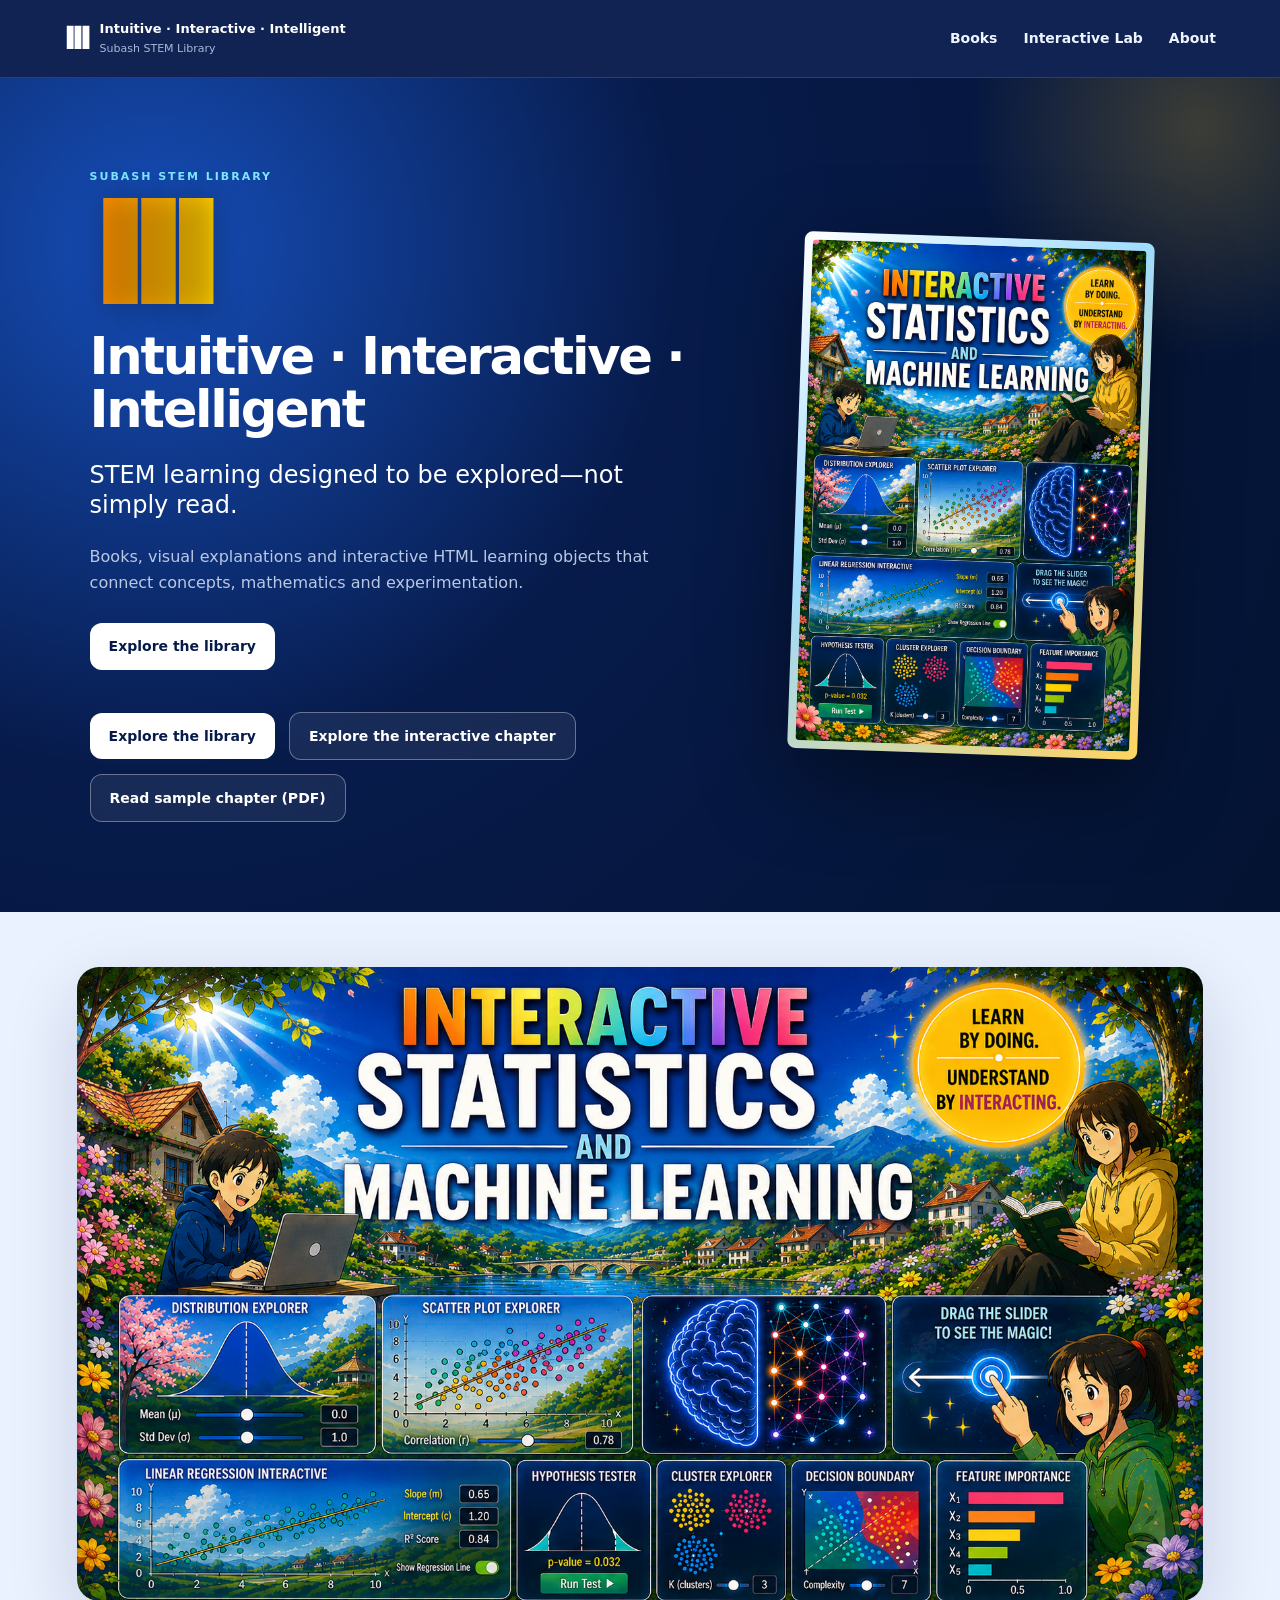
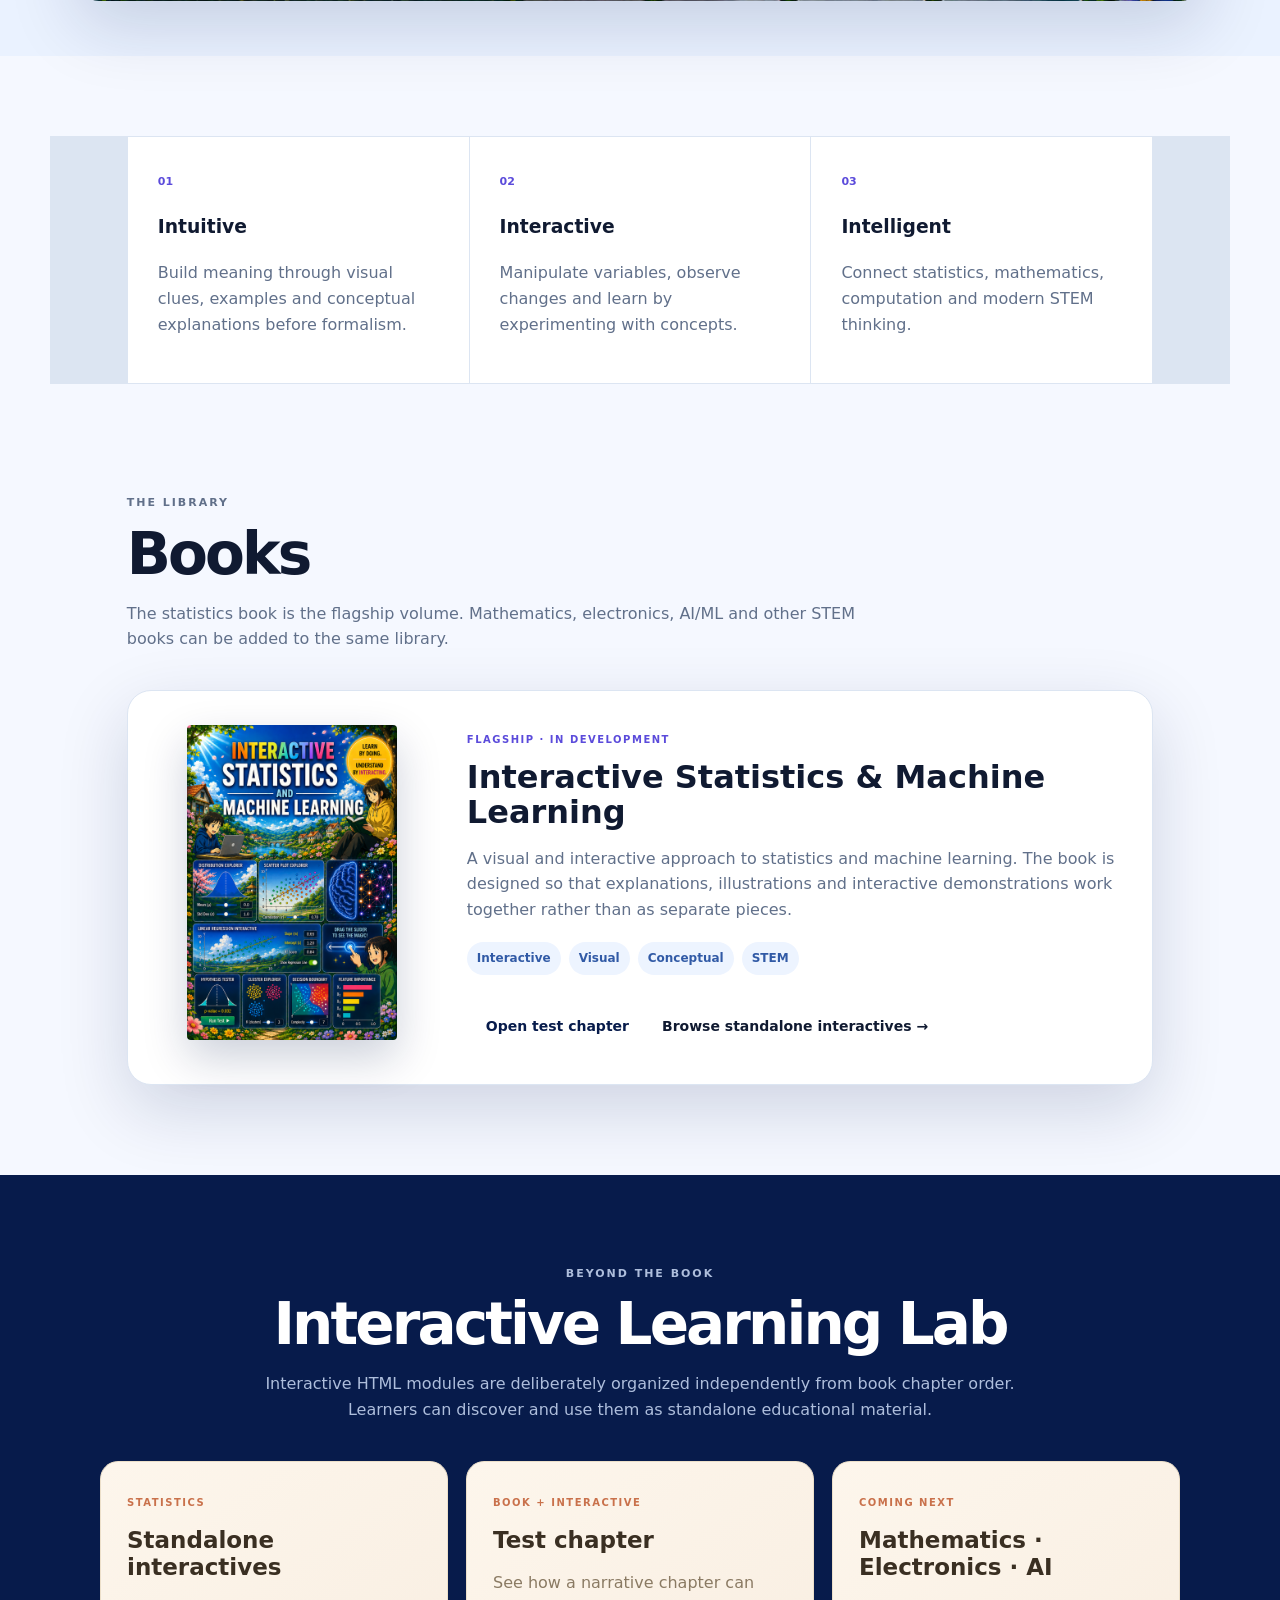
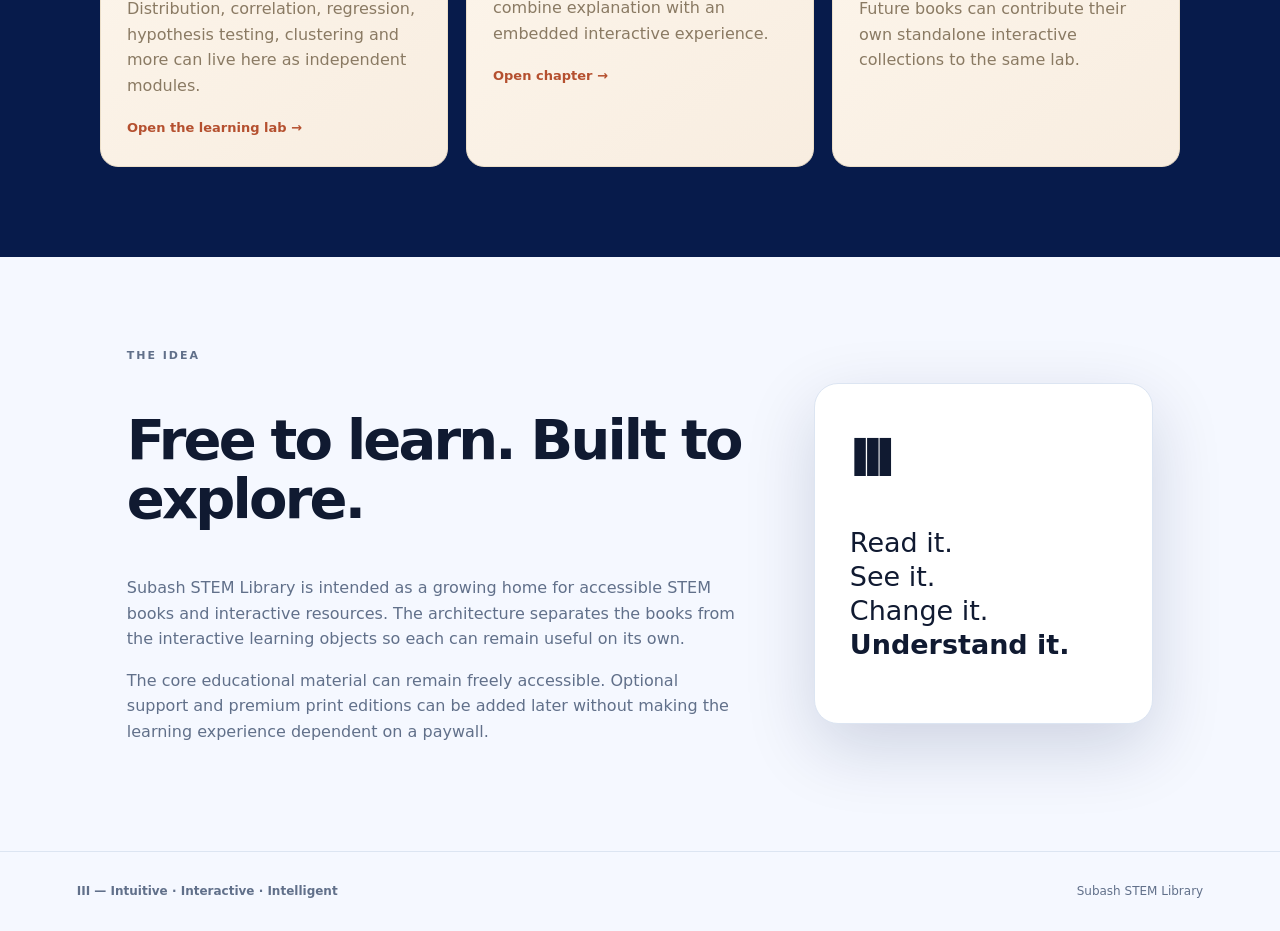
<file: index.html>
<!doctype html>
<html lang="en">
<head>
<meta charset="utf-8">
<meta name="viewport" content="width=device-width,initial-scale=1">
<title>III — Intuitive · Interactive · Intelligent | Subash STEM Library</title>
<meta name="description" content="Subash STEM Library — intuitive, interactive and intelligent STEM books and standalone interactive learning resources.">
<meta name="theme-color" content="#071b4b">
<link rel="stylesheet" href="/styles.css">
</head>
<body>
<header class="site-header">
  <a class="brand" href="/">
    <span class="brand-mark">III</span>
    <span><strong>Intuitive · Interactive · Intelligent</strong><small>Subash STEM Library</small></span>
  </a>
  <nav><a href="#books">Books</a><a href="#lab">Interactive Lab</a><a href="#about">About</a></nav>
</header>

<main>
<section class="hero">
  <div class="hero-copy">
    <p class="eyebrow">SUBASH STEM LIBRARY</p>
    <div class="iii">III</div>
    <h1>Intuitive · Interactive · Intelligent</h1>
    <p class="lead">STEM learning designed to be explored—not simply read.</p>
    <p class="sublead">Books, visual explanations and interactive HTML learning objects that connect concepts, mathematics and experimentation.</p>
    <div class="actions">
      <a class="button primary" href="#books">Explore the library</a>
      <div class="actions">
    <a class="button primary" href="#books">Explore the library</a>
    <a class="button glass" href="/books/statistics/test-chapter/">Explore the interactive chapter</a>
    <a class="button glass" href="/books/statistics/test-chapter/chapter-06-least-squares.pdf" target="_blank">Read sample chapter (PDF)</a>
</div>
    </div>
  </div>
  <div class="hero-book">
    <div class="cover-frame"><img src="/assets/statistics-cover.png" alt="Interactive Statistics and Machine Learning book cover"></div>
  </div>
</section>

<section class="visual-strip">
  <img src="/assets/statistics-landscape.png" alt="Interactive Statistics and Machine Learning visual showing statistical and machine-learning interactives">
</section>

<section class="principles">
  <div><b>01</b><h3>Intuitive</h3><p>Build meaning through visual clues, examples and conceptual explanations before formalism.</p></div>
  <div><b>02</b><h3>Interactive</h3><p>Manipulate variables, observe changes and learn by experimenting with concepts.</p></div>
  <div><b>03</b><h3>Intelligent</h3><p>Connect statistics, mathematics, computation and modern STEM thinking.</p></div>
</section>

<section id="books" class="section">
  <div class="section-heading"><p class="eyebrow">THE LIBRARY</p><h2>Books</h2><p>The statistics book is the flagship volume. Mathematics, electronics, AI/ML and other STEM books can be added to the same library.</p></div>
  <article class="book-card">
    <div class="book-visual"><img src="/assets/statistics-cover.png" alt="Interactive Statistics and Machine Learning"></div>
    <div class="book-info">
      <span class="tag">FLAGSHIP · IN DEVELOPMENT</span>
      <h3>Interactive Statistics &amp; Machine Learning</h3>
      <p>A visual and interactive approach to statistics and machine learning. The book is designed so that explanations, illustrations and interactive demonstrations work together rather than as separate pieces.</p>
      <div class="feature-pills"><span>Interactive</span><span>Visual</span><span>Conceptual</span><span>STEM</span></div>
      <div class="card-actions">
        <a class="button primary" href="/books/statistics/test-chapter/">Open test chapter</a>
        <a class="text-link" href="/interactive/">Browse standalone interactives →</a>
      </div>
    </div>
  </article>
</section>

<section id="lab" class="section dark">
  <div class="section-heading center"><p class="eyebrow">BEYOND THE BOOK</p><h2>Interactive Learning Lab</h2><p>Interactive HTML modules are deliberately organized independently from book chapter order. Learners can discover and use them as standalone educational material.</p></div>
  <div class="module-grid">
    <article class="module"><span>STATISTICS</span><h3>Standalone interactives</h3><p>Distribution, correlation, regression, hypothesis testing, clustering and more can live here as independent modules.</p><a href="/interactive/">Open the learning lab →</a></article>
    <article class="module"><span>BOOK + INTERACTIVE</span><h3>Test chapter</h3><p>See how a narrative chapter can combine explanation with an embedded interactive experience.</p><a href="/books/statistics/test-chapter/">Open chapter →</a></article>
    <article class="module"><span>COMING NEXT</span><h3>Mathematics · Electronics · AI</h3><p>Future books can contribute their own standalone interactive collections to the same lab.</p></article>
  </div>
</section>

<section id="about" class="section about">
  <div><p class="eyebrow">THE IDEA</p><h2>Free to learn. Built to explore.</h2><p>Subash STEM Library is intended as a growing home for accessible STEM books and interactive resources. The architecture separates the books from the interactive learning objects so each can remain useful on its own.</p><p class="muted">The core educational material can remain freely accessible. Optional support and premium print editions can be added later without making the learning experience dependent on a paywall.</p></div>
  <div class="quote-card"><span>III</span><p>Read it.<br>See it.<br>Change it.<br><strong>Understand it.</strong></p></div>
</section>
</main>

<footer><strong>III — Intuitive · Interactive · Intelligent</strong><span>Subash STEM Library</span></footer>
</body>
</html>
</file>
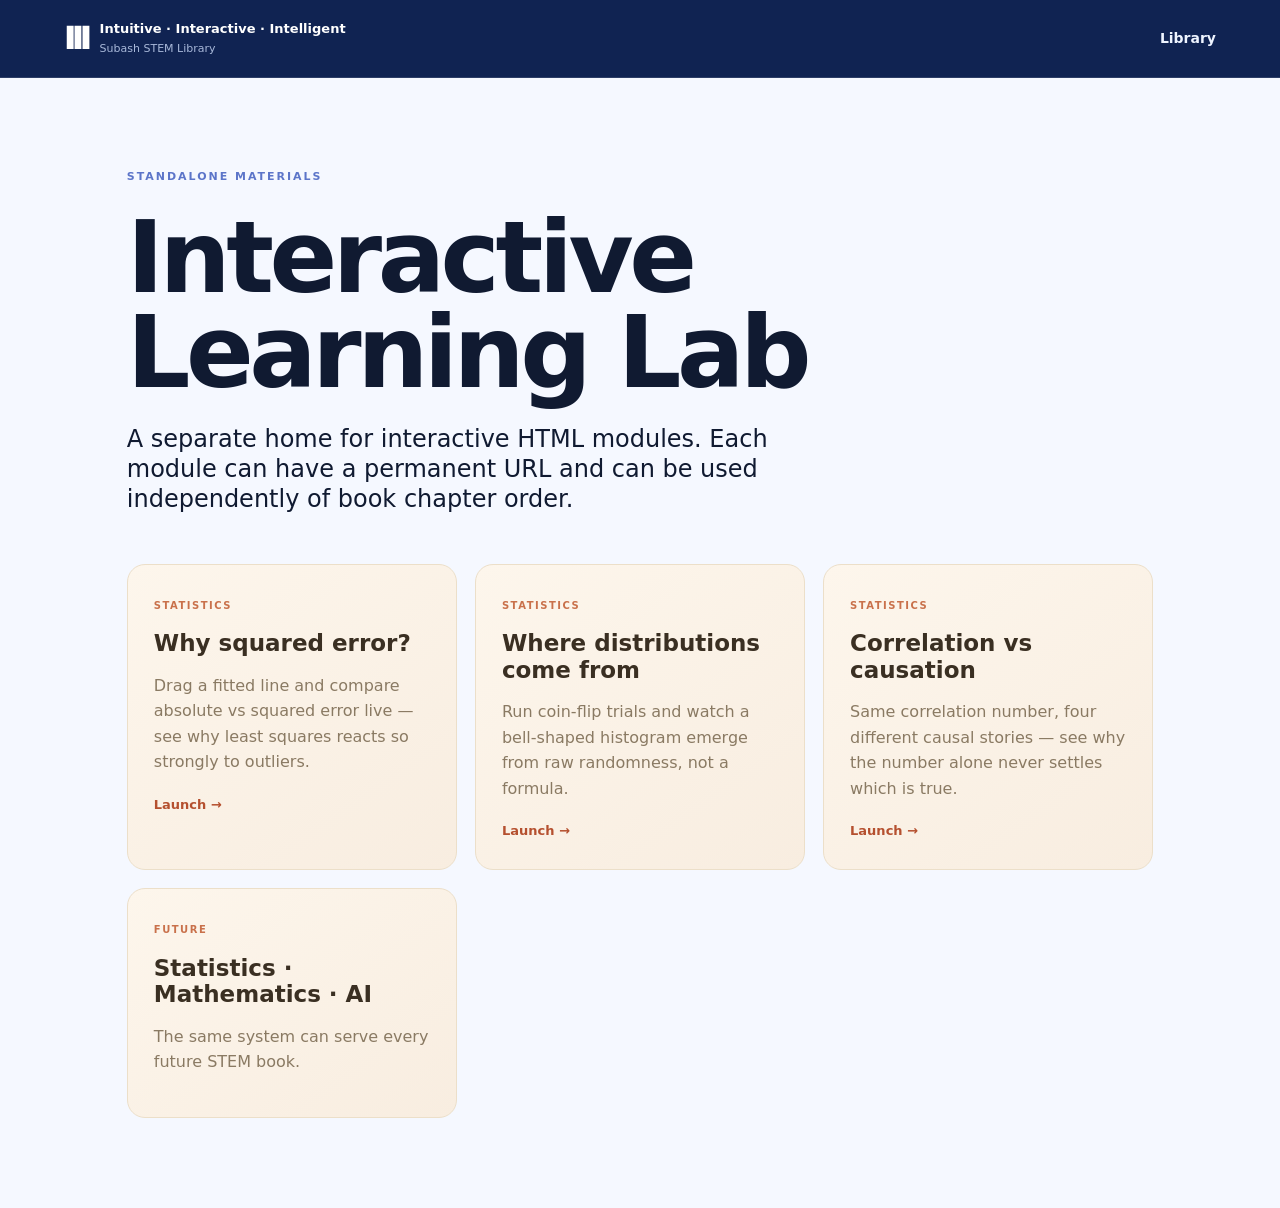
<file: interactive/index.html>
<!doctype html><html lang="en"><head><meta charset="utf-8"><meta name="viewport" content="width=device-width,initial-scale=1"><title>Interactive Learning Lab | Subash STEM Library</title><link rel="stylesheet" href="/styles.css"></head><body><header class="site-header"><a class="brand" href="/"><span class="brand-mark">III</span><span><strong>Intuitive · Interactive · Intelligent</strong><small>Subash STEM Library</small></span></a><nav><a href="/">Library</a></nav></header><main class="section"><p class="eyebrow">STANDALONE MATERIALS</p><h1 style="font-size:clamp(52px,8vw,100px);line-height:.95">Interactive<br>Learning Lab</h1><p class="lead">A separate home for interactive HTML modules. Each module can have a permanent URL and can be used independently of book chapter order.</p><div class="module-grid" style="margin-top:50px"><article class="module"><span>STATISTICS</span><h3>Why squared error?</h3><p>Drag a fitted line and compare absolute vs squared error live — see why least squares reacts so strongly to outliers.</p><a href="/interactive/least-squares/">Launch →</a></article><article class="module"><span>STATISTICS</span><h3>Where distributions come from</h3><p>Run coin-flip trials and watch a bell-shaped histogram emerge from raw randomness, not a formula.</p><a href="/interactive/probability-distributions/">Launch →</a></article><article class="module"><span>STATISTICS</span><h3>Correlation vs causation</h3><p>Same correlation number, four different causal stories — see why the number alone never settles which is true.</p><a href="/interactive/correlation-vs-causation/">Launch →</a></article><article class="module"><span>FUTURE</span><h3>Statistics · Mathematics · AI</h3><p>The same system can serve every future STEM book.</p></article></div></main></body></html>
</file>
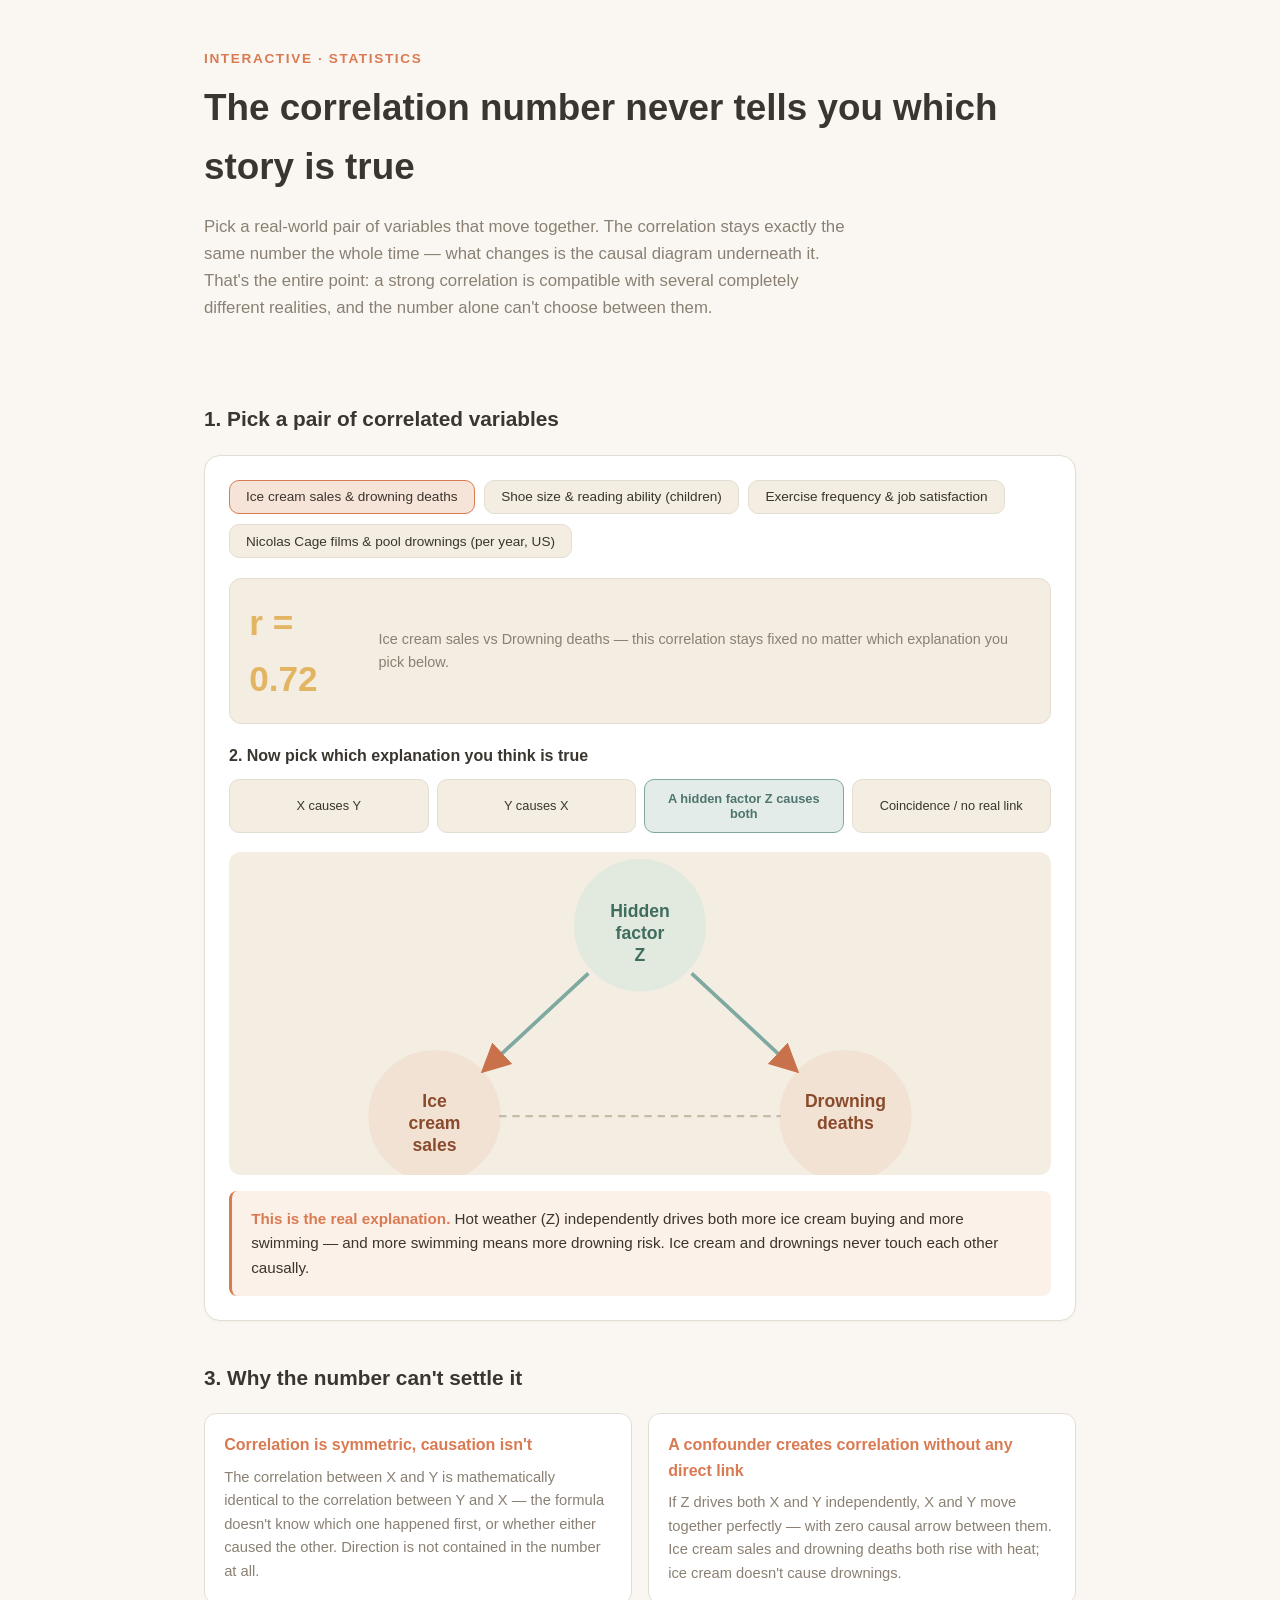
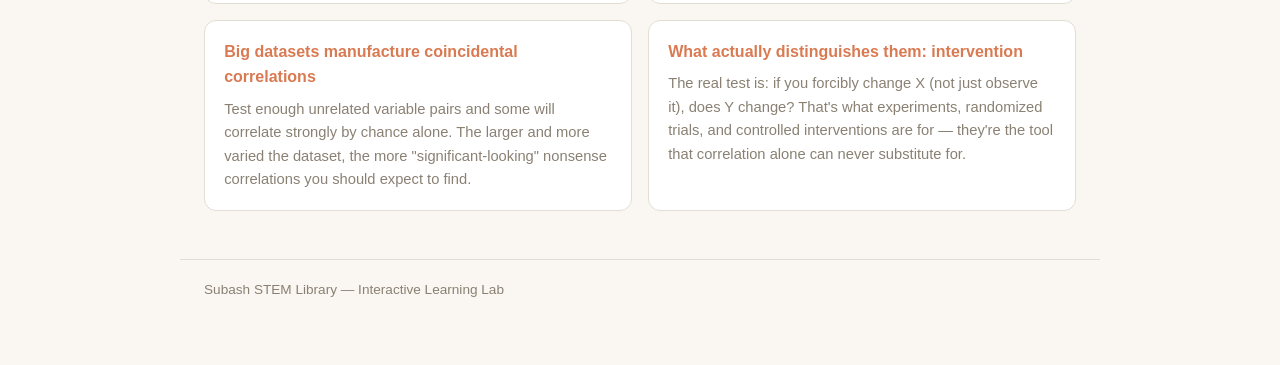
<file: interactive/correlation-vs-causation/index.html>
<!DOCTYPE html>
<html lang="en">
<head>
<meta charset="UTF-8">
<meta name="viewport" content="width=device-width, initial-scale=1.0">
<title>Same correlation, four different truths</title>
<style>
  :root{
    --bg:#faf7f2; --panel:#ffffff; --panel2:#f3ede2; --line:#e3ded3;
    --ink:#3a352e; --sub:#8a8073; --accent:#d97a52; --accent2:#7ea8a0;
    --good:#7fb896; --bad:#e08a7d; --warn:#e3b563;
  }
  *{box-sizing:border-box}
  body{
    margin:0; font-family:-apple-system,BlinkMacSystemFont,"Segoe UI",Roboto,sans-serif;
    background:var(--bg);
    color:var(--ink); line-height:1.6; padding:0 0 4rem;
  }
  header{padding:3rem 1.5rem 1.5rem; max-width:920px; margin:0 auto;}
  h1{font-size:clamp(1.6rem,3vw,2.3rem); margin:0 0 .5rem; font-weight:600;}
  .kicker{color:var(--accent); font-size:.85rem; letter-spacing:.12em; text-transform:uppercase; font-weight:600; margin-bottom:.6rem;}
  .lede{color:var(--sub); font-size:1.05rem; max-width:70ch;}
  main{max-width:920px; margin:0 auto; padding:0 1.5rem;}
  section{margin-top:2.5rem;}
  h2{font-size:1.3rem; font-weight:600; margin-bottom:.4rem;}
  p.explain{color:var(--sub); max-width:68ch; margin-top:.3rem;}
  .panel{background:var(--panel); border:1px solid var(--line); border-radius:16px; padding:1.5rem; margin-top:1.2rem; box-shadow:0 1px 3px rgba(60,50,30,.04);}

  .scenario-picker{display:flex; gap:.6rem; flex-wrap:wrap; margin-bottom:1.2rem;}
  .scenario-btn{
    background:var(--panel2); border:1px solid var(--line); color:var(--ink);
    padding:.55rem 1rem; border-radius:10px; font-size:.85rem; cursor:pointer; text-align:left;
  }
  .scenario-btn.active{border-color:var(--accent); background:#f7e4d8;}
  .scenario-btn:hover{border-color:var(--accent);}

  .corr-display{
    display:flex; align-items:center; gap:1rem; background:var(--panel2);
    border-radius:12px; padding:1rem 1.2rem; margin-bottom:1.2rem; border:1px solid var(--line);
  }
  .corr-num{font-size:2.2rem; font-weight:700; color:var(--warn); font-variant-numeric:tabular-nums;}
  .corr-label{color:var(--sub); font-size:.9rem;}

  .explanation-picker{display:grid; grid-template-columns:repeat(4,1fr); gap:.5rem; margin-bottom:1.2rem;}
  @media (max-width:700px){ .explanation-picker{grid-template-columns:1fr 1fr;} }
  .exp-btn{
    background:var(--panel2); border:1px solid var(--line); color:var(--ink);
    padding:.7rem .5rem; border-radius:10px; font-size:.8rem; cursor:pointer; text-align:center;
  }
  .exp-btn.active{border-color:var(--accent2); background:#e3ece9; color:#4f766e; font-weight:600;}
  .exp-btn:hover{border-color:var(--accent2);}

  svg{width:100%; height:auto; display:block; background:var(--panel2); border-radius:12px; margin-bottom:1rem;}

  .story-box{
    border-left:3px solid var(--accent); background:#fbf1e8;
    padding:1rem 1.2rem; border-radius:8px; font-size:.95rem;
  }
  .story-box strong{color:var(--accent);}

  .why-grid{display:grid; grid-template-columns:1fr 1fr; gap:1rem; margin-top:1.2rem;}
  @media (max-width:760px){ .why-grid{grid-template-columns:1fr;} }
  .why-card{background:var(--panel); border:1px solid var(--line); border-radius:12px; padding:1.1rem 1.2rem;}
  .why-card h3{margin:0 0 .5rem; font-size:1rem; color:var(--accent);}
  .why-card p{margin:0; color:var(--sub); font-size:.92rem;}
  footer{max-width:920px; margin:3rem auto 0; padding:0 1.5rem; color:var(--sub); font-size:.85rem; border-top:1px solid var(--line); padding-top:1.2rem;}
</style>
</head>
<body>

<header>
  <div class="kicker">Interactive · Statistics</div>
  <h1>The correlation number never tells you which story is true</h1>
  <p class="lede">Pick a real-world pair of variables that move together. The correlation stays exactly the same
  number the whole time — what changes is the causal diagram underneath it. That's the entire point: a strong
  correlation is compatible with several completely different realities, and the number alone can't choose between them.</p>
</header>

<main>

<section>
  <h2>1. Pick a pair of correlated variables</h2>
  <div class="panel">
    <div class="scenario-picker" id="scenarioPicker"></div>

    <div class="corr-display">
      <div class="corr-num" id="corrNum">r = 0.82</div>
      <div class="corr-label" id="corrLabel">A strong, real, measured correlation. This number does not change below — only the explanation does.</div>
    </div>

    <h2 style="font-size:1rem; margin-bottom:.6rem;">2. Now pick which explanation you think is true</h2>
    <div class="explanation-picker" id="explanationPicker">
      <button class="exp-btn" data-exp="forward">X causes Y</button>
      <button class="exp-btn" data-exp="reverse">Y causes X</button>
      <button class="exp-btn" data-exp="confound">A hidden factor Z causes both</button>
      <button class="exp-btn" data-exp="coincidence">Coincidence / no real link</button>
    </div>

    <svg id="stage" viewBox="0 0 560 220" role="img" aria-label="Causal diagram showing the relationship between the two selected variables under the chosen explanation"></svg>

    <div class="story-box" id="storyBox"></div>
  </div>
</section>

<section>
  <h2>3. Why the number can't settle it</h2>
  <div class="why-grid">
    <div class="why-card">
      <h3>Correlation is symmetric, causation isn't</h3>
      <p>The correlation between X and Y is mathematically identical to the correlation between Y and X — the
      formula doesn't know which one happened first, or whether either caused the other. Direction is not
      contained in the number at all.</p>
    </div>
    <div class="why-card">
      <h3>A confounder creates correlation without any direct link</h3>
      <p>If Z drives both X and Y independently, X and Y move together perfectly — with zero causal arrow between
      them. Ice cream sales and drowning deaths both rise with heat; ice cream doesn't cause drownings.</p>
    </div>
    <div class="why-card">
      <h3>Big datasets manufacture coincidental correlations</h3>
      <p>Test enough unrelated variable pairs and some will correlate strongly by chance alone. The larger and
      more varied the dataset, the more "significant-looking" nonsense correlations you should expect to find.</p>
    </div>
    <div class="why-card">
      <h3>What actually distinguishes them: intervention</h3>
      <p>The real test is: if you forcibly change X (not just observe it), does Y change? That's what experiments,
      randomized trials, and controlled interventions are for — they're the tool that correlation alone can never substitute for.</p>
    </div>
  </div>
</section>

</main>

<footer>Subash STEM Library — Interactive Learning Lab</footer>

<script>
(function(){
  const scenarios = [
    {
      id:'icecream', label:'Ice cream sales & drowning deaths', x:'Ice cream sales', y:'Drowning deaths', r:'0.72',
      stories:{
        forward:'If this were true, buying more ice cream would somehow make people drown more — no plausible mechanism exists.',
        reverse:'If this were true, drownings would cause more ice cream sales — equally implausible.',
        confound:'<strong>This is the real explanation.</strong> Hot weather (Z) independently drives both more ice cream buying and more swimming — and more swimming means more drowning risk. Ice cream and drownings never touch each other causally.',
        coincidence:'Unlikely here — the seasonal pattern is too consistent and too large to be random noise. A confounder explains it far better.'
      }
    },
    {
      id:'shoesize', label:'Shoe size & reading ability (children)', x:'Shoe size', y:'Reading score', r:'0.61',
      stories:{
        forward:'Bigger feet do not improve reading comprehension — there is no mechanism.',
        reverse:'Better reading does not make feet grow — also implausible.',
        confound:'<strong>This is the real explanation.</strong> Age (Z) drives both: older children have bigger feet and, from more years of schooling, better reading scores. Remove age from the comparison and the correlation between shoe size and reading vanishes.',
        coincidence:'Not coincidence — the pattern is too strong and consistent across populations. It is a textbook confounder.'
      }
    },
    {
      id:'exercise', label:'Exercise frequency & job satisfaction', x:'Weekly exercise', y:'Job satisfaction', r:'0.44',
      stories:{
        forward:'<strong>Plausible and well-supported.</strong> Exercise measurably reduces stress and improves mood and energy, which can genuinely raise reported satisfaction at work.',
        reverse:'<strong>Also plausible.</strong> People who feel more satisfied and less stressed at work may have more energy and time left to exercise — causation could run this way too.',
        confound:'Possible: financial security or overall health (Z) could independently support both more exercise and more career satisfaction.',
        coincidence:'Unlikely given consistent findings across multiple studies, but the effect size here is modest — leaving real room for any of the other three explanations.'
      }
    },
    {
      id:'nicolascage', label:'Nicolas Cage films & pool drownings (per year, US)', x:'Nicolas Cage films released', y:'Swimming pool drownings', r:'0.67',
      stories:{
        forward:'No mechanism connects a film release to swimming pool deaths — implausible on its face.',
        reverse:'Drowning statistics do not influence a film release schedule — implausible.',
        confound:'No sensible shared cause links these two specific series either.',
        coincidence:'<strong>This is the real explanation.</strong> With enough time-series pairs compared, some will correlate strongly by pure chance. This is a famous example used specifically to demonstrate spurious correlation — a strong number with no causal story behind it at all.'
      }
    }
  ];

  let currentScenario = scenarios[0];
  let currentExp = 'confound';

  const picker = document.getElementById('scenarioPicker');
  scenarios.forEach(s=>{
    const b = document.createElement('button');
    b.className = 'scenario-btn' + (s.id===currentScenario.id ? ' active':'');
    b.textContent = s.label;
    b.addEventListener('click', ()=>{
      currentScenario = s;
      document.querySelectorAll('.scenario-btn').forEach(x=>x.classList.remove('active'));
      b.classList.add('active');
      render();
    });
    picker.appendChild(b);
  });

  document.querySelectorAll('.exp-btn').forEach(b=>{
    if(b.dataset.exp==='confound') b.classList.add('active');
    b.addEventListener('click', ()=>{
      currentExp = b.dataset.exp;
      document.querySelectorAll('.exp-btn').forEach(x=>x.classList.remove('active'));
      b.classList.add('active');
      render();
    });
  });

  function el(tag, attrs, text){
    const e = document.createElementNS('http://www.w3.org/2000/svg', tag);
    for(const k in attrs) e.setAttribute(k, attrs[k]);
    if(text) e.textContent = text;
    return e;
  }

  function drawDiagram(exp){
    const svg = document.getElementById('stage');
    svg.innerHTML = '';
    const W=560,H=220;

    function node(cx,cy,label,color,textColor){
      const g = el('g',{});
      g.appendChild(el('circle',{cx,cy,r:44,fill:color,opacity:.5,stroke:color,'stroke-width':2}));
      const words = label.split(' ');
      let ty = cy - (words.length>1 ? 6 : 0);
      words.forEach((w,i)=>{
        g.appendChild(el('text',{x:cx,y:ty+i*15,'text-anchor':'middle','font-size':12,fill:textColor,'font-weight':600}, w));
      });
      svg.appendChild(g);
      return {cx,cy};
    }

    function arrow(x1,y1,x2,y2,color){
      const dx=x2-x1, dy=y2-y1, len=Math.sqrt(dx*dx+dy*dy);
      const ux=dx/len, uy=dy/len;
      const sx=x1+ux*48, sy=y1+uy*48, ex=x2-ux*48, ey=y2-uy*48;
      svg.appendChild(el('line',{x1:sx,y1:sy,x2:ex,y2:ey,stroke:color,'stroke-width':2.5,'marker-end':'url(#arrowhead)'}));
    }

    const defs = el('defs',{});
    const marker = el('marker',{id:'arrowhead',markerWidth:8,markerHeight:8,refX:6,refY:4,orient:'auto'});
    marker.appendChild(el('path',{d:'M0,0 L8,4 L0,8 Z',fill:'#c9714b'}));
    defs.appendChild(marker);
    svg.appendChild(defs);

    const X = currentScenario.x, Y = currentScenario.y;

    if(exp==='forward'){
      const a = node(140,110,X,'#f0d9c8','#8a4b2c');
      const b = node(420,110,Y,'#f0d9c8','#8a4b2c');
      arrow(a.cx,a.cy,b.cx,b.cy,'#c9714b');
    } else if(exp==='reverse'){
      const a = node(140,110,X,'#f0d9c8','#8a4b2c');
      const b = node(420,110,Y,'#f0d9c8','#8a4b2c');
      arrow(b.cx,b.cy,a.cx,a.cy,'#c9714b');
    } else if(exp==='confound'){
      const z = node(280,50,'Hidden factor Z','#d3e6de','#3f6e60');
      const a = node(140,180,X,'#f0d9c8','#8a4b2c');
      const b = node(420,180,Y,'#f0d9c8','#8a4b2c');
      arrow(z.cx,z.cy,a.cx,a.cy,'#7ea8a0');
      arrow(z.cx,z.cy,b.cx,b.cy,'#7ea8a0');
      svg.appendChild(el('line',{x1:a.cx+44,y1:a.cy,x2:b.cx-44,y2:b.cy,stroke:'#c4bba8','stroke-width':1.5,'stroke-dasharray':'5,4'}));
    } else {
      const a = node(140,110,X,'#f0d9c8','#8a4b2c');
      const b = node(420,110,Y,'#f0d9c8','#8a4b2c');
      svg.appendChild(el('line',{x1:a.cx+44,y1:a.cy,x2:b.cx-44,y2:b.cy,stroke:'#c4bba8','stroke-width':1.5,'stroke-dasharray':'5,4'}));
      svg.appendChild(el('text',{x:280,y:70,'text-anchor':'middle','font-size':12,fill:'#8a8073'}, 'no causal link — coincidence'));
    }
  }

  function render(){
    document.getElementById('corrNum').textContent = 'r = ' + currentScenario.r;
    document.getElementById('corrLabel').textContent = X_Y_LABEL();
    drawDiagram(currentExp);
    document.getElementById('storyBox').innerHTML = currentScenario.stories[currentExp];
  }

  function X_Y_LABEL(){
    return currentScenario.x + ' vs ' + currentScenario.y + ' — this correlation stays fixed no matter which explanation you pick below.';
  }

  render();
})();
</script>

</body>
</html>
</file>
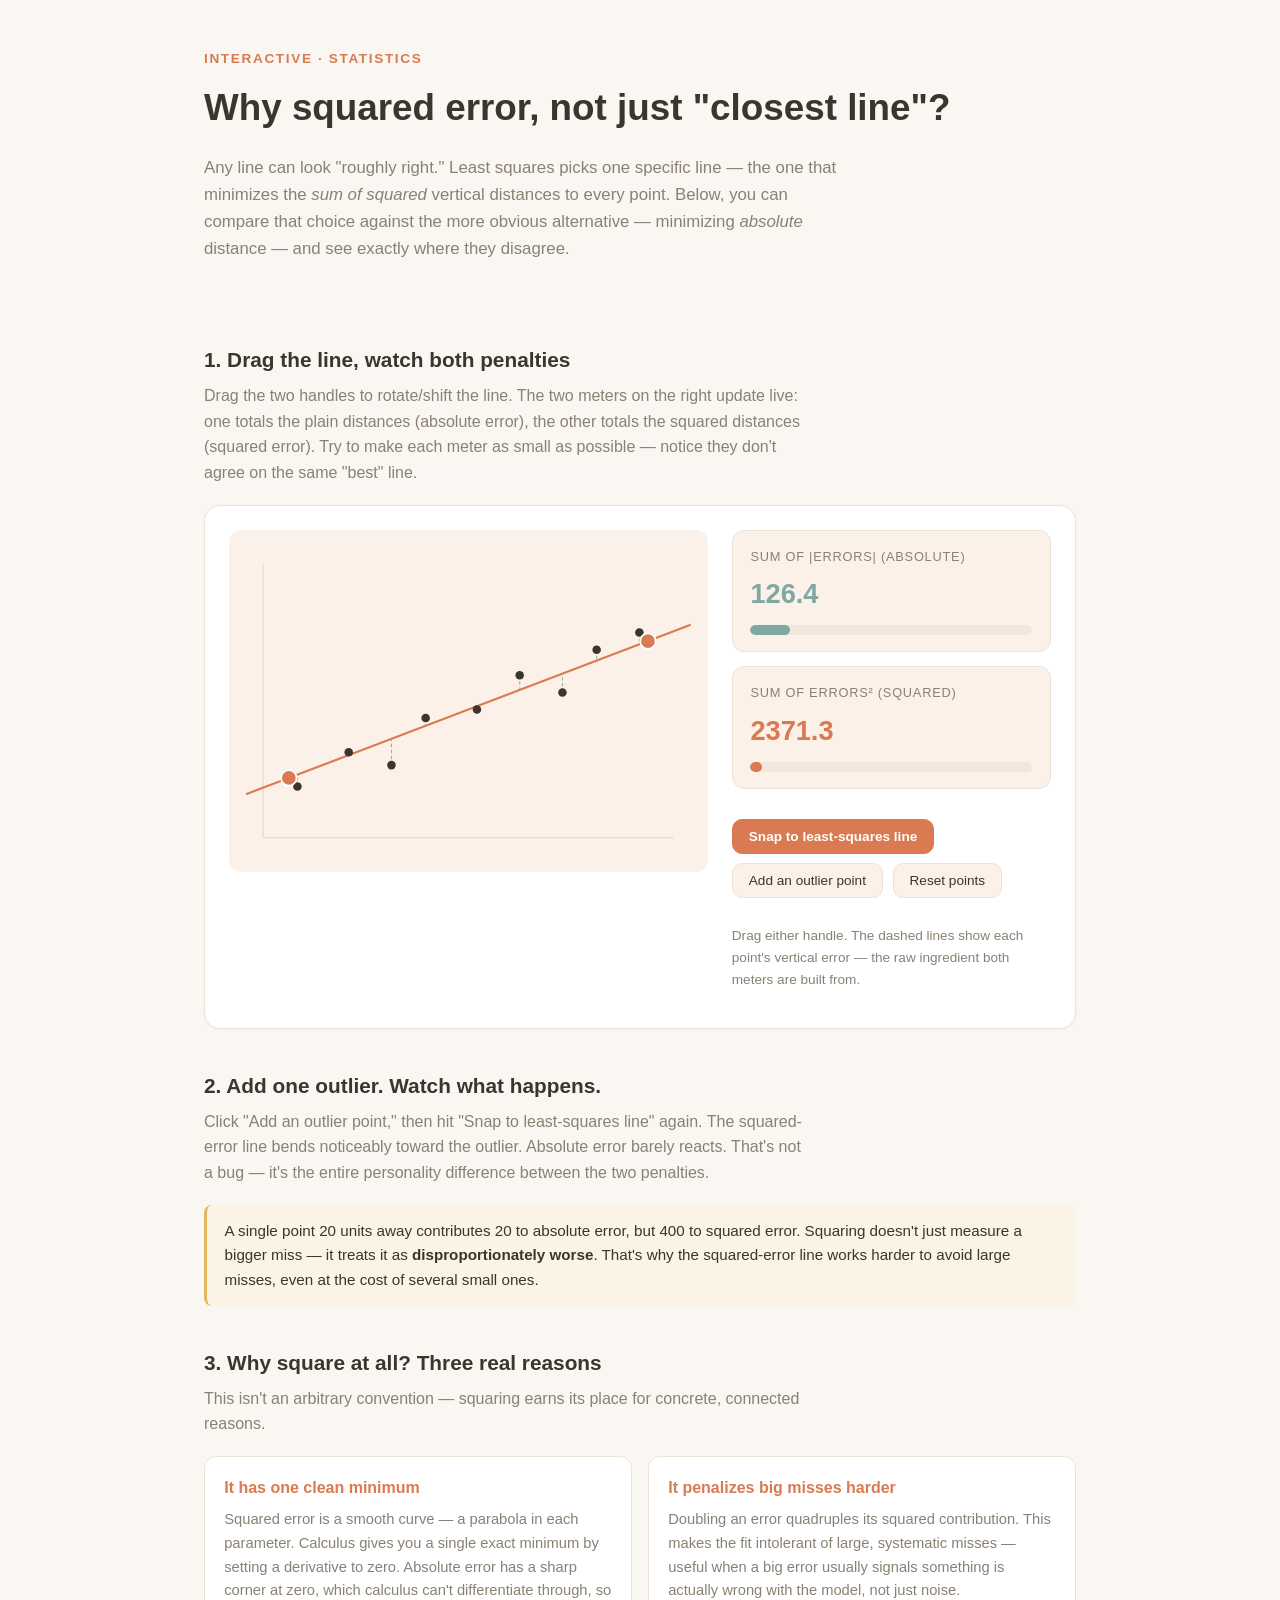
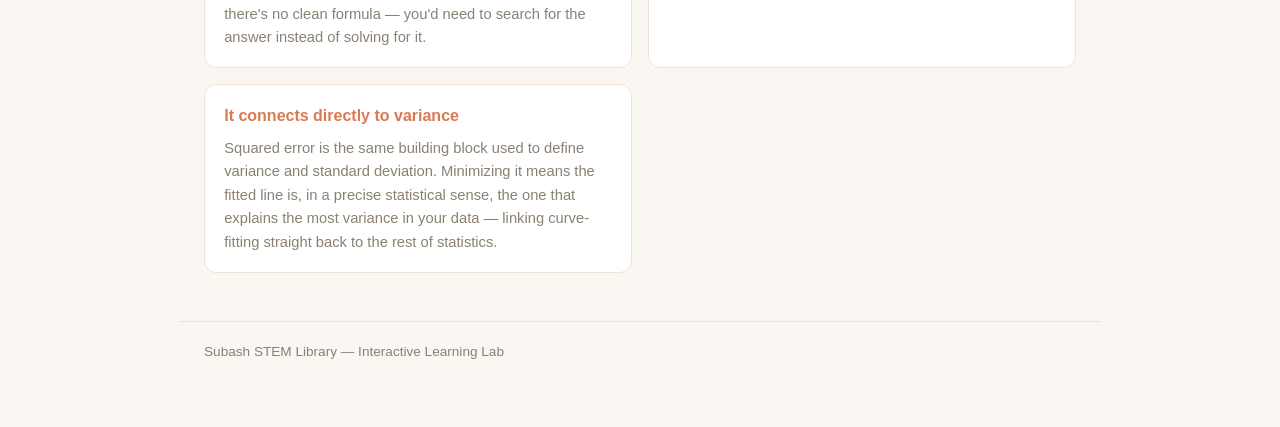
<file: interactive/least-squares/index.html>
<!DOCTYPE html>
<html lang="en">
<head>
<meta charset="UTF-8">
<meta name="viewport" content="width=device-width, initial-scale=1.0">
<title>Why squared error? — Least squares, intuitively</title>
<style>
  :root{
    --bg:#faf7f2; --panel:#ffffff; --panel2:#fbf1e8; --line:#ece3d6;
    --ink:#3a352e; --sub:#8a8073; --accent:#d97a52; --accent2:#7ea8a0;
    --good:#7fb896; --bad:#e08a7d; --warn:#e3b563;
  }
  *{box-sizing:border-box}
  body{
    margin:0; font-family:-apple-system,BlinkMacSystemFont,"Segoe UI",Roboto,sans-serif;
    background:var(--bg);
    color:var(--ink); line-height:1.6; padding:0 0 4rem;
  }
  header{padding:3rem 1.5rem 1.5rem; max-width:920px; margin:0 auto;}
  h1{font-size:clamp(1.6rem,3vw,2.3rem); margin:0 0 .5rem; font-weight:600;}
  .kicker{color:var(--accent); font-size:.85rem; letter-spacing:.12em; text-transform:uppercase; font-weight:600; margin-bottom:.6rem;}
  .lede{color:var(--sub); font-size:1.05rem; max-width:70ch;}
  main{max-width:920px; margin:0 auto; padding:0 1.5rem;}
  section{margin-top:2.5rem;}
  h2{font-size:1.3rem; font-weight:600; margin-bottom:.4rem;}
  p.explain{color:var(--sub); max-width:68ch; margin-top:.3rem;}
  .panel{
    background:var(--panel); border:1px solid var(--line); border-radius:16px;
    padding:1.5rem; margin-top:1.2rem; box-shadow:0 1px 3px rgba(60,50,30,.04);
  }
  .stage-wrap{display:grid; grid-template-columns: 1.5fr 1fr; gap:1.5rem;}
  @media (max-width:760px){ .stage-wrap{grid-template-columns:1fr;} }
  svg{width:100%; height:auto; display:block; background:var(--panel2); border-radius:12px; touch-action:none;}
  .metrics{display:flex; flex-direction:column; gap:.9rem;}
  .metric{
    background:var(--panel2); border-radius:12px; padding:1rem 1.1rem;
    border:1px solid var(--line);
  }
  .metric .label{font-size:.8rem; color:var(--sub); text-transform:uppercase; letter-spacing:.06em; margin-bottom:.3rem;}
  .metric .value{font-size:1.7rem; font-weight:700; font-variant-numeric:tabular-nums;}
  .metric.abs .value{color:var(--accent2);}
  .metric.sq .value{color:var(--accent);}
  .bar-track{height:10px; border-radius:6px; background:#f1e7da; margin-top:.6rem; overflow:hidden;}
  .bar-fill{height:100%; border-radius:6px; transition:width .15s ease;}
  .bar-fill.abs{background:var(--accent2);}
  .bar-fill.sq{background:var(--accent);}
  .controls{display:flex; gap:.6rem; flex-wrap:wrap; margin-top:1rem;}
  button{
    background:var(--panel2); color:var(--ink); border:1px solid var(--line);
    padding:.55rem 1rem; border-radius:10px; font-size:.85rem; cursor:pointer;
    transition:background .15s, border-color .15s;
  }
  button:hover{background:#f5e8d8; border-color:var(--accent);}
  button.primary{background:var(--accent); border-color:var(--accent); color:#fff; font-weight:600;}
  button.primary:hover{background:#c96a44;}
  .hint{color:var(--sub); font-size:.85rem; margin-top:.8rem;}
  .callout{
    border-left:3px solid var(--warn); background:#fbf3e4;
    padding:.9rem 1.1rem; border-radius:8px; margin-top:1.2rem; color:var(--ink); font-size:.95rem;
  }
  .why-grid{display:grid; grid-template-columns:1fr 1fr; gap:1rem; margin-top:1.2rem;}
  @media (max-width:760px){ .why-grid{grid-template-columns:1fr;} }
  .why-card{background:var(--panel); border:1px solid var(--line); border-radius:12px; padding:1.1rem 1.2rem;}
  .why-card h3{margin:0 0 .5rem; font-size:1rem; color:var(--accent);}
  .why-card p{margin:0; color:var(--sub); font-size:.92rem;}
  footer{max-width:920px; margin:3rem auto 0; padding:0 1.5rem; color:var(--sub); font-size:.85rem; border-top:1px solid var(--line); padding-top:1.2rem;}
</style>
</head>
<body>

<header>
  <div class="kicker">Interactive · Statistics</div>
  <h1>Why squared error, not just "closest line"?</h1>
  <p class="lede">Any line can look "roughly right." Least squares picks one specific line — the one that
  minimizes the <em>sum of squared</em> vertical distances to every point. Below, you can compare that choice
  against the more obvious alternative — minimizing <em>absolute</em> distance — and see exactly where they disagree.</p>
</header>

<main>

<section>
  <h2>1. Drag the line, watch both penalties</h2>
  <p class="explain">Drag the two handles to rotate/shift the line. The two meters on the right update live:
  one totals the plain distances (absolute error), the other totals the squared distances (squared error).
  Try to make each meter as small as possible — notice they don't agree on the same "best" line.</p>

  <div class="panel">
    <div class="stage-wrap">
      <svg id="stage" viewBox="0 0 560 400" role="img" aria-label="Scatter plot with a draggable line; error segments shown as vertical dashed lines from each point to the line.">
        <title>Least squares fitting stage</title>
      </svg>
      <div class="metrics">
        <div class="metric abs">
          <div class="label">Sum of |errors| (absolute)</div>
          <div class="value" id="absVal">–</div>
          <div class="bar-track"><div class="bar-fill abs" id="absBar" style="width:0%"></div></div>
        </div>
        <div class="metric sq">
          <div class="label">Sum of errors² (squared)</div>
          <div class="value" id="sqVal">–</div>
          <div class="bar-track"><div class="bar-fill sq" id="sqBar" style="width:0%"></div></div>
        </div>
        <div class="controls">
          <button class="primary" id="fitSquares">Snap to least-squares line</button>
          <button id="addOutlier">Add an outlier point</button>
          <button id="reset">Reset points</button>
        </div>
        <p class="hint">Drag either handle. The dashed lines show each point's vertical error — the raw ingredient both meters are built from.</p>
      </div>
    </div>
  </div>
</section>

<section>
  <h2>2. Add one outlier. Watch what happens.</h2>
  <p class="explain">Click "Add an outlier point," then hit "Snap to least-squares line" again. The squared-error
  line bends noticeably toward the outlier. Absolute error barely reacts. That's not a bug — it's the entire
  personality difference between the two penalties.</p>
  <div class="callout" id="outlierNote">
    A single point 20 units away contributes 20 to absolute error, but 400 to squared error.
    Squaring doesn't just measure a bigger miss — it treats it as <strong>disproportionately worse</strong>.
    That's why the squared-error line works harder to avoid large misses, even at the cost of several small ones.
  </div>
</section>

<section>
  <h2>3. Why square at all? Three real reasons</h2>
  <p class="explain">This isn't an arbitrary convention — squaring earns its place for concrete, connected reasons.</p>
  <div class="why-grid">
    <div class="why-card">
      <h3>It has one clean minimum</h3>
      <p>Squared error is a smooth curve — a parabola in each parameter. Calculus gives you a single exact
      minimum by setting a derivative to zero. Absolute error has a sharp corner at zero, which calculus can't
      differentiate through, so there's no clean formula — you'd need to search for the answer instead of solving for it.</p>
    </div>
    <div class="why-card">
      <h3>It penalizes big misses harder</h3>
      <p>Doubling an error quadruples its squared contribution. This makes the fit intolerant of large,
      systematic misses — useful when a big error usually signals something is actually wrong with the model,
      not just noise.</p>
    </div>
    <div class="why-card">
      <h3>It connects directly to variance</h3>
      <p>Squared error is the same building block used to define variance and standard deviation. Minimizing it
      means the fitted line is, in a precise statistical sense, the one that explains the most variance in your
      data — linking curve-fitting straight back to the rest of statistics.</p>
    </div>
  </div>
</section>

</main>

<footer>Subash STEM Library — Interactive Learning Lab</footer>

<script>
(function(){
  const svg = document.getElementById('stage');
  const NS = 'http://www.w3.org/2000/svg';
  const W = 560, H = 400, PAD = 40;

  let points = [
    {x:80,y:300},{x:140,y:260},{x:190,y:275},{x:230,y:220},
    {x:290,y:210},{x:340,y:170},{x:390,y:190},{x:430,y:140},{x:480,y:120}
  ];

  let h1 = {x:70, y:290};
  let h2 = {x:490, y:130};

  function lineParams(){
    const m = (h2.y - h1.y) / (h2.x - h1.x || 1e-6);
    const b = h1.y - m*h1.x;
    return {m,b};
  }

  function yOnLine(x){ const {m,b} = lineParams(); return m*x+b; }

  function computeErrors(){
    let absSum=0, sqSum=0;
    for(const p of points){
      const err = p.y - yOnLine(p.x);
      absSum += Math.abs(err);
      sqSum += err*err;
    }
    return {absSum, sqSum};
  }

  function fmt(n){ return n.toFixed(1); }

  function updateMetrics(){
    const {absSum, sqSum} = computeErrors();
    document.getElementById('absVal').textContent = fmt(absSum);
    document.getElementById('sqVal').textContent = fmt(sqSum);
    const maxAbs = 900, maxSq = 60000;
    document.getElementById('absBar').style.width = Math.min(100, absSum/maxAbs*100) + '%';
    document.getElementById('sqBar').style.width = Math.min(100, sqSum/maxSq*100) + '%';
  }

  function el(tag, attrs){
    const e = document.createElementNS(NS, tag);
    for(const k in attrs) e.setAttribute(k, attrs[k]);
    return e;
  }

  function render(){
    svg.innerHTML = '';
    svg.appendChild(el('line',{x1:PAD,y1:H-PAD,x2:W-PAD,y2:H-PAD,stroke:'#ddd0bc','stroke-width':1}));
    svg.appendChild(el('line',{x1:PAD,y1:PAD,x2:PAD,y2:H-PAD,stroke:'#ddd0bc','stroke-width':1}));

    const {m,b} = lineParams();
    const xL = 20, xR = 540;
    svg.appendChild(el('line',{x1:xL,y1:m*xL+b,x2:xR,y2:m*xR+b,stroke:'#d97a52','stroke-width':2.5}));

    for(const p of points){
      const ly = yOnLine(p.x);
      svg.appendChild(el('line',{x1:p.x,y1:p.y,x2:p.x,y2:ly,stroke:'#7ea8a0','stroke-width':1.3,'stroke-dasharray':'4,3',opacity:.8}));
      svg.appendChild(el('circle',{cx:p.x,cy:p.y,r:5,fill:'#3a352e'}));
    }

    [h1,h2].forEach((h,i)=>{
      const c = el('circle',{cx:h.x,cy:h.y,r:9,fill:'#d97a52',stroke:'#ffffff','stroke-width':2,cursor:'grab'});
      c.dataset.handle = i;
      svg.appendChild(c);
    });

    updateMetrics();
    attachDrag();
  }

  function attachDrag(){
    let active = null;
    svg.querySelectorAll('circle[data-handle]').forEach(c=>{
      c.addEventListener('pointerdown', e=>{
        active = c.dataset.handle;
        svg.setPointerCapture(e.pointerId);
      });
    });
    svg.addEventListener('pointermove', e=>{
      if(active===null) return;
      const rect = svg.getBoundingClientRect();
      const scaleX = W / rect.width, scaleY = H / rect.height;
      const x = (e.clientX - rect.left) * scaleX;
      const y = (e.clientY - rect.top) * scaleY;
      if(active === '0'){ h1.x=x; h1.y=y; } else { h2.x=x; h2.y=y; }
      render();
    });
    svg.addEventListener('pointerup', ()=>{ active=null; });
    svg.addEventListener('pointerleave', ()=>{ active=null; });
  }

  function leastSquaresFit(){
    const n = points.length;
    let sx=0, sy=0, sxy=0, sxx=0;
    for(const p of points){ sx+=p.x; sy+=p.y; sxy+=p.x*p.y; sxx+=p.x*p.x; }
    const m = (n*sxy - sx*sy) / (n*sxx - sx*sx);
    const b = (sy - m*sx) / n;
    h1 = {x:20, y:m*20+b};
    h2 = {x:540, y:m*540+b};
    render();
  }

  document.getElementById('fitSquares').addEventListener('click', leastSquaresFit);
  document.getElementById('addOutlier').addEventListener('click', ()=>{
    points.push({x:500, y:340});
    render();
  });
  document.getElementById('reset').addEventListener('click', ()=>{
    points = [
      {x:80,y:300},{x:140,y:260},{x:190,y:275},{x:230,y:220},
      {x:290,y:210},{x:340,y:170},{x:390,y:190},{x:430,y:140},{x:480,y:120}
    ];
    h1 = {x:70,y:290}; h2 = {x:490,y:130};
    render();
  });

  render();
})();
</script>

</body>
</html>
</file>
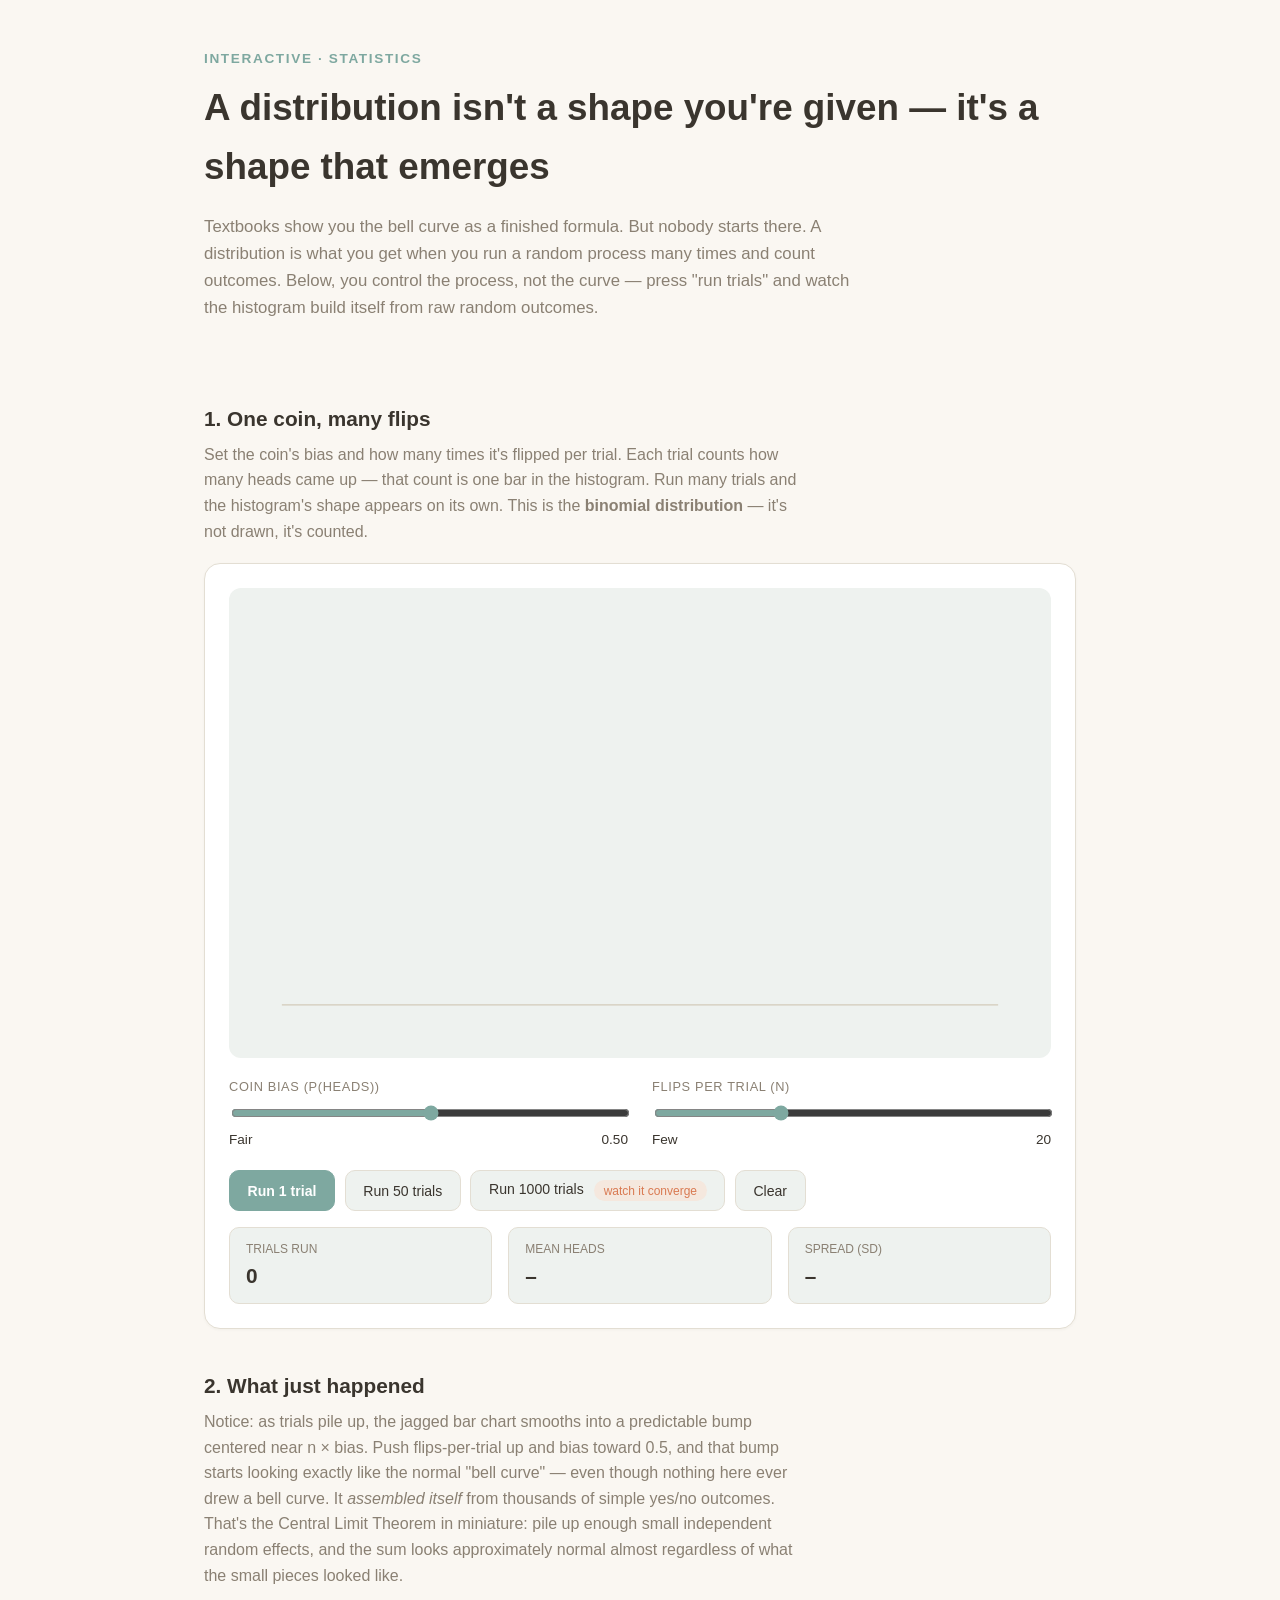
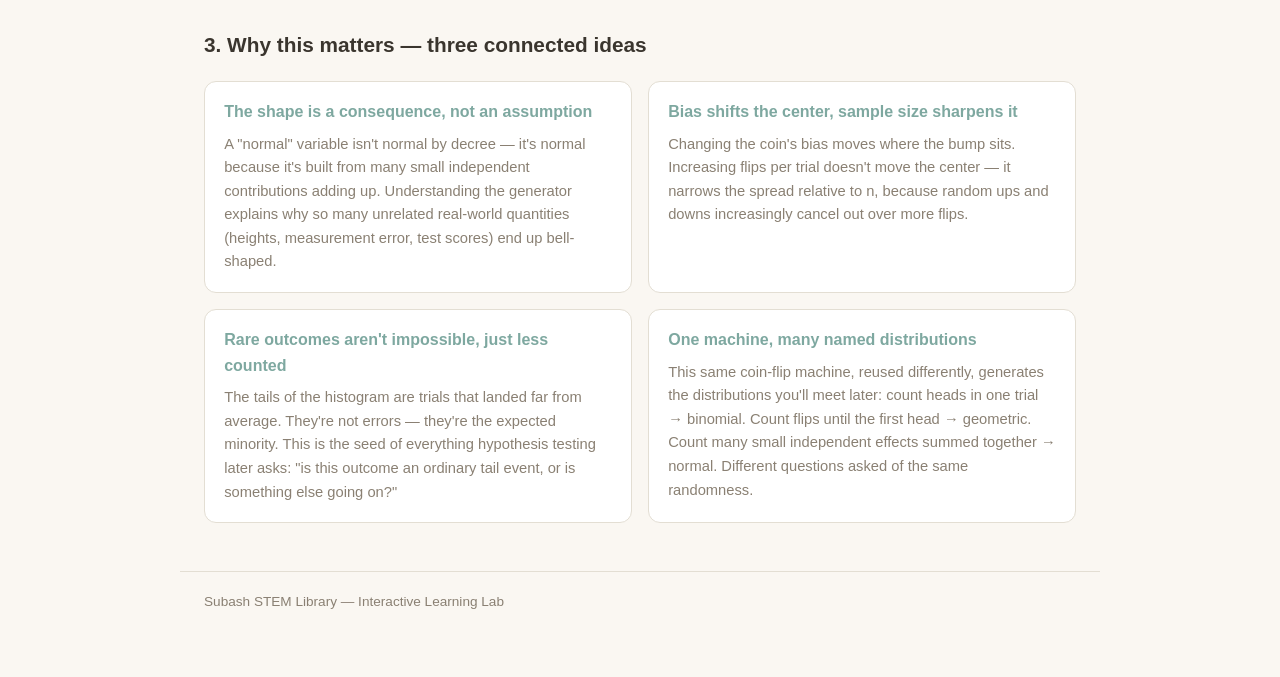
<file: interactive/probability-distributions/index.html>
<!DOCTYPE html>
<html lang="en">
<head>
<meta charset="UTF-8">
<meta name="viewport" content="width=device-width, initial-scale=1.0">
<title>Where distributions come from — watch the shape emerge</title>
<style>
  :root{
    --bg:#faf7f2; --panel:#ffffff; --panel2:#eef2ef; --line:#e3ded3;
    --ink:#3a352e; --sub:#8a8073; --accent:#7ea8a0; --accent2:#d97a52; --good:#7fb896;
  }
  *{box-sizing:border-box}
  body{
    margin:0; font-family:-apple-system,BlinkMacSystemFont,"Segoe UI",Roboto,sans-serif;
    background:var(--bg);
    color:var(--ink); line-height:1.6; padding:0 0 4rem;
  }
  header{padding:3rem 1.5rem 1.5rem; max-width:920px; margin:0 auto;}
  h1{font-size:clamp(1.6rem,3vw,2.3rem); margin:0 0 .5rem; font-weight:600;}
  .kicker{color:var(--accent); font-size:.85rem; letter-spacing:.12em; text-transform:uppercase; font-weight:600; margin-bottom:.6rem;}
  .lede{color:var(--sub); font-size:1.05rem; max-width:70ch;}
  main{max-width:920px; margin:0 auto; padding:0 1.5rem;}
  section{margin-top:2.5rem;}
  h2{font-size:1.3rem; font-weight:600; margin-bottom:.4rem;}
  p.explain{color:var(--sub); max-width:68ch; margin-top:.3rem;}
  .panel{background:var(--panel); border:1px solid var(--line); border-radius:16px; padding:1.5rem; margin-top:1.2rem; box-shadow:0 1px 3px rgba(60,50,30,.04);}
  svg{width:100%; height:auto; display:block; background:var(--panel2); border-radius:12px;}
  .row{display:flex; gap:1.5rem; flex-wrap:wrap; align-items:center; margin-top:1.2rem;}
  .field{display:flex; flex-direction:column; gap:.35rem; min-width:160px; flex:1;}
  label{font-size:.8rem; color:var(--sub); text-transform:uppercase; letter-spacing:.05em;}
  input[type=range]{width:100%; accent-color:var(--accent);}
  .valline{display:flex; justify-content:space-between; font-size:.85rem; color:var(--ink);}
  .controls{display:flex; gap:.6rem; flex-wrap:wrap; margin-top:1.2rem;}
  button{
    background:var(--panel2); color:var(--ink); border:1px solid var(--line);
    padding:.6rem 1.1rem; border-radius:10px; font-size:.88rem; cursor:pointer;
  }
  button:hover{background:#e2ebe6; border-color:var(--accent);}
  button.primary{background:var(--accent); border-color:var(--accent); color:#fff; font-weight:600;}
  button.primary:hover{background:#6b978e;}
  .stat-row{display:flex; gap:1rem; margin-top:1rem; flex-wrap:wrap;}
  .stat{background:var(--panel2); border:1px solid var(--line); border-radius:10px; padding:.7rem 1rem; flex:1; min-width:130px;}
  .stat .l{font-size:.75rem; color:var(--sub); text-transform:uppercase;}
  .stat .v{font-size:1.3rem; font-weight:700; font-variant-numeric:tabular-nums;}
  .why-grid{display:grid; grid-template-columns:1fr 1fr; gap:1rem; margin-top:1.2rem;}
  @media (max-width:760px){ .why-grid{grid-template-columns:1fr;} }
  .why-card{background:var(--panel); border:1px solid var(--line); border-radius:12px; padding:1.1rem 1.2rem;}
  .why-card h3{margin:0 0 .5rem; font-size:1rem; color:var(--accent);}
  .why-card p{margin:0; color:var(--sub); font-size:.92rem;}
  footer{max-width:920px; margin:3rem auto 0; padding:0 1.5rem; color:var(--sub); font-size:.85rem; border-top:1px solid var(--line); padding-top:1.2rem;}
  .badge{display:inline-block; background:#f5e8de; color:var(--accent2); font-size:.75rem; padding:.2rem .6rem; border-radius:999px; margin-left:.4rem;}
</style>
</head>
<body>

<header>
  <div class="kicker">Interactive · Statistics</div>
  <h1>A distribution isn't a shape you're given — it's a shape that emerges</h1>
  <p class="lede">Textbooks show you the bell curve as a finished formula. But nobody starts there. A distribution is
  what you get when you run a random process many times and count outcomes. Below, you control the process, not
  the curve — press "run trials" and watch the histogram build itself from raw random outcomes.</p>
</header>

<main>

<section>
  <h2>1. One coin, many flips</h2>
  <p class="explain">Set the coin's bias and how many times it's flipped per trial. Each trial counts how many
  heads came up — that count is one bar in the histogram. Run many trials and the histogram's shape appears on
  its own. This is the <strong>binomial distribution</strong> — it's not drawn, it's counted.</p>

  <div class="panel">
    <svg id="stage" viewBox="0 0 560 320" role="img" aria-label="Histogram building live from simulated coin flip trials"></svg>

    <div class="row">
      <div class="field">
        <label>Coin bias (P(heads))</label>
        <input type="range" id="bias" min="5" max="95" value="50" step="5">
        <div class="valline"><span>Fair</span><span id="biasVal">0.50</span></div>
      </div>
      <div class="field">
        <label>Flips per trial (n)</label>
        <input type="range" id="nflips" min="2" max="60" value="20" step="1">
        <div class="valline"><span>Few</span><span id="nVal">20</span></div>
      </div>
    </div>

    <div class="controls">
      <button class="primary" id="run1">Run 1 trial</button>
      <button id="run50">Run 50 trials</button>
      <button id="run1000">Run 1000 trials <span class="badge">watch it converge</span></button>
      <button id="clear">Clear</button>
    </div>

    <div class="stat-row">
      <div class="stat"><div class="l">Trials run</div><div class="v" id="statTrials">0</div></div>
      <div class="stat"><div class="l">Mean heads</div><div class="v" id="statMean">–</div></div>
      <div class="stat"><div class="l">Spread (SD)</div><div class="v" id="statSd">–</div></div>
    </div>
  </div>
</section>

<section>
  <h2>2. What just happened</h2>
  <p class="explain">Notice: as trials pile up, the jagged bar chart smooths into a predictable bump centered near
  n × bias. Push flips-per-trial up and bias toward 0.5, and that bump starts looking exactly like the normal
  "bell curve" — even though nothing here ever drew a bell curve. It <em>assembled itself</em> from thousands of
  simple yes/no outcomes. That's the Central Limit Theorem in miniature: pile up enough small independent random
  effects, and the sum looks approximately normal almost regardless of what the small pieces looked like.</p>
</section>

<section>
  <h2>3. Why this matters — three connected ideas</h2>
  <div class="why-grid">
    <div class="why-card">
      <h3>The shape is a consequence, not an assumption</h3>
      <p>A "normal" variable isn't normal by decree — it's normal because it's built from many small independent
      contributions adding up. Understanding the generator explains why so many unrelated real-world quantities
      (heights, measurement error, test scores) end up bell-shaped.</p>
    </div>
    <div class="why-card">
      <h3>Bias shifts the center, sample size sharpens it</h3>
      <p>Changing the coin's bias moves where the bump sits. Increasing flips per trial doesn't move the center —
      it narrows the spread relative to n, because random ups and downs increasingly cancel out over more flips.</p>
    </div>
    <div class="why-card">
      <h3>Rare outcomes aren't impossible, just less counted</h3>
      <p>The tails of the histogram are trials that landed far from average. They're not errors — they're the
      expected minority. This is the seed of everything hypothesis testing later asks: "is this outcome an
      ordinary tail event, or is something else going on?"</p>
    </div>
    <div class="why-card">
      <h3>One machine, many named distributions</h3>
      <p>This same coin-flip machine, reused differently, generates the distributions you'll meet later:
      count heads in one trial → binomial. Count flips until the first head → geometric. Count many small
      independent effects summed together → normal. Different questions asked of the same randomness.</p>
    </div>
  </div>
</section>

</main>

<footer>Subash STEM Library — Interactive Learning Lab</footer>

<script>
(function(){
  const svg = document.getElementById('stage');
  const NS = 'http://www.w3.org/2000/svg';
  const W=560, H=320, PAD=36;

  let counts = {};
  let trials = 0;

  const biasInput = document.getElementById('bias');
  const nInput = document.getElementById('nflips');
  const biasVal = document.getElementById('biasVal');
  const nVal = document.getElementById('nVal');

  function updateLabels(){
    biasVal.textContent = (biasInput.value/100).toFixed(2);
    nVal.textContent = nInput.value;
  }
  biasInput.addEventListener('input', updateLabels);
  nInput.addEventListener('input', updateLabels);
  updateLabels();

  function runTrial(){
    const p = biasInput.value/100;
    const n = parseInt(nInput.value,10);
    let heads = 0;
    for(let i=0;i<n;i++){ if(Math.random() < p) heads++; }
    counts[heads] = (counts[heads]||0) + 1;
    trials++;
  }

  function el(tag, attrs){
    const e = document.createElementNS(NS, tag);
    for(const k in attrs) e.setAttribute(k, attrs[k]);
    return e;
  }

  function stats(){
    let sum=0, total=0;
    for(const k in counts){ sum += Number(k)*counts[k]; total += counts[k]; }
    const mean = total ? sum/total : 0;
    let varSum=0;
    for(const k in counts){ varSum += counts[k]*Math.pow(Number(k)-mean,2); }
    const sd = total ? Math.sqrt(varSum/total) : 0;
    return {mean, sd, total};
  }

  function render(){
    svg.innerHTML = '';
    svg.appendChild(el('line',{x1:PAD,y1:H-PAD,x2:W-PAD,y2:H-PAD,stroke:'#d3cbba','stroke-width':1}));

    const n = parseInt(nInput.value,10);
    const maxCount = Math.max(1, ...Object.values(counts));
    const barW = (W - 2*PAD) / (n+1);

    for(let k=0;k<=n;k++){
      const c = counts[k] || 0;
      const h = (c/maxCount) * (H - 2*PAD);
      const x = PAD + k*barW;
      const y = H - PAD - h;
      svg.appendChild(el('rect',{x:x+1,y:y,width:Math.max(1,barW-2),height:h,fill:'#7ea8a0',opacity:.85,rx:1}));
    }

    const s = stats();
    document.getElementById('statTrials').textContent = s.total;
    document.getElementById('statMean').textContent = s.total ? s.mean.toFixed(2) : '–';
    document.getElementById('statSd').textContent = s.total ? s.sd.toFixed(2) : '–';
  }

  document.getElementById('run1').addEventListener('click', ()=>{ runTrial(); render(); });
  document.getElementById('run50').addEventListener('click', ()=>{ for(let i=0;i<50;i++) runTrial(); render(); });
  document.getElementById('run1000').addEventListener('click', ()=>{
    for(let i=0;i<1000;i++) runTrial();
    render();
  });
  document.getElementById('clear').addEventListener('click', ()=>{ counts={}; trials=0; render(); });

  render();
})();
</script>

</body>
</html>
</file>
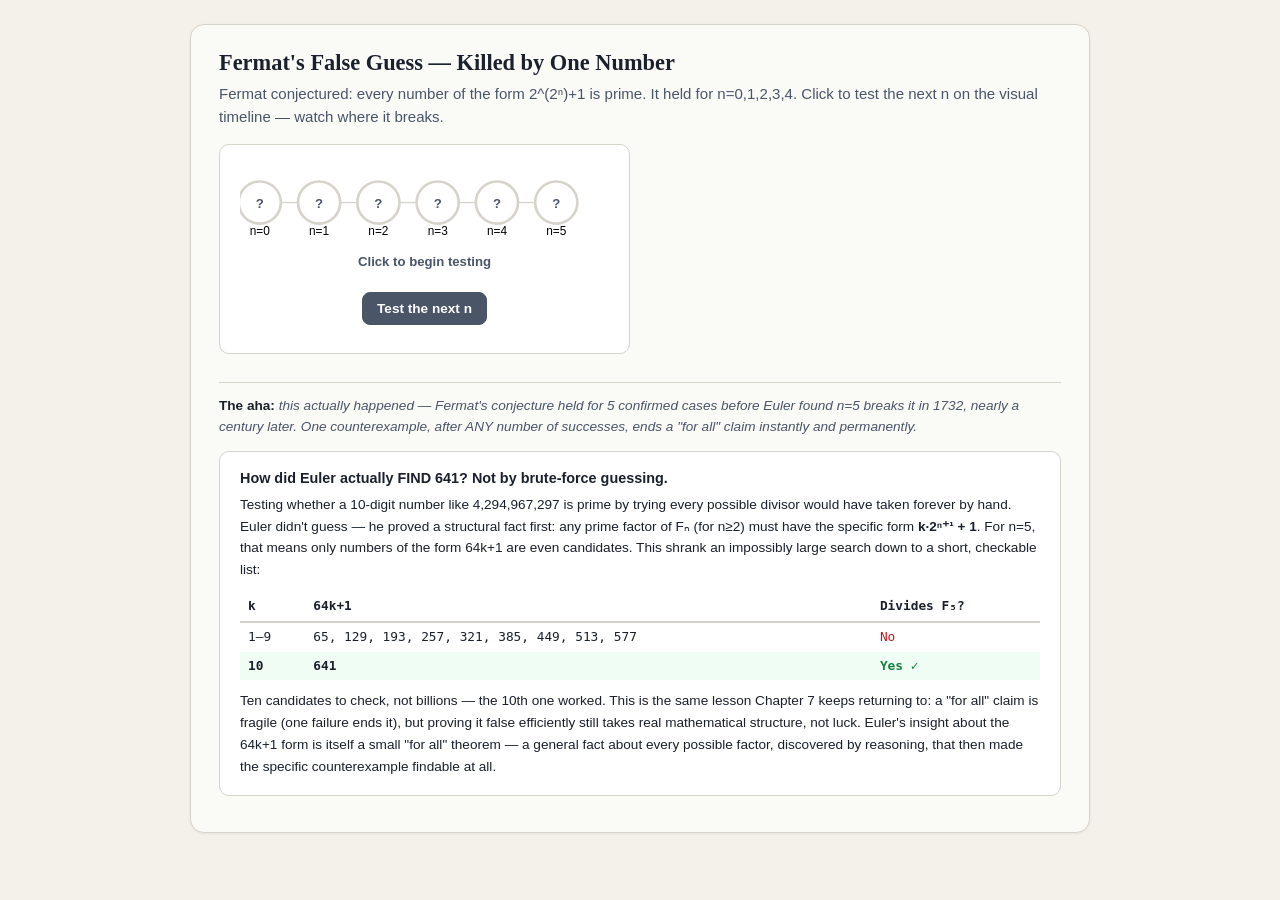
<file: ch07_fermat_false_conjecture.html>
<!DOCTYPE html>
<html>
<head>
<meta charset="UTF-8">
<title>Fermat's False Guess — Killed by One Number</title>
<style>
:root{
  --part-accent: #4A5568;
  --part-accent-light: #E2E8F0;
  --part-highlight: #D97706;
  --ink: #1A202C;
  --ink-soft: #4A5568;
  --paper: #FAFAF7;
  --paper-raised: #FFFFFF;
  --line: #D6D3CB;
  --good: #15803D;
  --good-bg: #DCFCE7;
  --bad: #B91C1C;
  --bad-bg: #FEE2E2;
  --info-bg: #EFF6FF;
  --info-ink: #1E40AF;
  --radius: 10px;
  --font-serif: Georgia, 'Iowan Old Style', 'Palatino Linotype', serif;
  --font-sans: -apple-system, BlinkMacSystemFont, 'Segoe UI', sans-serif;
  --font-mono: 'SF Mono', 'Cascadia Code', Menlo, monospace;
}
*{box-sizing:border-box;}
body{ margin:0; padding:24px; background:#F3F1EA; font-family:var(--font-sans); color:var(--ink); }
.mb-widget{ max-width:900px; margin:0 auto; background:var(--paper); border:1px solid var(--line); border-radius:14px; padding:24px 28px 22px; box-shadow:0 1px 3px rgba(0,0,0,0.06); }
.mb-title{ font-family:var(--font-serif); font-size:1.4rem; font-weight:700; color:var(--ink); margin-bottom:6px; line-height:1.25; }
.mb-sub{ font-size:0.94rem; color:var(--ink-soft); line-height:1.5; margin-bottom:16px; }
.mb-stage{ background:var(--paper-raised); border:1px solid var(--line); border-radius:var(--radius); padding:18px 20px; margin-bottom:14px; }
.mb-controls{ display:flex; gap:8px; flex-wrap:wrap; margin-top:10px; }
.mb-btn{ font-family:var(--font-sans); font-size:0.85rem; font-weight:600; padding:8px 14px; border-radius:8px; border:1px solid var(--line); background:#fff; color:var(--ink); cursor:pointer; transition:all .15s; }
.mb-btn:hover{ border-color:var(--part-accent); background:var(--part-accent-light); }
.mb-btn.primary{ background:var(--part-accent); color:#fff; border-color:var(--part-accent); }
.mb-btn.primary:hover{ opacity:0.9; }
.mb-btn:disabled{ opacity:0.45; cursor:not-allowed; }
.mb-feedback{ display:none; margin-top:12px; padding:12px 14px; border-radius:8px; font-size:0.87rem; line-height:1.55; }
.mb-feedback.show{ display:block; animation:fadeIn .25s ease; }
.mb-feedback.good{ background:var(--good-bg); color:#14532D; border:1px solid #86EFAC; }
.mb-feedback.bad{ background:var(--bad-bg); color:#7F1D1D; border:1px solid #FCA5A5; }
.mb-feedback.info{ background:var(--info-bg); color:var(--info-ink); border:1px solid #BFDBFE; }
.mb-caption{ margin-top:14px; padding-top:12px; border-top:1px solid var(--line); font-size:0.85rem; color:var(--ink-soft); line-height:1.55; font-style:italic; }
.mb-caption strong{ font-style:normal; color:var(--ink); }
@keyframes fadeIn{ from{opacity:0; transform:translateY(-3px);} to{opacity:1; transform:translateY(0);} }
.predict-row{ display:flex; gap:8px; margin-bottom:12px; flex-wrap:wrap; }
.predict-chip{ flex:1; min-width:100px; padding:10px; border:2px solid var(--line); border-radius:8px; text-align:center; cursor:pointer; font-weight:600; font-size:0.85rem; transition:all .15s; background:#fff; }
.predict-chip:hover{ border-color:var(--part-highlight); }
.predict-chip.selected{ border-color:var(--part-accent); background:var(--part-accent-light); }
.predict-chip.correct{ border-color:var(--good); background:var(--good-bg); }
.predict-chip.incorrect{ border-color:var(--bad); background:var(--bad-bg); }
.badge{ display:inline-block; padding:2px 8px; border-radius:99px; font-size:0.7rem; font-weight:700; letter-spacing:0.02em; }
.badge.good{ background:var(--good-bg); color:var(--good); }
.badge.bad{ background:var(--bad-bg); color:var(--bad); }

/* Side-by-side layout utilities — use these instead of centering narrow content in a wide shell */
.mb-two-col{ display:grid; grid-template-columns:1fr 1fr; gap:20px; align-items:start; }
.mb-two-col.uneven-left{ grid-template-columns:1.3fr 1fr; }
.mb-two-col.uneven-right{ grid-template-columns:1fr 1.3fr; }
@media (max-width:640px){ .mb-two-col{ grid-template-columns:1fr; } }
.mb-col{ min-width:0; }
.mb-svg-wrap{ width:100%; }
.mb-svg-wrap svg{ width:100%; height:auto; display:block; }

body{ margin:0; padding:24px; background:#F3F1EA; }
</style>
</head>
<body>
<div class="mb-widget">
  <div class="mb-title">Fermat's False Guess — Killed by One Number</div>
  <div class="mb-sub">Fermat conjectured: every number of the form 2^(2ⁿ)+1 is prime. It held for n=0,1,2,3,4. Click to test the next n on the visual timeline — watch where it breaks.</div>

  <div class="mb-two-col">
    <div class="mb-col">
      <div class="mb-stage">
        <div class="mb-svg-wrap"><svg id="fermatSvg" viewBox="0 0 280 90"></svg></div>
        <button class="mb-btn primary" onclick="testNext()" style="display:block; margin:10px auto;">Test the next n</button>
      </div>
    </div>
    <div class="mb-col">
      <div id="fb" class="mb-feedback"></div>
    </div>
  </div>
  <div class="mb-caption">
    <strong>The aha:</strong> this actually happened — Fermat's conjecture held for 5 confirmed cases before Euler found n=5 breaks it in 1732, nearly a century later. One counterexample, after ANY number of successes, ends a "for all" claim instantly and permanently.
  </div>

  <div class="mb-stage" style="margin-top:14px;">
    <div style="font-weight:600; font-size:0.9rem; margin-bottom:8px;">How did Euler actually FIND 641? Not by brute-force guessing.</div>
    <div style="font-size:0.85rem; line-height:1.6;">
      Testing whether a 10-digit number like 4,294,967,297 is prime by trying every possible divisor would have taken forever by hand. Euler didn't guess — he proved a structural fact first: any prime factor of Fₙ (for n≥2) must have the specific form <strong>k·2ⁿ⁺¹ + 1</strong>. For n=5, that means only numbers of the form 64k+1 are even candidates. This shrank an impossibly large search down to a short, checkable list:
      <table style="width:100%; margin:10px 0; font-family:var(--font-mono); font-size:0.8rem; border-collapse:collapse;">
        <tr style="border-bottom:2px solid var(--line); font-weight:700;"><td style="padding:5px 8px;">k</td><td style="padding:5px 8px;">64k+1</td><td style="padding:5px 8px;">Divides F₅?</td></tr>
        <tr><td style="padding:4px 8px;">1–9</td><td style="padding:4px 8px;">65, 129, 193, 257, 321, 385, 449, 513, 577</td><td style="padding:4px 8px; color:var(--bad);">No</td></tr>
        <tr style="background:#F0FDF4;"><td style="padding:4px 8px; font-weight:700;">10</td><td style="padding:4px 8px; font-weight:700;">641</td><td style="padding:4px 8px; color:var(--good); font-weight:700;">Yes ✓</td></tr>
      </table>
      Ten candidates to check, not billions — the 10th one worked. This is the same lesson Chapter 7 keeps returning to: a "for all" claim is fragile (one failure ends it), but proving it false efficiently still takes real mathematical structure, not luck. Euler's insight about the 64k+1 form is itself a small "for all" theorem — a general fact about every possible factor, discovered by reasoning, that then made the specific counterexample findable at all.
    </div>
  </div>
</div>

<script>
const results = [
  {n:0, val:3, prime:true}, {n:1, val:5, prime:true}, {n:2, val:17, prime:true},
  {n:3, val:257, prime:true}, {n:4, val:65537, prime:true},
  {n:5, val:4294967297, prime:false, factor:641}
];
let idx = 0;

function draw(){
  const svg = document.getElementById('fermatSvg');
  svg.innerHTML = '';
  const ns='http://www.w3.org/2000/svg';
  const el=(tag,attrs)=>{ const e=document.createElementNS(ns,tag); for(const k in attrs) e.setAttribute(k,attrs[k]); return e; };
  for(let i=0;i<results.length;i++){
    const x = 15+i*45;
    const tested = i<idx;
    if(i>0){
      svg.appendChild(el('line',{x1:x-45+16,y1:30,x2:x-16,y2:30, stroke:'var(--line)'}));
    }
    svg.appendChild(el('circle',{cx:x,cy:30,r:16, fill: tested?(results[i].prime?'#F0FDF4':'#FEF2F2'):'#fff', stroke: tested?(results[i].prime?'var(--good)':'var(--bad)'):'var(--line)','stroke-width':2}));
    const label = el('text',{x,y:34,'text-anchor':'middle','font-size':10,'font-weight':700, fill: tested?(results[i].prime?'var(--good)':'var(--bad)'):'var(--ink-soft)'});
    label.textContent = tested ? (results[i].prime?'✓':'✗') : '?';
    svg.appendChild(label);
    const nLabel = el('text',{x,y:55,'text-anchor':'middle','font-size':9});
    nLabel.textContent = 'n='+i;
    svg.appendChild(nLabel);
  }
  const status = el('text',{x:140,y:78,'text-anchor':'middle','font-size':10,'font-weight':700, fill: idx>=6?'var(--bad)':'var(--ink-soft)'});
  status.textContent = idx>=6 ? 'Conjecture BROKEN at n=5' : (idx>0 ? `${idx} confirmations so far` : 'Click to begin testing');
  svg.appendChild(status);
}
function testNext(){
  if(idx >= results.length) return;
  const r = results[idx];
  idx++;
  draw();
  const fb = document.getElementById('fb');
  if(r.prime){
    fb.className = 'mb-feedback show info';
    fb.innerHTML = `n=${r.n}: 2^(2^${r.n})+1 = ${r.val} → PRIME ✓. ${idx} confirmations so far — Fermat himself stopped checking around here.`;
  } else {
    fb.className = 'mb-feedback show bad';
    fb.innerHTML = `<strong>n=5 breaks it.</strong> 4,294,967,297 = 641 × 6,700,417 — NOT prime, despite 5 previous confirmations (see the red ✗ above). Euler found this in 1732. Five confirming cases, then one counterexample, and the "for all" claim is permanently dead.`;
  }
}
draw();
</script>
</body>
</html>
</file>
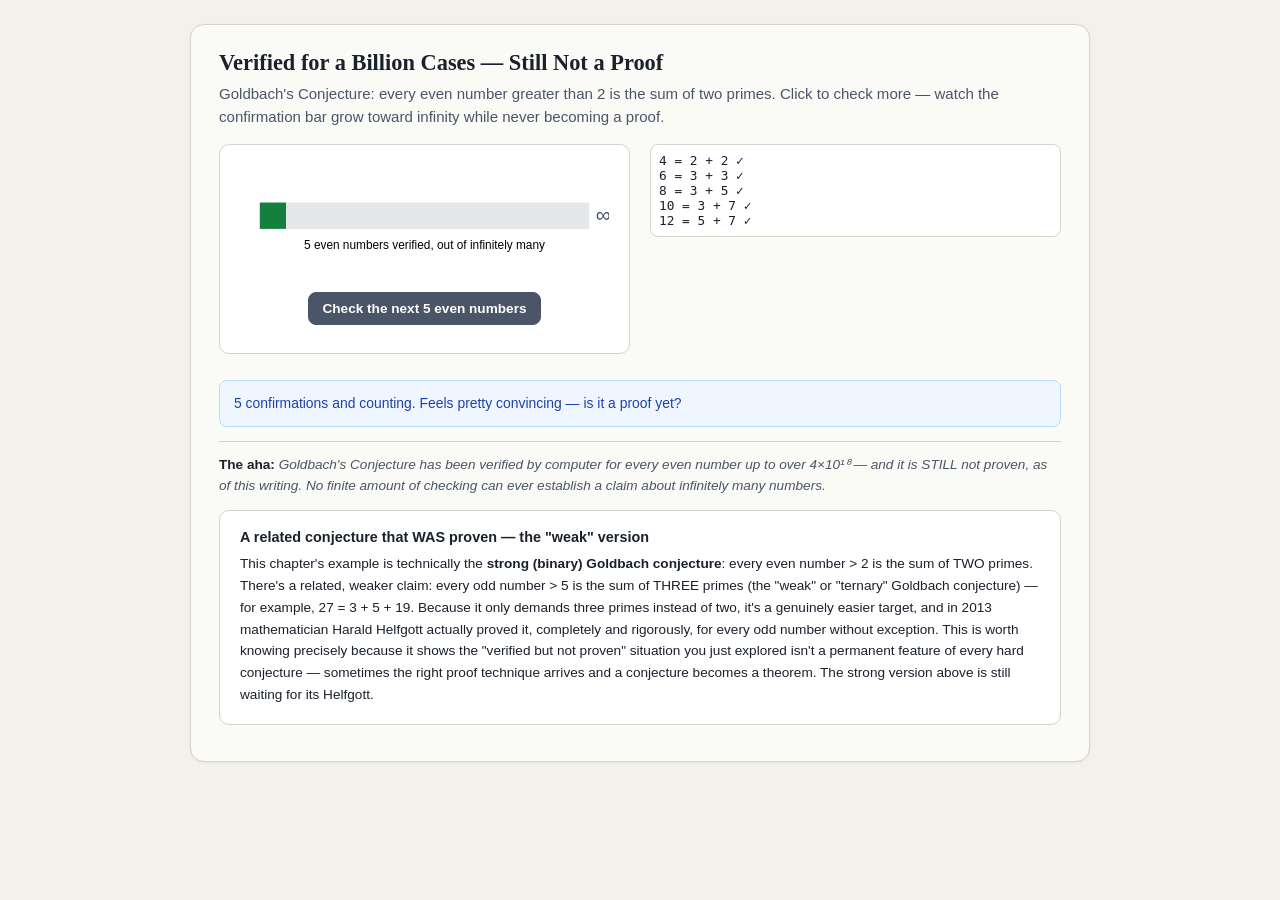
<file: ch07_goldbach_verification_limits.html>
<!DOCTYPE html>
<html>
<head>
<meta charset="UTF-8">
<title>Verified for a Billion Cases — Still Not a Proof</title>
<style>
:root{
  --part-accent: #4A5568;
  --part-accent-light: #E2E8F0;
  --part-highlight: #D97706;
  --ink: #1A202C;
  --ink-soft: #4A5568;
  --paper: #FAFAF7;
  --paper-raised: #FFFFFF;
  --line: #D6D3CB;
  --good: #15803D;
  --good-bg: #DCFCE7;
  --bad: #B91C1C;
  --bad-bg: #FEE2E2;
  --info-bg: #EFF6FF;
  --info-ink: #1E40AF;
  --radius: 10px;
  --font-serif: Georgia, 'Iowan Old Style', 'Palatino Linotype', serif;
  --font-sans: -apple-system, BlinkMacSystemFont, 'Segoe UI', sans-serif;
  --font-mono: 'SF Mono', 'Cascadia Code', Menlo, monospace;
}
*{box-sizing:border-box;}
body{ margin:0; padding:24px; background:#F3F1EA; font-family:var(--font-sans); color:var(--ink); }
.mb-widget{ max-width:900px; margin:0 auto; background:var(--paper); border:1px solid var(--line); border-radius:14px; padding:24px 28px 22px; box-shadow:0 1px 3px rgba(0,0,0,0.06); }
.mb-title{ font-family:var(--font-serif); font-size:1.4rem; font-weight:700; color:var(--ink); margin-bottom:6px; line-height:1.25; }
.mb-sub{ font-size:0.94rem; color:var(--ink-soft); line-height:1.5; margin-bottom:16px; }
.mb-stage{ background:var(--paper-raised); border:1px solid var(--line); border-radius:var(--radius); padding:18px 20px; margin-bottom:14px; }
.mb-controls{ display:flex; gap:8px; flex-wrap:wrap; margin-top:10px; }
.mb-btn{ font-family:var(--font-sans); font-size:0.85rem; font-weight:600; padding:8px 14px; border-radius:8px; border:1px solid var(--line); background:#fff; color:var(--ink); cursor:pointer; transition:all .15s; }
.mb-btn:hover{ border-color:var(--part-accent); background:var(--part-accent-light); }
.mb-btn.primary{ background:var(--part-accent); color:#fff; border-color:var(--part-accent); }
.mb-btn.primary:hover{ opacity:0.9; }
.mb-btn:disabled{ opacity:0.45; cursor:not-allowed; }
.mb-feedback{ display:none; margin-top:12px; padding:12px 14px; border-radius:8px; font-size:0.87rem; line-height:1.55; }
.mb-feedback.show{ display:block; animation:fadeIn .25s ease; }
.mb-feedback.good{ background:var(--good-bg); color:#14532D; border:1px solid #86EFAC; }
.mb-feedback.bad{ background:var(--bad-bg); color:#7F1D1D; border:1px solid #FCA5A5; }
.mb-feedback.info{ background:var(--info-bg); color:var(--info-ink); border:1px solid #BFDBFE; }
.mb-caption{ margin-top:14px; padding-top:12px; border-top:1px solid var(--line); font-size:0.85rem; color:var(--ink-soft); line-height:1.55; font-style:italic; }
.mb-caption strong{ font-style:normal; color:var(--ink); }
@keyframes fadeIn{ from{opacity:0; transform:translateY(-3px);} to{opacity:1; transform:translateY(0);} }
.predict-row{ display:flex; gap:8px; margin-bottom:12px; flex-wrap:wrap; }
.predict-chip{ flex:1; min-width:100px; padding:10px; border:2px solid var(--line); border-radius:8px; text-align:center; cursor:pointer; font-weight:600; font-size:0.85rem; transition:all .15s; background:#fff; }
.predict-chip:hover{ border-color:var(--part-highlight); }
.predict-chip.selected{ border-color:var(--part-accent); background:var(--part-accent-light); }
.predict-chip.correct{ border-color:var(--good); background:var(--good-bg); }
.predict-chip.incorrect{ border-color:var(--bad); background:var(--bad-bg); }
.badge{ display:inline-block; padding:2px 8px; border-radius:99px; font-size:0.7rem; font-weight:700; letter-spacing:0.02em; }
.badge.good{ background:var(--good-bg); color:var(--good); }
.badge.bad{ background:var(--bad-bg); color:var(--bad); }

/* Side-by-side layout utilities — use these instead of centering narrow content in a wide shell */
.mb-two-col{ display:grid; grid-template-columns:1fr 1fr; gap:20px; align-items:start; }
.mb-two-col.uneven-left{ grid-template-columns:1.3fr 1fr; }
.mb-two-col.uneven-right{ grid-template-columns:1fr 1.3fr; }
@media (max-width:640px){ .mb-two-col{ grid-template-columns:1fr; } }
.mb-col{ min-width:0; }
.mb-svg-wrap{ width:100%; }
.mb-svg-wrap svg{ width:100%; height:auto; display:block; }

body{ margin:0; padding:24px; background:#F3F1EA; }
</style>
</head>
<body>
<div class="mb-widget">
  <div class="mb-title">Verified for a Billion Cases — Still Not a Proof</div>
  <div class="mb-sub">Goldbach's Conjecture: every even number greater than 2 is the sum of two primes. Click to check more — watch the confirmation bar grow toward infinity while never becoming a proof.</div>

  <div class="mb-two-col">
    <div class="mb-col">
      <div class="mb-stage">
        <div class="mb-svg-wrap"><svg id="goldbachSvg" viewBox="0 0 280 90"></svg></div>
        <button class="mb-btn primary" onclick="checkMore()" style="display:block; margin:10px auto;">Check the next 5 even numbers</button>
      </div>
    </div>
    <div class="mb-col">
      <div id="goldbachList" style="font-family:var(--font-mono); font-size:0.8rem; max-height:180px; overflow-y:auto; background:#fff; border:1px solid var(--line); border-radius:8px; padding:8px;"></div>
    </div>
  </div>
  <div id="fb" class="mb-feedback"></div>
  <div class="mb-caption">
    <strong>The aha:</strong> Goldbach's Conjecture has been verified by computer for every even number up to over 4×10¹⁸ — and it is STILL not proven, as of this writing. No finite amount of checking can ever establish a claim about infinitely many numbers.
  </div>

  <div class="mb-stage" style="margin-top:14px;">
    <div style="font-weight:600; font-size:0.9rem; margin-bottom:8px;">A related conjecture that WAS proven — the "weak" version</div>
    <div style="font-size:0.85rem; line-height:1.6;">
      This chapter's example is technically the <strong>strong (binary) Goldbach conjecture</strong>: every even number > 2 is the sum of TWO primes. There's a related, weaker claim: every odd number > 5 is the sum of THREE primes (the "weak" or "ternary" Goldbach conjecture) — for example, 27 = 3 + 5 + 19. Because it only demands three primes instead of two, it's a genuinely easier target, and in 2013 mathematician Harald Helfgott actually proved it, completely and rigorously, for every odd number without exception. This is worth knowing precisely because it shows the "verified but not proven" situation you just explored isn't a permanent feature of every hard conjecture — sometimes the right proof technique arrives and a conjecture becomes a theorem. The strong version above is still waiting for its Helfgott.
    </div>
  </div>
</div>

<script>
function isPrime(n){
  if(n<2) return false;
  for(let i=2;i*i<=n;i++) if(n%i===0) return false;
  return true;
}
function findGoldbachPair(n){
  for(let p=2;p<=n/2;p++){
    if(isPrime(p) && isPrime(n-p)) return [p, n-p];
  }
  return null;
}
let current = 4;
let checked = 0;
function draw(){
  const svg = document.getElementById('goldbachSvg');
  svg.innerHTML='';
  const ns='http://www.w3.org/2000/svg';
  const el=(tag,attrs)=>{ const e=document.createElementNS(ns,tag); for(const k in attrs) e.setAttribute(k,attrs[k]); return e; };
  const barWidth = Math.min(250, checked*4);
  svg.appendChild(el('rect',{x:15,y:30,width:barWidth,height:20, fill:'var(--good)'}));
  svg.appendChild(el('rect',{x:15+barWidth,y:30,width:250-barWidth,height:20, fill:'#E5E7EB'}));
  const dots = el('text',{x:270,y:45,'font-size':16, fill:'var(--ink-soft)'});
  dots.textContent = '∞'; svg.appendChild(dots);
  const label = el('text',{x:140,y:65,'text-anchor':'middle','font-size':9});
  label.textContent = `${checked} even numbers verified, out of infinitely many`;
  svg.appendChild(label);
}
function checkMore(){
  const list = document.getElementById('goldbachList');
  for(let i=0;i<5;i++){
    const pair = findGoldbachPair(current);
    const row = document.createElement('div');
    row.textContent = pair ? `${current} = ${pair[0]} + ${pair[1]} ✓` : `${current} = NO PAIR FOUND`;
    list.appendChild(row);
    current += 2;
    checked++;
  }
  draw();
  list.scrollTop = list.scrollHeight;
  const fb = document.getElementById('fb');
  fb.className = 'mb-feedback show info';
  fb.innerHTML = checked < 30
    ? `${checked} confirmations and counting. Feels pretty convincing — is it a proof yet?`
    : `${checked} confirmations — mathematicians have actually verified into the quintillions using computers. Still: this is the marble-bag pattern from Chapter 3, at planetary scale. The green bar grows, but the ∞ never gets closer — no number of confirming cases logically rules out a counterexample beyond what's been checked.`;
}
draw();
checkMore();
</script>
</body>
</html>
</file>
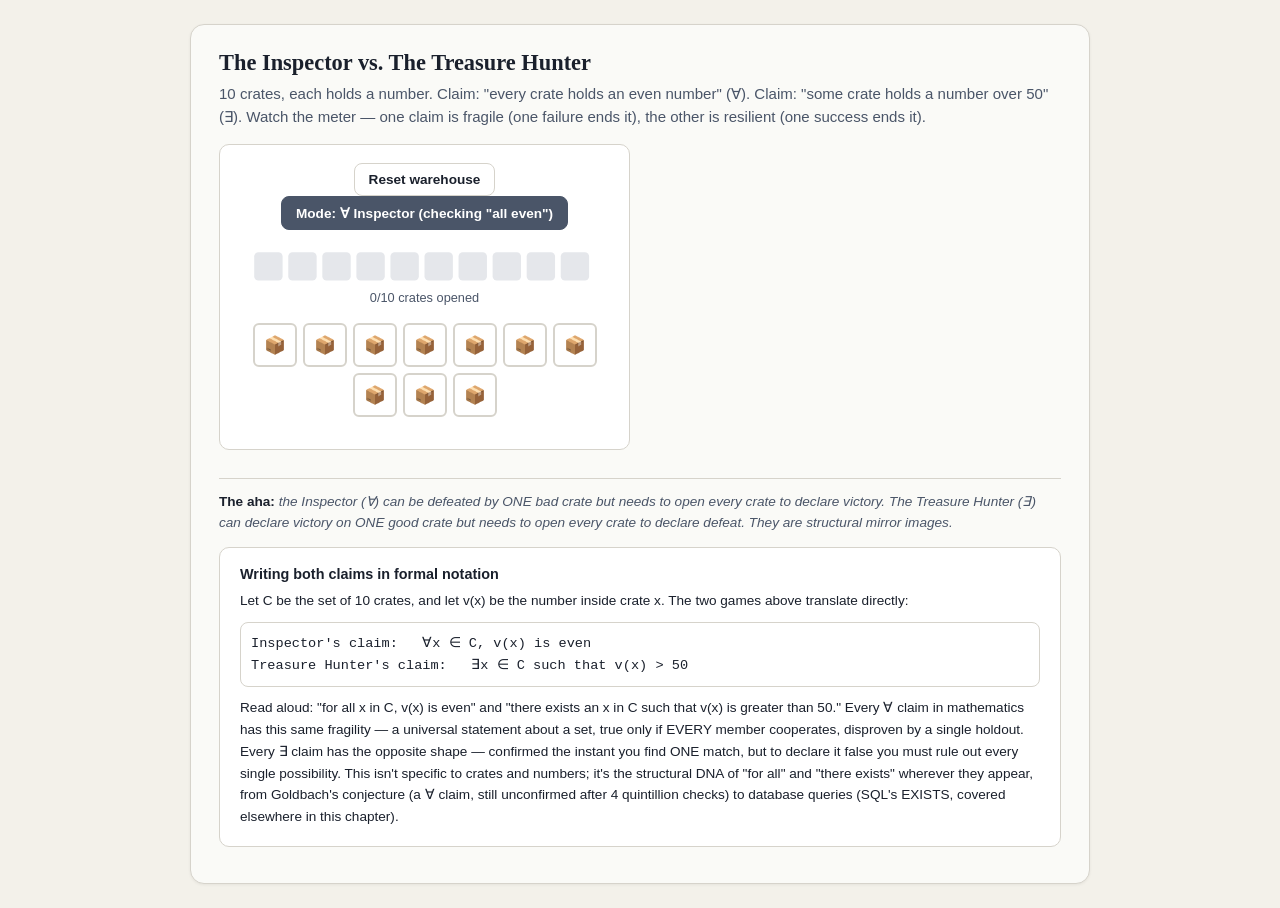
<file: ch07_inspector_vs_treasurehunter.html>
<!DOCTYPE html>
<html>
<head>
<meta charset="UTF-8">
<title>The Inspector vs. The Treasure Hunter</title>
<style>
:root{
  --part-accent: #4A5568;
  --part-accent-light: #E2E8F0;
  --part-highlight: #D97706;
  --ink: #1A202C;
  --ink-soft: #4A5568;
  --paper: #FAFAF7;
  --paper-raised: #FFFFFF;
  --line: #D6D3CB;
  --good: #15803D;
  --good-bg: #DCFCE7;
  --bad: #B91C1C;
  --bad-bg: #FEE2E2;
  --info-bg: #EFF6FF;
  --info-ink: #1E40AF;
  --radius: 10px;
  --font-serif: Georgia, 'Iowan Old Style', 'Palatino Linotype', serif;
  --font-sans: -apple-system, BlinkMacSystemFont, 'Segoe UI', sans-serif;
  --font-mono: 'SF Mono', 'Cascadia Code', Menlo, monospace;
}
*{box-sizing:border-box;}
body{ margin:0; padding:24px; background:#F3F1EA; font-family:var(--font-sans); color:var(--ink); }
.mb-widget{ max-width:900px; margin:0 auto; background:var(--paper); border:1px solid var(--line); border-radius:14px; padding:24px 28px 22px; box-shadow:0 1px 3px rgba(0,0,0,0.06); }
.mb-title{ font-family:var(--font-serif); font-size:1.4rem; font-weight:700; color:var(--ink); margin-bottom:6px; line-height:1.25; }
.mb-sub{ font-size:0.94rem; color:var(--ink-soft); line-height:1.5; margin-bottom:16px; }
.mb-stage{ background:var(--paper-raised); border:1px solid var(--line); border-radius:var(--radius); padding:18px 20px; margin-bottom:14px; }
.mb-controls{ display:flex; gap:8px; flex-wrap:wrap; margin-top:10px; }
.mb-btn{ font-family:var(--font-sans); font-size:0.85rem; font-weight:600; padding:8px 14px; border-radius:8px; border:1px solid var(--line); background:#fff; color:var(--ink); cursor:pointer; transition:all .15s; }
.mb-btn:hover{ border-color:var(--part-accent); background:var(--part-accent-light); }
.mb-btn.primary{ background:var(--part-accent); color:#fff; border-color:var(--part-accent); }
.mb-btn.primary:hover{ opacity:0.9; }
.mb-btn:disabled{ opacity:0.45; cursor:not-allowed; }
.mb-feedback{ display:none; margin-top:12px; padding:12px 14px; border-radius:8px; font-size:0.87rem; line-height:1.55; }
.mb-feedback.show{ display:block; animation:fadeIn .25s ease; }
.mb-feedback.good{ background:var(--good-bg); color:#14532D; border:1px solid #86EFAC; }
.mb-feedback.bad{ background:var(--bad-bg); color:#7F1D1D; border:1px solid #FCA5A5; }
.mb-feedback.info{ background:var(--info-bg); color:var(--info-ink); border:1px solid #BFDBFE; }
.mb-caption{ margin-top:14px; padding-top:12px; border-top:1px solid var(--line); font-size:0.85rem; color:var(--ink-soft); line-height:1.55; font-style:italic; }
.mb-caption strong{ font-style:normal; color:var(--ink); }
@keyframes fadeIn{ from{opacity:0; transform:translateY(-3px);} to{opacity:1; transform:translateY(0);} }
.predict-row{ display:flex; gap:8px; margin-bottom:12px; flex-wrap:wrap; }
.predict-chip{ flex:1; min-width:100px; padding:10px; border:2px solid var(--line); border-radius:8px; text-align:center; cursor:pointer; font-weight:600; font-size:0.85rem; transition:all .15s; background:#fff; }
.predict-chip:hover{ border-color:var(--part-highlight); }
.predict-chip.selected{ border-color:var(--part-accent); background:var(--part-accent-light); }
.predict-chip.correct{ border-color:var(--good); background:var(--good-bg); }
.predict-chip.incorrect{ border-color:var(--bad); background:var(--bad-bg); }
.badge{ display:inline-block; padding:2px 8px; border-radius:99px; font-size:0.7rem; font-weight:700; letter-spacing:0.02em; }
.badge.good{ background:var(--good-bg); color:var(--good); }
.badge.bad{ background:var(--bad-bg); color:var(--bad); }

/* Side-by-side layout utilities — use these instead of centering narrow content in a wide shell */
.mb-two-col{ display:grid; grid-template-columns:1fr 1fr; gap:20px; align-items:start; }
.mb-two-col.uneven-left{ grid-template-columns:1.3fr 1fr; }
.mb-two-col.uneven-right{ grid-template-columns:1fr 1.3fr; }
@media (max-width:640px){ .mb-two-col{ grid-template-columns:1fr; } }
.mb-col{ min-width:0; }
.mb-svg-wrap{ width:100%; }
.mb-svg-wrap svg{ width:100%; height:auto; display:block; }

body{ margin:0; padding:24px; background:#F3F1EA; }
.warehouse{ display:flex; gap:6px; flex-wrap:wrap; justify-content:center; margin:14px 0; }
.crate{ width:44px; height:44px; border-radius:6px; display:flex; align-items:center; justify-content:center; font-size:1.1rem; cursor:pointer; transition:transform 0.15s; background:#fff; border:2px solid var(--line); }
.crate:hover{ transform:scale(1.08); }
.crate.checked-good{ background:#F0FDF4; border-color:var(--good); }
.crate.checked-bad{ background:#FEF2F2; border-color:var(--bad); }
</style>
</head>
<body>
<div class="mb-widget">
  <div class="mb-title">The Inspector vs. The Treasure Hunter</div>
  <div class="mb-sub">10 crates, each holds a number. Claim: "every crate holds an even number" (∀). Claim: "some crate holds a number over 50" (∃). Watch the meter — one claim is fragile (one failure ends it), the other is resilient (one success ends it).</div>

  <div class="mb-two-col">
    <div class="mb-col">
      <div class="mb-stage">
        <div style="text-align:center; margin-bottom:8px;">
          <button class="mb-btn" onclick="reset()">Reset warehouse</button>
          <button class="mb-btn primary" id="modeBtn" onclick="toggleMode()">Mode: ∀ Inspector (checking "all even")</button>
        </div>
        <div class="mb-svg-wrap"><svg id="meterSvg" viewBox="0 0 260 50"></svg></div>
        <div class="warehouse" id="warehouse"></div>
      </div>
    </div>
    <div class="mb-col">
      <div id="fb" class="mb-feedback"></div>
    </div>
  </div>
  <div class="mb-caption">
    <strong>The aha:</strong> the Inspector (∀) can be defeated by ONE bad crate but needs to open every crate to declare victory. The Treasure Hunter (∃) can declare victory on ONE good crate but needs to open every crate to declare defeat. They are structural mirror images.
  </div>

  <div class="mb-stage" style="margin-top:14px;">
    <div style="font-weight:600; font-size:0.9rem; margin-bottom:8px;">Writing both claims in formal notation</div>
    <div style="font-size:0.85rem; line-height:1.6;">
      Let C be the set of 10 crates, and let v(x) be the number inside crate x. The two games above translate directly:
      <div style="font-family:var(--font-mono); background:#fff; border:1px solid var(--line); border-radius:8px; padding:10px; margin:10px 0;">
        Inspector's claim: &nbsp; ∀x ∈ C, v(x) is even<br>
        Treasure Hunter's claim: &nbsp; ∃x ∈ C such that v(x) &gt; 50
      </div>
      Read aloud: "for all x in C, v(x) is even" and "there exists an x in C such that v(x) is greater than 50." Every ∀ claim in mathematics has this same fragility — a universal statement about a set, true only if EVERY member cooperates, disproven by a single holdout. Every ∃ claim has the opposite shape — confirmed the instant you find ONE match, but to declare it false you must rule out every single possibility. This isn't specific to crates and numbers; it's the structural DNA of "for all" and "there exists" wherever they appear, from Goldbach's conjecture (a ∀ claim, still unconfirmed after 4 quintillion checks) to database queries (SQL's EXISTS, covered elsewhere in this chapter).
    </div>
  </div>
</div>

<script>
let crateValues = [];
let mode = 'forall';
let checked = [];
let done = false;

function genCrates(){
  crateValues = [];
  for(let i=0;i<10;i++) crateValues.push(2*(Math.floor(Math.random()*20)+1) - (Math.random()<0.15?1:0));
  crateValues[Math.floor(Math.random()*10)] = 63;
}
function drawMeter(){
  const svg = document.getElementById('meterSvg');
  svg.innerHTML = '';
  const ns='http://www.w3.org/2000/svg';
  const el=(tag,attrs)=>{ const e=document.createElementNS(ns,tag); for(const k in attrs) e.setAttribute(k,attrs[k]); return e; };
  const total=10;
  for(let i=0;i<total;i++){
    const x = 10+i*24;
    let fill = '#E5E7EB';
    if(checked.includes(i)){
      const passesForall = crateValues[i]%2===0;
      const passesExists = crateValues[i]>50;
      const pass = mode==='forall' ? passesForall : passesExists;
      fill = pass ? 'var(--good)' : 'var(--bad)';
    }
    svg.appendChild(el('rect',{x,y:10,width:20,height:20,rx:3, fill}));
  }
  const label = el('text',{x:130,y:45,'text-anchor':'middle','font-size':9, fill:'var(--ink-soft)'});
  label.textContent = `${checked.length}/10 crates opened`;
  svg.appendChild(label);
}
function render(){
  const wh = document.getElementById('warehouse');
  wh.innerHTML = '';
  crateValues.forEach((v,i)=>{
    const c = document.createElement('div');
    c.className = 'crate';
    c.textContent = '📦';
    c.onclick = ()=> inspect(c, i);
    if(checked.includes(i)){
      const passesForall = v % 2 === 0;
      const passesExists = v > 50;
      const pass = mode==='forall' ? passesForall : passesExists;
      c.classList.add(pass ? 'checked-good':'checked-bad');
      c.textContent = v;
    }
    wh.appendChild(c);
  });
  drawMeter();
}
function inspect(el, i){
  if(done) return;
  if(!checked.includes(i)) checked.push(i);
  render();
  const fb = document.getElementById('fb');
  if(mode === 'forall'){
    const bad = checked.find(idx => crateValues[idx] % 2 !== 0);
    if(bad !== undefined){
      done = true;
      fb.className = 'mb-feedback show bad';
      fb.innerHTML = `<strong>∀ claim falsified.</strong> Crate held ${crateValues[bad]} — odd! The Inspector needed only ONE counterexample (see the red square in the meter) to fail the entire claim, after ${checked.length} checks — this is why "for all" claims are easy to disprove but hard to prove.`;
    } else if(checked.length === 10){
      done = true;
      fb.className = 'mb-feedback show good';
      fb.innerHTML = `<strong>∀ claim confirmed.</strong> All 10 crates checked (meter fully green) — every one even. That's the cost of proving "for all" directly: checking everything.`;
    } else {
      fb.className = 'mb-feedback show info';
      fb.innerHTML = `${checked.length}/10 checked (see meter above), all even so far. Claim still standing — but not proven.`;
    }
  } else {
    const good = checked.find(idx => crateValues[idx] > 50);
    if(good !== undefined){
      done = true;
      fb.className = 'mb-feedback show good';
      fb.innerHTML = `<strong>∃ claim confirmed.</strong> Crate held ${crateValues[good]} — over 50! The Treasure Hunter needed only ONE match (green square) to succeed, after ${checked.length} checks.`;
    } else if(checked.length === 10){
      done = true;
      fb.className = 'mb-feedback show bad';
      fb.innerHTML = `<strong>∃ claim disproven.</strong> All 10 crates checked (meter fully red) — none over 50. That's the cost of disproving "there exists": checking everything.`;
    } else {
      fb.className = 'mb-feedback show info';
      fb.innerHTML = `${checked.length}/10 checked, no match yet. Claim still open.`;
    }
  }
}
function toggleMode(){
  mode = mode === 'forall' ? 'exists' : 'forall';
  document.getElementById('modeBtn').textContent = mode==='forall'
    ? 'Mode: ∀ Inspector (checking "all even")'
    : 'Mode: ∃ Treasure Hunter (checking "some >50")';
  reset();
}
function reset(){
  genCrates(); checked=[]; done=false;
  document.getElementById('fb').className='mb-feedback';
  render();
}
reset();
</script>
</body>
</html>
</file>
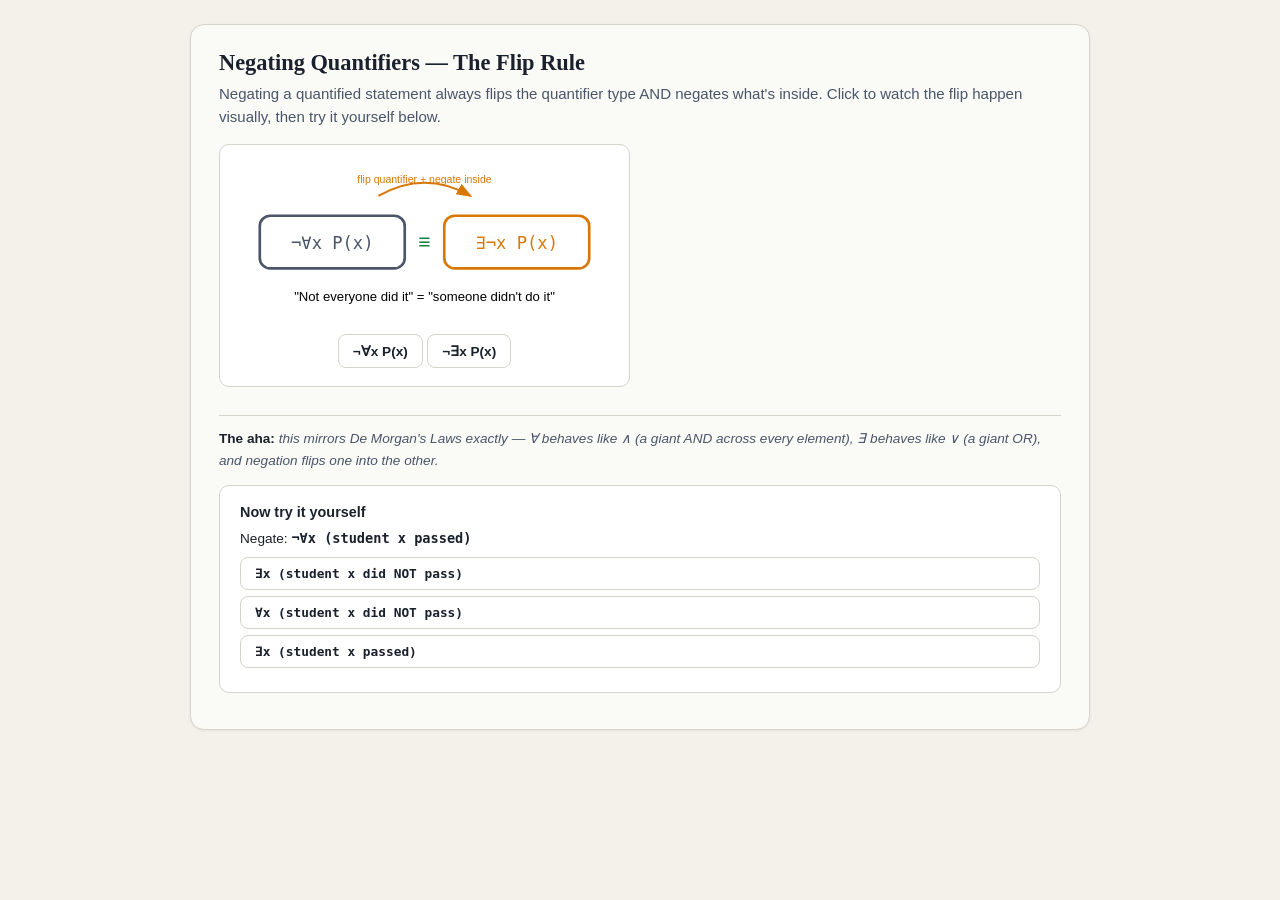
<file: ch07_negating_quantifiers.html>
<!DOCTYPE html>
<html>
<head>
<meta charset="UTF-8">
<title>Negating Quantifiers — The Flip Rule</title>
<style>
:root{
  --part-accent: #4A5568;
  --part-accent-light: #E2E8F0;
  --part-highlight: #D97706;
  --ink: #1A202C;
  --ink-soft: #4A5568;
  --paper: #FAFAF7;
  --paper-raised: #FFFFFF;
  --line: #D6D3CB;
  --good: #15803D;
  --good-bg: #DCFCE7;
  --bad: #B91C1C;
  --bad-bg: #FEE2E2;
  --info-bg: #EFF6FF;
  --info-ink: #1E40AF;
  --radius: 10px;
  --font-serif: Georgia, 'Iowan Old Style', 'Palatino Linotype', serif;
  --font-sans: -apple-system, BlinkMacSystemFont, 'Segoe UI', sans-serif;
  --font-mono: 'SF Mono', 'Cascadia Code', Menlo, monospace;
}
*{box-sizing:border-box;}
body{ margin:0; padding:24px; background:#F3F1EA; font-family:var(--font-sans); color:var(--ink); }
.mb-widget{ max-width:900px; margin:0 auto; background:var(--paper); border:1px solid var(--line); border-radius:14px; padding:24px 28px 22px; box-shadow:0 1px 3px rgba(0,0,0,0.06); }
.mb-title{ font-family:var(--font-serif); font-size:1.4rem; font-weight:700; color:var(--ink); margin-bottom:6px; line-height:1.25; }
.mb-sub{ font-size:0.94rem; color:var(--ink-soft); line-height:1.5; margin-bottom:16px; }
.mb-stage{ background:var(--paper-raised); border:1px solid var(--line); border-radius:var(--radius); padding:18px 20px; margin-bottom:14px; }
.mb-controls{ display:flex; gap:8px; flex-wrap:wrap; margin-top:10px; }
.mb-btn{ font-family:var(--font-sans); font-size:0.85rem; font-weight:600; padding:8px 14px; border-radius:8px; border:1px solid var(--line); background:#fff; color:var(--ink); cursor:pointer; transition:all .15s; }
.mb-btn:hover{ border-color:var(--part-accent); background:var(--part-accent-light); }
.mb-btn.primary{ background:var(--part-accent); color:#fff; border-color:var(--part-accent); }
.mb-btn.primary:hover{ opacity:0.9; }
.mb-btn:disabled{ opacity:0.45; cursor:not-allowed; }
.mb-feedback{ display:none; margin-top:12px; padding:12px 14px; border-radius:8px; font-size:0.87rem; line-height:1.55; }
.mb-feedback.show{ display:block; animation:fadeIn .25s ease; }
.mb-feedback.good{ background:var(--good-bg); color:#14532D; border:1px solid #86EFAC; }
.mb-feedback.bad{ background:var(--bad-bg); color:#7F1D1D; border:1px solid #FCA5A5; }
.mb-feedback.info{ background:var(--info-bg); color:var(--info-ink); border:1px solid #BFDBFE; }
.mb-caption{ margin-top:14px; padding-top:12px; border-top:1px solid var(--line); font-size:0.85rem; color:var(--ink-soft); line-height:1.55; font-style:italic; }
.mb-caption strong{ font-style:normal; color:var(--ink); }
@keyframes fadeIn{ from{opacity:0; transform:translateY(-3px);} to{opacity:1; transform:translateY(0);} }
.predict-row{ display:flex; gap:8px; margin-bottom:12px; flex-wrap:wrap; }
.predict-chip{ flex:1; min-width:100px; padding:10px; border:2px solid var(--line); border-radius:8px; text-align:center; cursor:pointer; font-weight:600; font-size:0.85rem; transition:all .15s; background:#fff; }
.predict-chip:hover{ border-color:var(--part-highlight); }
.predict-chip.selected{ border-color:var(--part-accent); background:var(--part-accent-light); }
.predict-chip.correct{ border-color:var(--good); background:var(--good-bg); }
.predict-chip.incorrect{ border-color:var(--bad); background:var(--bad-bg); }
.badge{ display:inline-block; padding:2px 8px; border-radius:99px; font-size:0.7rem; font-weight:700; letter-spacing:0.02em; }
.badge.good{ background:var(--good-bg); color:var(--good); }
.badge.bad{ background:var(--bad-bg); color:var(--bad); }

/* Side-by-side layout utilities — use these instead of centering narrow content in a wide shell */
.mb-two-col{ display:grid; grid-template-columns:1fr 1fr; gap:20px; align-items:start; }
.mb-two-col.uneven-left{ grid-template-columns:1.3fr 1fr; }
.mb-two-col.uneven-right{ grid-template-columns:1fr 1.3fr; }
@media (max-width:640px){ .mb-two-col{ grid-template-columns:1fr; } }
.mb-col{ min-width:0; }
.mb-svg-wrap{ width:100%; }
.mb-svg-wrap svg{ width:100%; height:auto; display:block; }

body{ margin:0; padding:24px; background:#F3F1EA; }
</style>
</head>
<body>
<div class="mb-widget">
  <div class="mb-title">Negating Quantifiers — The Flip Rule</div>
  <div class="mb-sub">Negating a quantified statement always flips the quantifier type AND negates what's inside. Click to watch the flip happen visually, then try it yourself below.</div>

  <div class="mb-two-col">
    <div class="mb-col">
      <div class="mb-stage">
        <div class="mb-svg-wrap"><svg id="flipSvg" viewBox="0 0 280 130"></svg></div>
        <div style="text-align:center;">
          <button class="mb-btn" onclick="showFlip('forall')">¬∀x P(x)</button>
          <button class="mb-btn" onclick="showFlip('exists')">¬∃x P(x)</button>
        </div>
      </div>
    </div>
    <div class="mb-col">
      <div id="fb" class="mb-feedback"></div>
    </div>
  </div>
  <div class="mb-caption">
    <strong>The aha:</strong> this mirrors De Morgan's Laws exactly — ∀ behaves like ∧ (a giant AND across every element), ∃ behaves like ∨ (a giant OR), and negation flips one into the other.
  </div>

  <div class="mb-stage" style="margin-top:14px;">
    <div style="font-weight:600; font-size:0.9rem; margin-bottom:8px;">Now try it yourself</div>
    <div style="font-size:0.85rem; line-height:1.6;" id="practiceArea"></div>
  </div>
</div>

<script>
function draw(kind){
  const svg = document.getElementById('flipSvg');
  svg.innerHTML = '';
  const ns='http://www.w3.org/2000/svg';
  const el=(tag,attrs)=>{ const e=document.createElementNS(ns,tag); for(const k in attrs) e.setAttribute(k,attrs[k]); return e; };
  const leftSym = kind==='forall' ? '¬∀' : '¬∃';
  const rightSym = kind==='forall' ? '∃¬' : '∀¬';
  [[70,leftSym+'x P(x)','var(--part-accent)'],[210,rightSym+'x P(x)','var(--part-highlight)']].forEach(([x,text,color])=>{
    svg.appendChild(el('rect',{x:x-55,y:40,width:110,height:40,rx:8, fill:'#fff', stroke:color,'stroke-width':2}));
    const t = el('text',{x,y:65,'text-anchor':'middle','font-size':13,'font-family':'monospace', fill:color});
    t.textContent = text; svg.appendChild(t);
  });
  const equals = el('text',{x:140,y:65,'text-anchor':'middle','font-size':16, fill:'var(--good)'});
  equals.textContent = '≡'; svg.appendChild(equals);
  const defs = document.createElementNS(ns,'defs');
  defs.innerHTML = `<marker id="flipArrow" markerWidth="8" markerHeight="8" refX="7" refY="3" orient="auto"><polygon points="0 0, 8 3, 0 6" fill="var(--part-highlight)"/></marker>`;
  svg.appendChild(defs);
  svg.appendChild(el('path',{d:'M105,25 Q140,5 175,25', fill:'none', stroke:'var(--part-highlight)','stroke-width':1.5,'marker-end':'url(#flipArrow)'}));
  const swapLabel = el('text',{x:140,y:15,'text-anchor':'middle','font-size':8, fill:'var(--part-highlight)'});
  swapLabel.textContent = 'flip quantifier + negate inside'; svg.appendChild(swapLabel);
  const plainEnglish = el('text',{x:140,y:105,'text-anchor':'middle','font-size':10});
  plainEnglish.textContent = kind==='forall' ? '"Not everyone did it" = "someone didn\'t do it"' : '"No one did it" = "everyone didn\'t do it"';
  svg.appendChild(plainEnglish);
}
function showFlip(kind){
  draw(kind);
  const fb = document.getElementById('fb');
  fb.className = 'mb-feedback show good';
  fb.innerHTML = kind==='forall'
    ? `¬∀x P(x) ≡ ∃x ¬P(x). "Not everyone did it" simply means "at least one person didn't."`
    : `¬∃x P(x) ≡ ∀x ¬P(x). "No one did it" means "everyone, without exception, didn't."`;
}
draw('forall');

const exercises = [
  {stmt:"¬∀x (student x passed)", options:["∃x (student x did NOT pass)", "∀x (student x did NOT pass)", "∃x (student x passed)"], correct:0,
   explain:"Correct answer: ∃x (student x did NOT pass). \"Not every student passed\" means at least one student failed — you don't need to know how many, just that one exists."},
  {stmt:"¬∃x (file x is corrupted)", options:["∀x (file x is corrupted)", "∀x (file x is NOT corrupted)", "∃x (file x is NOT corrupted)"], correct:1,
   explain:"Correct answer: ∀x (file x is NOT corrupted). \"No file is corrupted\" means every single file, without exception, is clean."}
];
let exIdx = 0;
function renderExercise(){
  const area = document.getElementById('practiceArea');
  if (exIdx >= exercises.length){
    area.innerHTML = `<span class="badge good">Both exercises complete.</span> The pattern always holds: negating a quantified statement flips ∀↔∃ and negates the inner claim — never just one or the other.`;
    return;
  }
  const ex = exercises[exIdx];
  area.innerHTML = `<div style="margin-bottom:8px;">Negate: <strong style="font-family:var(--font-mono);">${ex.stmt}</strong></div>
    <div id="exOptions"></div>`;
  const optsDiv = document.getElementById('exOptions');
  ex.options.forEach((opt,i)=>{
    const btn = document.createElement('button');
    btn.className = 'mb-btn';
    btn.style.cssText = 'display:block; width:100%; text-align:left; margin-bottom:6px; font-family:var(--font-mono); font-size:0.8rem;';
    btn.textContent = opt;
    btn.onclick = () => answerExercise(i);
    optsDiv.appendChild(btn);
  });
}
function answerExercise(i){
  const ex = exercises[exIdx];
  const area = document.getElementById('practiceArea');
  const correct = i === ex.correct;
  area.innerHTML = `<div style="margin-bottom:8px;">Negate: <strong style="font-family:var(--font-mono);">${ex.stmt}</strong></div>
    <div class="${correct?'badge good':'badge bad'}" style="display:inline-block; margin-bottom:8px;">${correct?'Correct':'Not quite'}</div>
    <div>${ex.explain}</div>
    <button class="mb-btn primary" style="margin-top:10px;" onclick="nextExercise()">${exIdx < exercises.length-1 ? 'Next exercise' : 'Finish'}</button>`;
}
function nextExercise(){
  exIdx++;
  renderExercise();
}
renderExercise();
</script>
</body>
</html>
</file>
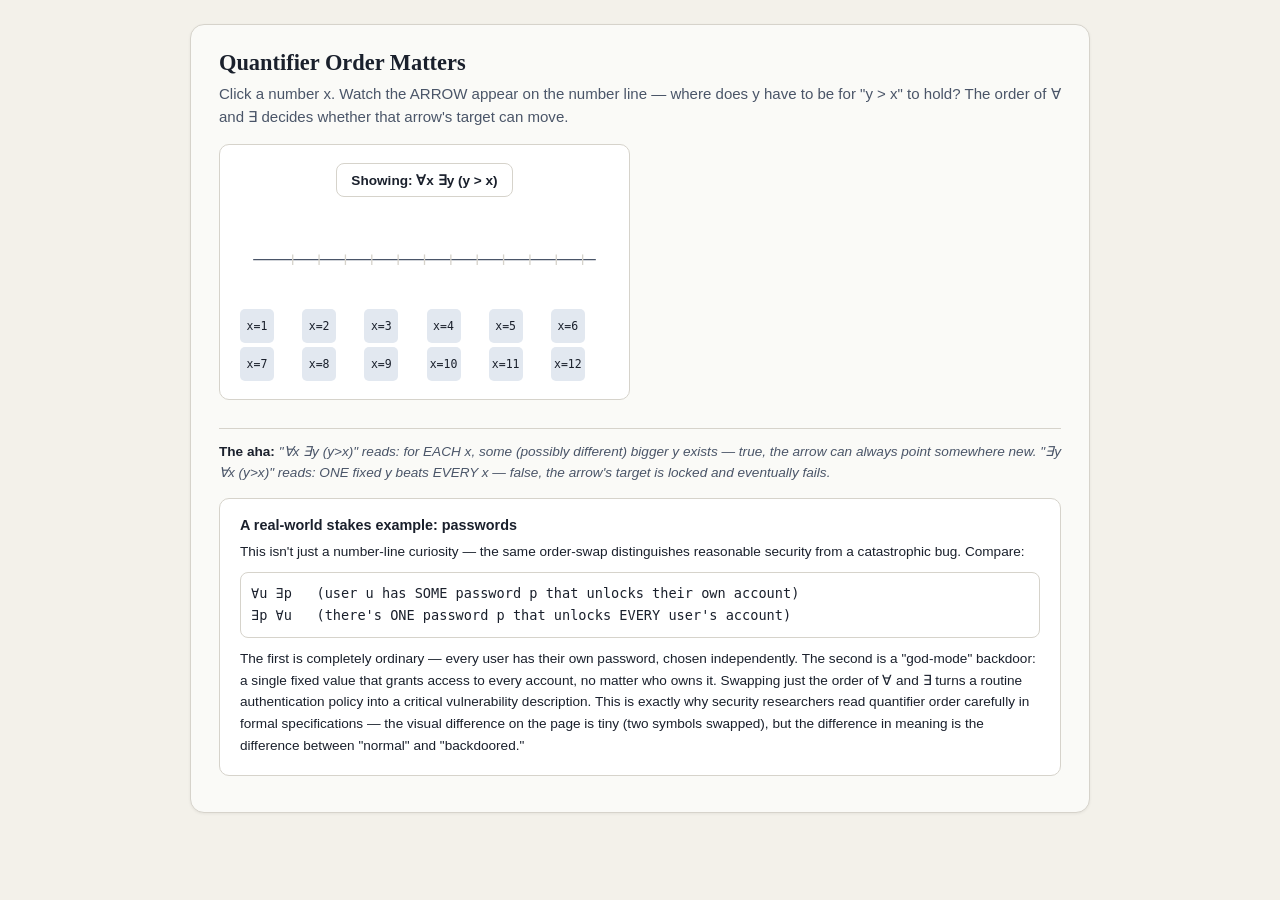
<file: ch07_quantifier_order.html>
<!DOCTYPE html>
<html>
<head>
<meta charset="UTF-8">
<title>Quantifier Order Matters</title>
<style>
:root{
  --part-accent: #4A5568;
  --part-accent-light: #E2E8F0;
  --part-highlight: #D97706;
  --ink: #1A202C;
  --ink-soft: #4A5568;
  --paper: #FAFAF7;
  --paper-raised: #FFFFFF;
  --line: #D6D3CB;
  --good: #15803D;
  --good-bg: #DCFCE7;
  --bad: #B91C1C;
  --bad-bg: #FEE2E2;
  --info-bg: #EFF6FF;
  --info-ink: #1E40AF;
  --radius: 10px;
  --font-serif: Georgia, 'Iowan Old Style', 'Palatino Linotype', serif;
  --font-sans: -apple-system, BlinkMacSystemFont, 'Segoe UI', sans-serif;
  --font-mono: 'SF Mono', 'Cascadia Code', Menlo, monospace;
}
*{box-sizing:border-box;}
body{ margin:0; padding:24px; background:#F3F1EA; font-family:var(--font-sans); color:var(--ink); }
.mb-widget{ max-width:900px; margin:0 auto; background:var(--paper); border:1px solid var(--line); border-radius:14px; padding:24px 28px 22px; box-shadow:0 1px 3px rgba(0,0,0,0.06); }
.mb-title{ font-family:var(--font-serif); font-size:1.4rem; font-weight:700; color:var(--ink); margin-bottom:6px; line-height:1.25; }
.mb-sub{ font-size:0.94rem; color:var(--ink-soft); line-height:1.5; margin-bottom:16px; }
.mb-stage{ background:var(--paper-raised); border:1px solid var(--line); border-radius:var(--radius); padding:18px 20px; margin-bottom:14px; }
.mb-controls{ display:flex; gap:8px; flex-wrap:wrap; margin-top:10px; }
.mb-btn{ font-family:var(--font-sans); font-size:0.85rem; font-weight:600; padding:8px 14px; border-radius:8px; border:1px solid var(--line); background:#fff; color:var(--ink); cursor:pointer; transition:all .15s; }
.mb-btn:hover{ border-color:var(--part-accent); background:var(--part-accent-light); }
.mb-btn.primary{ background:var(--part-accent); color:#fff; border-color:var(--part-accent); }
.mb-btn.primary:hover{ opacity:0.9; }
.mb-btn:disabled{ opacity:0.45; cursor:not-allowed; }
.mb-feedback{ display:none; margin-top:12px; padding:12px 14px; border-radius:8px; font-size:0.87rem; line-height:1.55; }
.mb-feedback.show{ display:block; animation:fadeIn .25s ease; }
.mb-feedback.good{ background:var(--good-bg); color:#14532D; border:1px solid #86EFAC; }
.mb-feedback.bad{ background:var(--bad-bg); color:#7F1D1D; border:1px solid #FCA5A5; }
.mb-feedback.info{ background:var(--info-bg); color:var(--info-ink); border:1px solid #BFDBFE; }
.mb-caption{ margin-top:14px; padding-top:12px; border-top:1px solid var(--line); font-size:0.85rem; color:var(--ink-soft); line-height:1.55; font-style:italic; }
.mb-caption strong{ font-style:normal; color:var(--ink); }
@keyframes fadeIn{ from{opacity:0; transform:translateY(-3px);} to{opacity:1; transform:translateY(0);} }
.predict-row{ display:flex; gap:8px; margin-bottom:12px; flex-wrap:wrap; }
.predict-chip{ flex:1; min-width:100px; padding:10px; border:2px solid var(--line); border-radius:8px; text-align:center; cursor:pointer; font-weight:600; font-size:0.85rem; transition:all .15s; background:#fff; }
.predict-chip:hover{ border-color:var(--part-highlight); }
.predict-chip.selected{ border-color:var(--part-accent); background:var(--part-accent-light); }
.predict-chip.correct{ border-color:var(--good); background:var(--good-bg); }
.predict-chip.incorrect{ border-color:var(--bad); background:var(--bad-bg); }
.badge{ display:inline-block; padding:2px 8px; border-radius:99px; font-size:0.7rem; font-weight:700; letter-spacing:0.02em; }
.badge.good{ background:var(--good-bg); color:var(--good); }
.badge.bad{ background:var(--bad-bg); color:var(--bad); }

/* Side-by-side layout utilities — use these instead of centering narrow content in a wide shell */
.mb-two-col{ display:grid; grid-template-columns:1fr 1fr; gap:20px; align-items:start; }
.mb-two-col.uneven-left{ grid-template-columns:1.3fr 1fr; }
.mb-two-col.uneven-right{ grid-template-columns:1fr 1.3fr; }
@media (max-width:640px){ .mb-two-col{ grid-template-columns:1fr; } }
.mb-col{ min-width:0; }
.mb-svg-wrap{ width:100%; }
.mb-svg-wrap svg{ width:100%; height:auto; display:block; }

body{ margin:0; padding:24px; background:#F3F1EA; }
.num-cell{ width:34px; height:34px; display:flex; align-items:center; justify-content:center; font-family:var(--font-mono); font-size:0.72rem; border-radius:5px; background:var(--part-accent-light); cursor:pointer; }
.num-cell.highlighted{ background:var(--part-highlight); color:#fff; }
.grid-num{ display:grid; grid-template-columns:repeat(6, 1fr); gap:4px; margin-top:10px; }
</style>
</head>
<body>
<div class="mb-widget">
  <div class="mb-title">Quantifier Order Matters</div>
  <div class="mb-sub">Click a number x. Watch the ARROW appear on the number line — where does y have to be for "y &gt; x" to hold? The order of ∀ and ∃ decides whether that arrow's target can move.</div>

  <div class="mb-two-col">
    <div class="mb-col">
      <div class="mb-stage">
        <div style="text-align:center; margin-bottom:10px;">
          <button class="mb-btn" id="orderBtn" onclick="toggleOrder()">Showing: ∀x ∃y (y &gt; x)</button>
        </div>
        <div class="mb-svg-wrap"><svg id="lineSvg" viewBox="0 0 280 70"></svg></div>
        <div class="grid-num" id="numGrid"></div>
      </div>
    </div>
    <div class="mb-col">
      <div id="fb" class="mb-feedback"></div>
    </div>
  </div>
  <div class="mb-caption">
    <strong>The aha:</strong> "∀x ∃y (y&gt;x)" reads: for EACH x, some (possibly different) bigger y exists — true, the arrow can always point somewhere new. "∃y ∀x (y&gt;x)" reads: ONE fixed y beats EVERY x — false, the arrow's target is locked and eventually fails.
  </div>

  <div class="mb-stage" style="margin-top:14px;">
    <div style="font-weight:600; font-size:0.9rem; margin-bottom:8px;">A real-world stakes example: passwords</div>
    <div style="font-size:0.85rem; line-height:1.6;">
      This isn't just a number-line curiosity — the same order-swap distinguishes reasonable security from a catastrophic bug. Compare:
      <div style="font-family:var(--font-mono); background:#fff; border:1px solid var(--line); border-radius:8px; padding:10px; margin:10px 0;">
        ∀u ∃p &nbsp; (user u has SOME password p that unlocks their own account)<br>
        ∃p ∀u &nbsp; (there's ONE password p that unlocks EVERY user's account)
      </div>
      The first is completely ordinary — every user has their own password, chosen independently. The second is a "god-mode" backdoor: a single fixed value that grants access to every account, no matter who owns it. Swapping just the order of ∀ and ∃ turns a routine authentication policy into a critical vulnerability description. This is exactly why security researchers read quantifier order carefully in formal specifications — the visual difference on the page is tiny (two symbols swapped), but the difference in meaning is the difference between "normal" and "backdoored."
    </div>
  </div>
</div>

<script>
let order = 'forall-exists';
let fixedY = 5;

function drawLine(currentX, currentY, holds){
  const svg = document.getElementById('lineSvg');
  svg.innerHTML = '';
  const ns='http://www.w3.org/2000/svg';
  const el=(tag,attrs)=>{ const e=document.createElementNS(ns,tag); for(const k in attrs) e.setAttribute(k,attrs[k]); return e; };
  const toX = v => 20+v*20;
  svg.appendChild(el('line',{x1:10,y1:40,x2:270,y2:40, stroke:'var(--ink-soft)'}));
  for(let v=1;v<=12;v++){
    svg.appendChild(el('line',{x1:toX(v),y1:36,x2:toX(v),y2:44, stroke:'var(--line)'}));
  }
  if(order==='exists-forall'){
    svg.appendChild(el('line',{x1:toX(fixedY),y1:15,x2:toX(fixedY),y2:40, stroke:'var(--part-highlight)','stroke-width':2}));
    const yLabel = el('text',{x:toX(fixedY),y:12,'text-anchor':'middle','font-size':9, fill:'var(--part-highlight)'});
    yLabel.textContent = `y=${fixedY} (fixed first!)`;
    svg.appendChild(yLabel);
  }
  if(currentX !== undefined){
    svg.appendChild(el('circle',{cx:toX(currentX),cy:40,r:5, fill:'var(--part-accent)'}));
    if(currentY !== undefined){
      svg.appendChild(el('line',{x1:toX(currentX),y1:40,x2:toX(currentY),y2:40, stroke: holds?'var(--good)':'var(--bad)','stroke-width':3}));
      svg.appendChild(el('circle',{cx:toX(currentY),cy:40,r:5, fill: holds?'var(--good)':'var(--bad)'}));
    }
  }
}
function toggleOrder(){
  order = order === 'forall-exists' ? 'exists-forall' : 'forall-exists';
  document.getElementById('orderBtn').textContent = order === 'forall-exists'
    ? 'Showing: ∀x ∃y (y > x)'
    : 'Showing: ∃y ∀x (y > x)';
  render();
  drawLine();
}
function render(){
  const grid = document.getElementById('numGrid');
  grid.innerHTML = '';
  for(let x=1;x<=12;x++){
    const cell = document.createElement('div');
    cell.className = 'num-cell';
    cell.textContent = 'x='+x;
    cell.onclick = ()=> demo(x, cell);
    grid.appendChild(cell);
  }
}
function demo(x, cell){
  document.querySelectorAll('.num-cell').forEach(c=>c.classList.remove('highlighted'));
  cell.classList.add('highlighted');
  const fb = document.getElementById('fb');
  if(order === 'forall-exists'){
    const y = x+1;
    drawLine(x,y,true);
    fb.className = 'mb-feedback show good';
    fb.innerHTML = `For x=${x}, choose y=${y} (arrow moves freely). Since ${y}&gt;${x}, satisfied. Every x you click gets its OWN fresh y — that's what "∃y" AFTER "∀x" allows.`;
  } else {
    const holds = fixedY > x;
    drawLine(x,fixedY,holds);
    fb.className = `mb-feedback show ${holds?'good':'bad'}`;
    fb.innerHTML = holds
      ? `With y FIXED at ${fixedY} (chosen before any x), x=${x} is beaten: ${fixedY}&gt;${x}. ✓`
      : `With y FIXED at ${fixedY}, x=${x} is NOT beaten: ${fixedY} is not &gt; ${x}. ✗ This single fixed y fails to dominate every x — exactly why "∃y ∀x" is false, no matter which y you'd fixed.`;
  }
}
render();
drawLine();
</script>
</body>
</html>
</file>
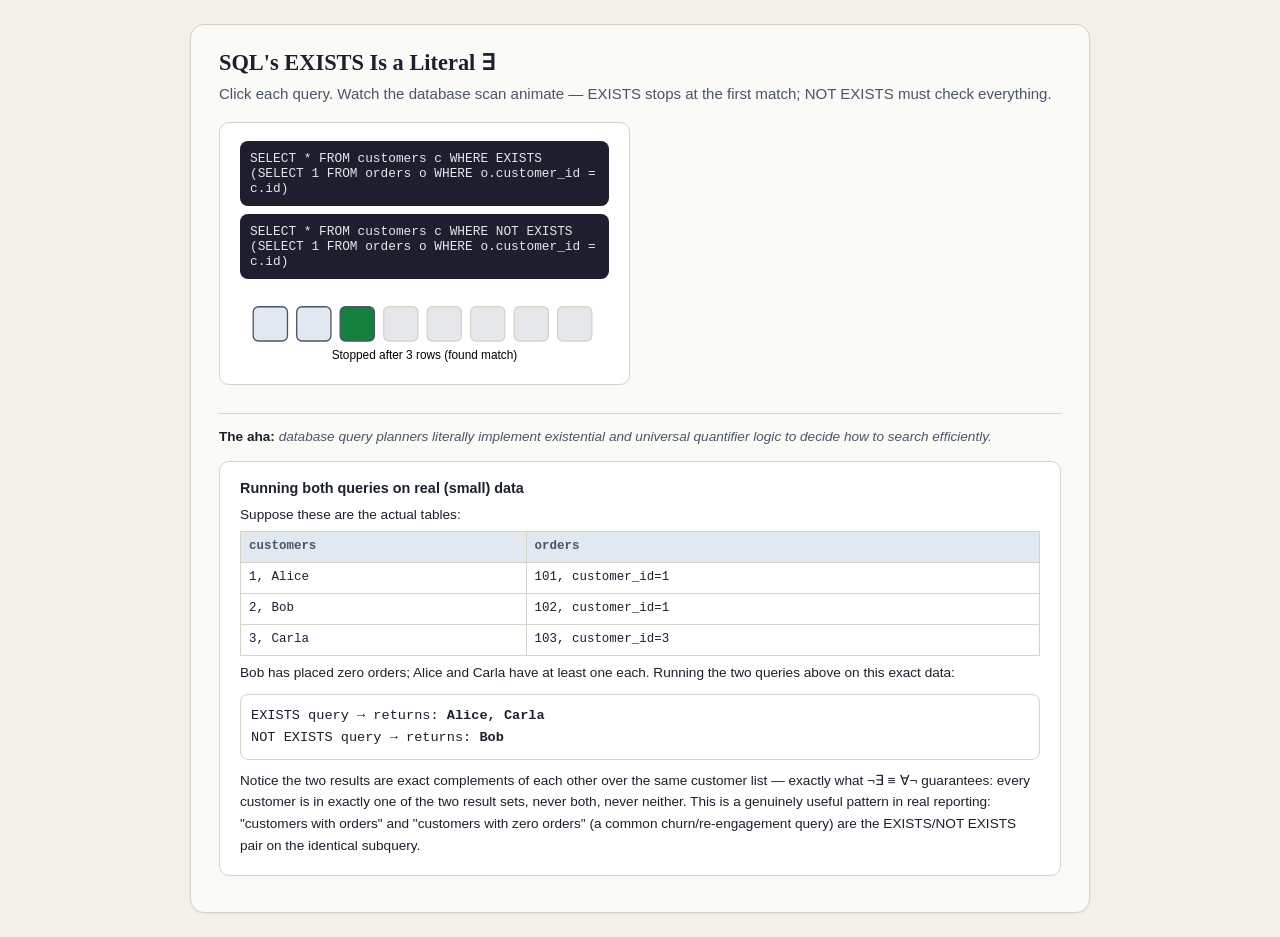
<file: ch07_sql_exists_quantifier.html>
<!DOCTYPE html>
<html>
<head>
<meta charset="UTF-8">
<title>SQL's EXISTS Is a Literal ∃</title>
<style>
:root{
  --part-accent: #4A5568;
  --part-accent-light: #E2E8F0;
  --part-highlight: #D97706;
  --ink: #1A202C;
  --ink-soft: #4A5568;
  --paper: #FAFAF7;
  --paper-raised: #FFFFFF;
  --line: #D6D3CB;
  --good: #15803D;
  --good-bg: #DCFCE7;
  --bad: #B91C1C;
  --bad-bg: #FEE2E2;
  --info-bg: #EFF6FF;
  --info-ink: #1E40AF;
  --radius: 10px;
  --font-serif: Georgia, 'Iowan Old Style', 'Palatino Linotype', serif;
  --font-sans: -apple-system, BlinkMacSystemFont, 'Segoe UI', sans-serif;
  --font-mono: 'SF Mono', 'Cascadia Code', Menlo, monospace;
}
*{box-sizing:border-box;}
body{ margin:0; padding:24px; background:#F3F1EA; font-family:var(--font-sans); color:var(--ink); }
.mb-widget{ max-width:900px; margin:0 auto; background:var(--paper); border:1px solid var(--line); border-radius:14px; padding:24px 28px 22px; box-shadow:0 1px 3px rgba(0,0,0,0.06); }
.mb-title{ font-family:var(--font-serif); font-size:1.4rem; font-weight:700; color:var(--ink); margin-bottom:6px; line-height:1.25; }
.mb-sub{ font-size:0.94rem; color:var(--ink-soft); line-height:1.5; margin-bottom:16px; }
.mb-stage{ background:var(--paper-raised); border:1px solid var(--line); border-radius:var(--radius); padding:18px 20px; margin-bottom:14px; }
.mb-controls{ display:flex; gap:8px; flex-wrap:wrap; margin-top:10px; }
.mb-btn{ font-family:var(--font-sans); font-size:0.85rem; font-weight:600; padding:8px 14px; border-radius:8px; border:1px solid var(--line); background:#fff; color:var(--ink); cursor:pointer; transition:all .15s; }
.mb-btn:hover{ border-color:var(--part-accent); background:var(--part-accent-light); }
.mb-btn.primary{ background:var(--part-accent); color:#fff; border-color:var(--part-accent); }
.mb-btn.primary:hover{ opacity:0.9; }
.mb-btn:disabled{ opacity:0.45; cursor:not-allowed; }
.mb-feedback{ display:none; margin-top:12px; padding:12px 14px; border-radius:8px; font-size:0.87rem; line-height:1.55; }
.mb-feedback.show{ display:block; animation:fadeIn .25s ease; }
.mb-feedback.good{ background:var(--good-bg); color:#14532D; border:1px solid #86EFAC; }
.mb-feedback.bad{ background:var(--bad-bg); color:#7F1D1D; border:1px solid #FCA5A5; }
.mb-feedback.info{ background:var(--info-bg); color:var(--info-ink); border:1px solid #BFDBFE; }
.mb-caption{ margin-top:14px; padding-top:12px; border-top:1px solid var(--line); font-size:0.85rem; color:var(--ink-soft); line-height:1.55; font-style:italic; }
.mb-caption strong{ font-style:normal; color:var(--ink); }
@keyframes fadeIn{ from{opacity:0; transform:translateY(-3px);} to{opacity:1; transform:translateY(0);} }
.predict-row{ display:flex; gap:8px; margin-bottom:12px; flex-wrap:wrap; }
.predict-chip{ flex:1; min-width:100px; padding:10px; border:2px solid var(--line); border-radius:8px; text-align:center; cursor:pointer; font-weight:600; font-size:0.85rem; transition:all .15s; background:#fff; }
.predict-chip:hover{ border-color:var(--part-highlight); }
.predict-chip.selected{ border-color:var(--part-accent); background:var(--part-accent-light); }
.predict-chip.correct{ border-color:var(--good); background:var(--good-bg); }
.predict-chip.incorrect{ border-color:var(--bad); background:var(--bad-bg); }
.badge{ display:inline-block; padding:2px 8px; border-radius:99px; font-size:0.7rem; font-weight:700; letter-spacing:0.02em; }
.badge.good{ background:var(--good-bg); color:var(--good); }
.badge.bad{ background:var(--bad-bg); color:var(--bad); }

/* Side-by-side layout utilities — use these instead of centering narrow content in a wide shell */
.mb-two-col{ display:grid; grid-template-columns:1fr 1fr; gap:20px; align-items:start; }
.mb-two-col.uneven-left{ grid-template-columns:1.3fr 1fr; }
.mb-two-col.uneven-right{ grid-template-columns:1fr 1.3fr; }
@media (max-width:640px){ .mb-two-col{ grid-template-columns:1fr; } }
.mb-col{ min-width:0; }
.mb-svg-wrap{ width:100%; }
.mb-svg-wrap svg{ width:100%; height:auto; display:block; }

body{ margin:0; padding:24px; background:#F3F1EA; }
.sql-box{ font-family:var(--font-mono); font-size:0.8rem; background:#1E1E2E; color:#E5E7EB; border-radius:8px; padding:10px; margin-bottom:8px; cursor:pointer; }
table.mini{ width:100%; border-collapse:collapse; font-family:var(--font-mono); font-size:0.78rem; margin:6px 0; }
table.mini th, table.mini td{ border:1px solid var(--line); padding:5px 8px; text-align:left; }
table.mini th{ background:var(--part-accent-light); color:var(--part-accent); }
</style>
</head>
<body>
<div class="mb-widget">
  <div class="mb-title">SQL's EXISTS Is a Literal ∃</div>
  <div class="mb-sub">Click each query. Watch the database scan animate — EXISTS stops at the first match; NOT EXISTS must check everything.</div>

  <div class="mb-two-col">
    <div class="mb-col">
      <div class="mb-stage">
        <div id="queriesContainer"></div>
        <div class="mb-svg-wrap"><svg id="scanSvg" viewBox="0 0 280 60"></svg></div>
      </div>
    </div>
    <div class="mb-col">
      <div id="fb" class="mb-feedback"></div>
    </div>
  </div>
  <div class="mb-caption">
    <strong>The aha:</strong> database query planners literally implement existential and universal quantifier logic to decide how to search efficiently.
  </div>

  <div class="mb-stage" style="margin-top:14px;">
    <div style="font-weight:600; font-size:0.9rem; margin-bottom:8px;">Running both queries on real (small) data</div>
    <div style="font-size:0.85rem; line-height:1.6;">
      Suppose these are the actual tables:
      <table class="mini">
        <tr><th>customers</th><th>orders</th></tr>
        <tr><td>1, Alice</td><td>101, customer_id=1</td></tr>
        <tr><td>2, Bob</td><td>102, customer_id=1</td></tr>
        <tr><td>3, Carla</td><td>103, customer_id=3</td></tr>
      </table>
      Bob has placed zero orders; Alice and Carla have at least one each. Running the two queries above on this exact data:
      <div style="font-family:var(--font-mono); background:#fff; border:1px solid var(--line); border-radius:8px; padding:10px; margin:10px 0;">
        EXISTS query → returns: <strong>Alice, Carla</strong><br>
        NOT EXISTS query → returns: <strong>Bob</strong>
      </div>
      Notice the two results are exact complements of each other over the same customer list — exactly what ¬∃ ≡ ∀¬ guarantees: every customer is in exactly one of the two result sets, never both, never neither. This is a genuinely useful pattern in real reporting: "customers with orders" and "customers with zero orders" (a common churn/re-engagement query) are the EXISTS/NOT EXISTS pair on the identical subquery.
    </div>
  </div>
</div>

<script>
const queries = [
  {sql:"SELECT * FROM customers c WHERE EXISTS (SELECT 1 FROM orders o WHERE o.customer_id = c.id)",
   logic:"∃ o ∈ orders such that o.customer_id = c.id",
   explain:"Literal existential quantifier. The database can stop the instant it finds ONE matching order — the treasure-hunter's 'success on first match' behavior.",
   stopEarly:true},
  {sql:"SELECT * FROM customers c WHERE NOT EXISTS (SELECT 1 FROM orders o WHERE o.customer_id = c.id)",
   logic:"¬∃ o, equivalently ∀ o ∈ orders, o.customer_id ≠ c.id",
   explain:"By ¬∃≡∀¬, this becomes a universal claim in disguise: EVERY order must fail to match. The database must check ALL orders — the inspector's exhaustive-check behavior.",
   stopEarly:false}
];
function animateScan(stopEarly){
  const svg = document.getElementById('scanSvg');
  svg.innerHTML='';
  const ns='http://www.w3.org/2000/svg';
  const el=(tag,attrs)=>{ const e=document.createElementNS(ns,tag); for(const k in attrs) e.setAttribute(k,attrs[k]); return e; };
  const n=8, stopAt = stopEarly ? 3 : n;
  for(let i=0;i<n;i++){
    const x = 10+i*33;
    svg.appendChild(el('rect',{x,y:15,width:26,height:26,rx:4, fill: i<stopAt?(stopEarly&&i===stopAt-1?'var(--good)':'var(--part-accent-light)'):'#E5E7EB', stroke: i<stopAt?'var(--part-accent)':'var(--line)'}));
  }
  const label = el('text',{x:140,y:55,'text-anchor':'middle','font-size':9});
  label.textContent = stopEarly ? `Stopped after ${stopAt} rows (found match)` : `Checked all ${n} rows (no match found anywhere)`;
  svg.appendChild(label);
}
function render(){
  const container = document.getElementById('queriesContainer');
  container.innerHTML = '';
  queries.forEach((q,i)=>{
    const div = document.createElement('div');
    div.className = 'sql-box';
    div.textContent = q.sql;
    div.onclick = ()=> reveal(i);
    container.appendChild(div);
  });
}
function reveal(i){
  const q = queries[i];
  animateScan(q.stopEarly);
  const fb = document.getElementById('fb');
  fb.className = 'mb-feedback show good';
  fb.innerHTML = `<strong>Quantifier form:</strong> ${q.logic}<br>${q.explain}`;
}
render();
animateScan(true);
</script>
</body>
</html>
</file>
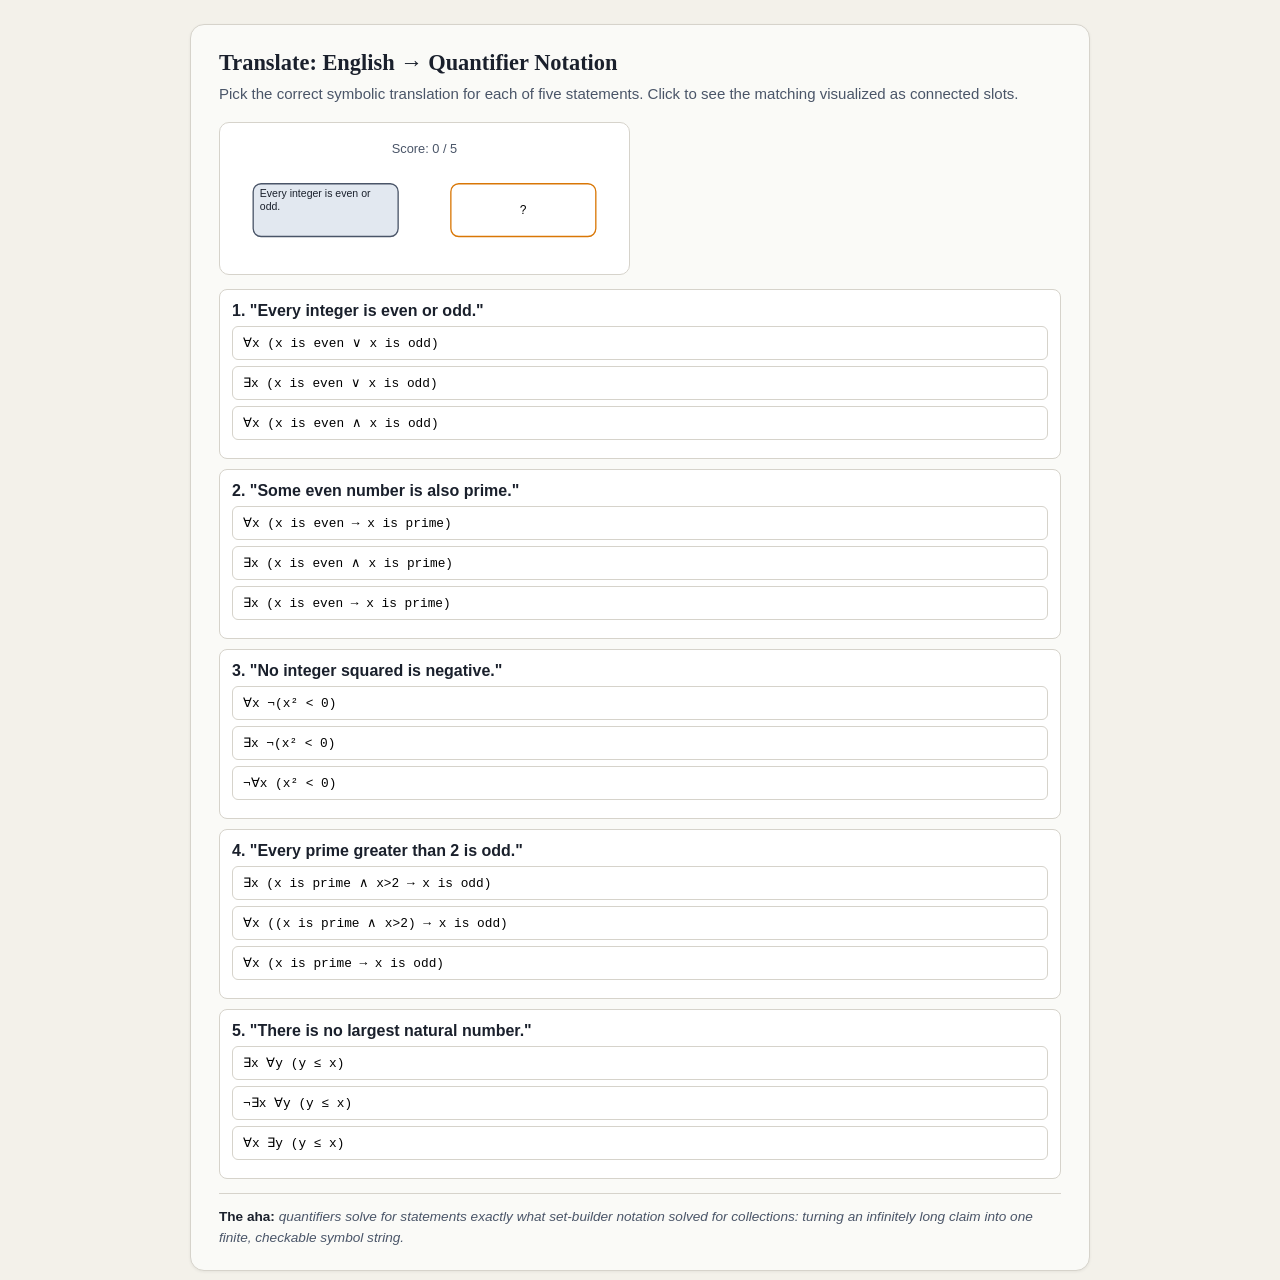
<file: ch07_translation_practice.html>
<!DOCTYPE html>
<html>
<head>
<meta charset="UTF-8">
<title>Translate: English → Quantifier Notation</title>
<style>
:root{
  --part-accent: #4A5568;
  --part-accent-light: #E2E8F0;
  --part-highlight: #D97706;
  --ink: #1A202C;
  --ink-soft: #4A5568;
  --paper: #FAFAF7;
  --paper-raised: #FFFFFF;
  --line: #D6D3CB;
  --good: #15803D;
  --good-bg: #DCFCE7;
  --bad: #B91C1C;
  --bad-bg: #FEE2E2;
  --info-bg: #EFF6FF;
  --info-ink: #1E40AF;
  --radius: 10px;
  --font-serif: Georgia, 'Iowan Old Style', 'Palatino Linotype', serif;
  --font-sans: -apple-system, BlinkMacSystemFont, 'Segoe UI', sans-serif;
  --font-mono: 'SF Mono', 'Cascadia Code', Menlo, monospace;
}
*{box-sizing:border-box;}
body{ margin:0; padding:24px; background:#F3F1EA; font-family:var(--font-sans); color:var(--ink); }
.mb-widget{ max-width:900px; margin:0 auto; background:var(--paper); border:1px solid var(--line); border-radius:14px; padding:24px 28px 22px; box-shadow:0 1px 3px rgba(0,0,0,0.06); }
.mb-title{ font-family:var(--font-serif); font-size:1.4rem; font-weight:700; color:var(--ink); margin-bottom:6px; line-height:1.25; }
.mb-sub{ font-size:0.94rem; color:var(--ink-soft); line-height:1.5; margin-bottom:16px; }
.mb-stage{ background:var(--paper-raised); border:1px solid var(--line); border-radius:var(--radius); padding:18px 20px; margin-bottom:14px; }
.mb-controls{ display:flex; gap:8px; flex-wrap:wrap; margin-top:10px; }
.mb-btn{ font-family:var(--font-sans); font-size:0.85rem; font-weight:600; padding:8px 14px; border-radius:8px; border:1px solid var(--line); background:#fff; color:var(--ink); cursor:pointer; transition:all .15s; }
.mb-btn:hover{ border-color:var(--part-accent); background:var(--part-accent-light); }
.mb-btn.primary{ background:var(--part-accent); color:#fff; border-color:var(--part-accent); }
.mb-btn.primary:hover{ opacity:0.9; }
.mb-btn:disabled{ opacity:0.45; cursor:not-allowed; }
.mb-feedback{ display:none; margin-top:12px; padding:12px 14px; border-radius:8px; font-size:0.87rem; line-height:1.55; }
.mb-feedback.show{ display:block; animation:fadeIn .25s ease; }
.mb-feedback.good{ background:var(--good-bg); color:#14532D; border:1px solid #86EFAC; }
.mb-feedback.bad{ background:var(--bad-bg); color:#7F1D1D; border:1px solid #FCA5A5; }
.mb-feedback.info{ background:var(--info-bg); color:var(--info-ink); border:1px solid #BFDBFE; }
.mb-caption{ margin-top:14px; padding-top:12px; border-top:1px solid var(--line); font-size:0.85rem; color:var(--ink-soft); line-height:1.55; font-style:italic; }
.mb-caption strong{ font-style:normal; color:var(--ink); }
@keyframes fadeIn{ from{opacity:0; transform:translateY(-3px);} to{opacity:1; transform:translateY(0);} }
.predict-row{ display:flex; gap:8px; margin-bottom:12px; flex-wrap:wrap; }
.predict-chip{ flex:1; min-width:100px; padding:10px; border:2px solid var(--line); border-radius:8px; text-align:center; cursor:pointer; font-weight:600; font-size:0.85rem; transition:all .15s; background:#fff; }
.predict-chip:hover{ border-color:var(--part-highlight); }
.predict-chip.selected{ border-color:var(--part-accent); background:var(--part-accent-light); }
.predict-chip.correct{ border-color:var(--good); background:var(--good-bg); }
.predict-chip.incorrect{ border-color:var(--bad); background:var(--bad-bg); }
.badge{ display:inline-block; padding:2px 8px; border-radius:99px; font-size:0.7rem; font-weight:700; letter-spacing:0.02em; }
.badge.good{ background:var(--good-bg); color:var(--good); }
.badge.bad{ background:var(--bad-bg); color:var(--bad); }

/* Side-by-side layout utilities — use these instead of centering narrow content in a wide shell */
.mb-two-col{ display:grid; grid-template-columns:1fr 1fr; gap:20px; align-items:start; }
.mb-two-col.uneven-left{ grid-template-columns:1.3fr 1fr; }
.mb-two-col.uneven-right{ grid-template-columns:1fr 1.3fr; }
@media (max-width:640px){ .mb-two-col{ grid-template-columns:1fr; } }
.mb-col{ min-width:0; }
.mb-svg-wrap{ width:100%; }
.mb-svg-wrap svg{ width:100%; height:auto; display:block; }

body{ margin:0; padding:24px; background:#F3F1EA; }
.translate-item{ background:#fff; border:1px solid var(--line); border-radius:8px; padding:12px; margin-bottom:10px; }
.opt-btn{ font-family:var(--font-mono); font-size:0.8rem; display:block; width:100%; text-align:left; padding:8px 10px; margin-bottom:6px; border-radius:6px; border:1px solid var(--line); background:#fff; cursor:pointer; }
.opt-btn:disabled{ opacity:0.6; cursor:default; }
</style>
</head>
<body>
<div class="mb-widget">
  <div class="mb-title">Translate: English → Quantifier Notation</div>
  <div class="mb-sub">Pick the correct symbolic translation for each of five statements. Click to see the matching visualized as connected slots.</div>

  <div class="mb-two-col">
    <div class="mb-col">
      <div class="mb-stage">
        <div style="text-align:center; font-size:0.8rem; color:var(--ink-soft); margin-bottom:8px;" id="scoreTrack">Score: 0 / 5</div>
        <div class="mb-svg-wrap"><svg id="matchSvg" viewBox="0 0 280 70"></svg></div>
      </div>
    </div>
    <div class="mb-col">
      <div id="fb" class="mb-feedback"></div>
    </div>
  </div>
  <div id="itemsContainer"></div>
  <div class="mb-caption">
    <strong>The aha:</strong> quantifiers solve for statements exactly what set-builder notation solved for collections: turning an infinitely long claim into one finite, checkable symbol string.
  </div>
</div>

<script>
const items = [
  {en:"Every integer is even or odd.",
   options:["∀x (x is even ∨ x is odd)","∃x (x is even ∨ x is odd)","∀x (x is even ∧ x is odd)"],
   correct:0, explain:"∀x (even ∨ odd) — EVERY integer satisfies (even OR odd). Using ∧ would wrongly claim every integer is both at once."},
  {en:"Some even number is also prime.",
   options:["∀x (x is even → x is prime)","∃x (x is even ∧ x is prime)","∃x (x is even → x is prime)"],
   correct:1, explain:"∃x (even ∧ prime) — AT LEAST ONE number is even AND prime (namely 2)."},
  {en:"No integer squared is negative.",
   options:["∀x ¬(x² < 0)","∃x ¬(x² < 0)","¬∀x (x² < 0)"],
   correct:0, explain:"∀x ¬(x² < 0) — for EVERY integer, its square is NOT negative."},
  {en:"Every prime greater than 2 is odd.",
   options:["∃x (x is prime ∧ x>2 → x is odd)","∀x ((x is prime ∧ x>2) → x is odd)","∀x (x is prime → x is odd)"],
   correct:1, explain:"∀x ((prime ∧ x>2) → odd) — for EVERY x, if it's a prime greater than 2, THEN it's odd. Dropping 'x>2' would wrongly exclude 2, the one even prime — the conditional's hypothesis needs both conditions."},
  {en:"There is no largest natural number.",
   options:["∃x ∀y (y ≤ x)","¬∃x ∀y (y ≤ x)","∀x ∃y (y ≤ x)"],
   correct:1, explain:"¬∃x ∀y (y ≤ x) — it is NOT the case that some x is greater than or equal to every y. Equivalently (by the flip rule from earlier in this chapter) this becomes ∀x ∃y (y > x): this is exactly the domino-bridge proof from Chapter 4, now written in full quantifier notation."}
];
let currentItem = 0;
let answered = {};
let score = 0;

function drawMatch(en, symbol, correct){
  const svg = document.getElementById('matchSvg');
  svg.innerHTML = '';
  const ns='http://www.w3.org/2000/svg';
  const el=(tag,attrs)=>{ const e=document.createElementNS(ns,tag); for(const k in attrs) e.setAttribute(k,attrs[k]); return e; };
  svg.appendChild(el('rect',{x:10,y:15,width:110,height:40,rx:6, fill:'var(--part-accent-light)', stroke:'var(--part-accent)'}));
  const t1 = document.createElementNS(ns,'foreignObject');
  t1.setAttribute('x',15); t1.setAttribute('y',18); t1.setAttribute('width',100); t1.setAttribute('height',34);
  t1.innerHTML = `<div xmlns="http://www.w3.org/1999/xhtml" style="font-size:8px; line-height:1.2;">${en}</div>`;
  svg.appendChild(t1);

  svg.appendChild(el('rect',{x:160,y:15,width:110,height:40,rx:6, fill: correct===null?'#fff':(correct?'#F0FDF4':'#FEF2F2'), stroke: correct===null?'var(--part-highlight)':(correct?'var(--good)':'var(--bad)')}));
  const t2 = el('text',{x:215,y:38,'text-anchor':'middle','font-size':9,'font-family':'monospace'});
  t2.textContent = symbol || '?'; svg.appendChild(t2);

  if(symbol){
    const defs = document.createElementNS(ns,'defs');
    defs.innerHTML = `<marker id="matchArrow" markerWidth="8" markerHeight="8" refX="7" refY="3" orient="auto"><polygon points="0 0, 8 3, 0 6" fill="${correct?'var(--good)':'var(--bad)'}"/></marker>`;
    svg.appendChild(defs);
    svg.appendChild(el('line',{x1:120,y1:35,x2:158,y2:35, stroke: correct?'var(--good)':'var(--bad)','stroke-width':2,'marker-end':'url(#matchArrow)'}));
  }
}
function render(){
  const container = document.getElementById('itemsContainer');
  container.innerHTML = '';
  items.forEach((it,i)=>{
    const div = document.createElement('div');
    div.className = 'translate-item';
    div.innerHTML = `<div style="font-weight:600; margin-bottom:6px;">${i+1}. "${it.en}"</div>` +
      it.options.map((opt,j)=>`<button class="opt-btn" id="opt-${i}-${j}" onclick="check(${i},${j})">${opt}</button>`).join('');
    container.appendChild(div);
  });
}
function check(itemIdx, optIdx){
  if (answered[itemIdx] !== undefined) return;
  const it = items[itemIdx];
  const correct = optIdx === it.correct;
  answered[itemIdx] = correct;
  if (correct) score++;
  document.getElementById('scoreTrack').textContent = `Score: ${score} / ${items.length}`;
  document.querySelectorAll(`[id^="opt-${itemIdx}-"]`).forEach(b=>b.disabled=true);
  drawMatch(it.en, it.options[optIdx], correct);
  const fb = document.getElementById('fb');
  fb.className = `mb-feedback show ${correct?'good':'bad'}`;
  fb.innerHTML = (correct ? '<strong>Correct.</strong> ' : '<strong>Not quite.</strong> ') + it.explain;
  if (Object.keys(answered).length === items.length){
    fb.innerHTML += ` <strong>Final score: ${score}/${items.length}.</strong>`;
  }
}
render();
drawMatch(items[0].en, null, null);
</script>
</body>
</html>
</file>
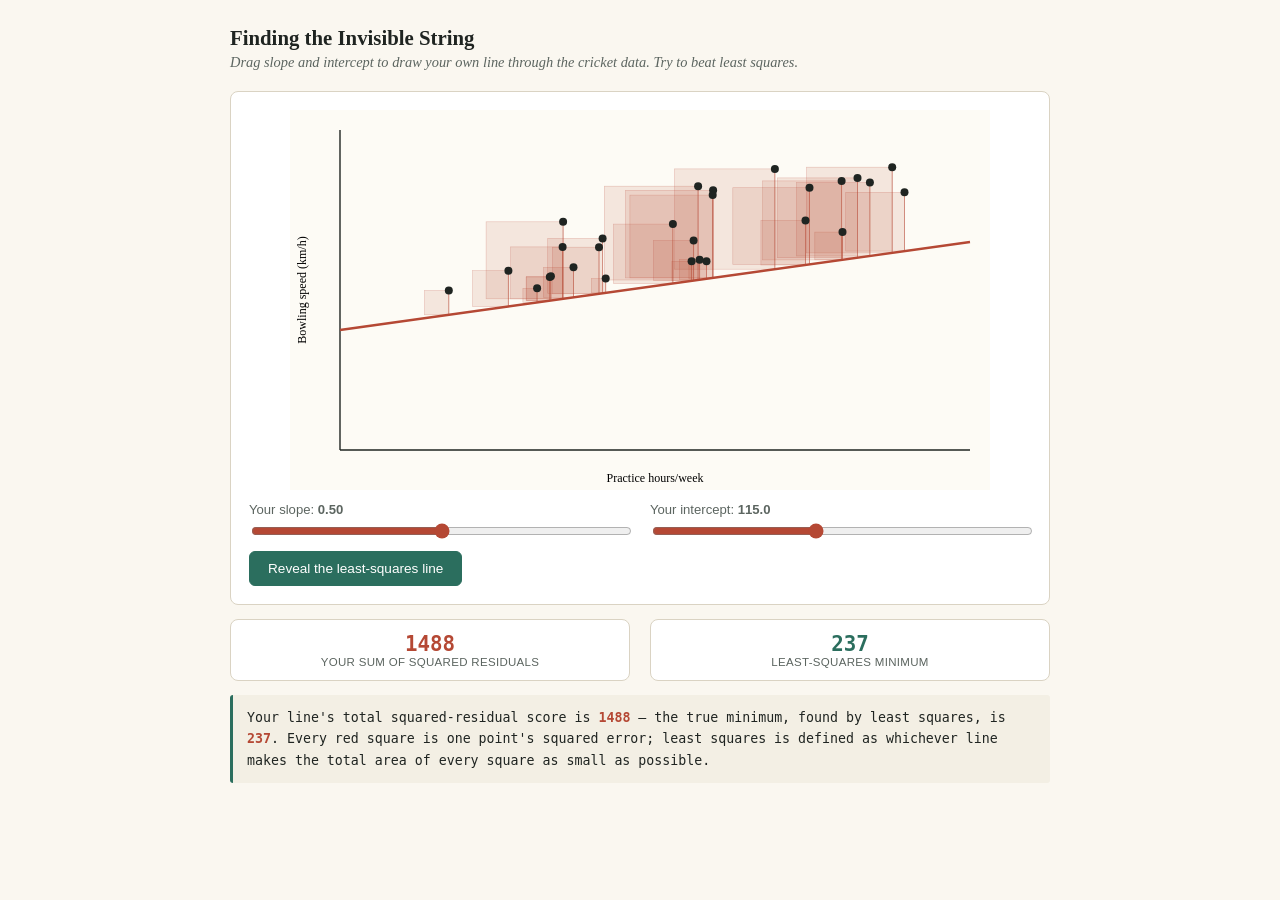
<file: interactive/ch06_least_squares_drag.html>
<!DOCTYPE html>
<html lang="en">
<head>
<meta charset="UTF-8">
<title>Finding the Invisible String</title>
<style>
  :root{
    --paper:#FAF7F0; --ink:#1F2421; --muted:#5C6560;
    --accent:#2B6E5E; --accent2:#B54834; --gold:#C9A24B; --rule:#DAD3C3;
  }
  *{box-sizing:border-box;}
  body{margin:0; background:var(--paper); color:var(--ink);
    font-family:-apple-system,BlinkMacSystemFont,'Segoe UI',sans-serif; padding:26px 20px 40px;}
  .wrap{max-width:820px; margin:0 auto;}
  h1{font-family:Georgia,serif; font-size:1.3rem; margin:0 0 4px;}
  .sub{color:var(--muted); font-size:.9rem; margin:0 0 20px; font-style:italic; font-family:Georgia,serif;}
  .card{background:#fff; border:1px solid var(--rule); border-radius:8px; padding:18px;}
  svg{width:100%; height:380px; display:block;}
  .controls{display:flex; gap:20px; margin-top:12px; flex-wrap:wrap;}
  .ctrl{flex:1 1 260px;}
  label{font-size:.82rem; color:var(--muted); display:block; margin-bottom:4px;}
  input[type=range]{width:100%; accent-color:var(--accent2);}
  button{
    font-family:inherit; font-size:.85rem; padding:9px 18px; border-radius:6px;
    border:1px solid var(--accent); background:var(--accent); color:#fff; cursor:pointer; margin-top:8px;
  }
  .stats{display:flex; gap:20px; margin-top:14px; flex-wrap:wrap;}
  .stat{flex:1 1 200px; background:#fff; border:1px solid var(--rule); border-radius:8px; padding:12px 16px; text-align:center;}
  .stat .v{font-family:'SF Mono',monospace; font-size:1.3rem; font-weight:700;}
  .stat .l{font-size:.72rem; color:var(--muted); text-transform:uppercase; letter-spacing:.3px;}
  .yours .v{color:var(--accent2);}
  .best .v{color:var(--accent);}
  .readout{
    margin-top:14px; font-family:'SF Mono',ui-monospace,Menlo,Consolas,monospace;
    font-size:.83rem; line-height:1.6; background:#F3EFE4;
    border-left:3px solid var(--accent); padding:12px 14px; border-radius:3px;
  }
  .readout b{color:var(--accent2);}
</style>
</head>
<body>
<div class="wrap">
  <h1>Finding the Invisible String</h1>
  <p class="sub">Drag slope and intercept to draw your own line through the cricket data. Try to beat least squares.</p>

  <div class="card">
    <svg id="stage" viewBox="0 0 700 380"></svg>
    <div class="controls">
      <div class="ctrl">
        <label for="slope">Your slope: <b id="slopeVal">0.5</b></label>
        <input type="range" id="slope" min="-1" max="2" value="0.5" step="0.05">
      </div>
      <div class="ctrl">
        <label for="intercept">Your intercept: <b id="interceptVal">115</b></label>
        <input type="range" id="intercept" min="100" max="135" value="115" step="0.5">
      </div>
    </div>
    <button id="showBest">Reveal the least-squares line</button>
  </div>

  <div class="stats">
    <div class="stat yours"><div class="v" id="yourSSE">—</div><div class="l">your sum of squared residuals</div></div>
    <div class="stat best"><div class="v" id="bestSSE">—</div><div class="l">least-squares minimum</div></div>
  </div>

  <div class="readout" id="readout">Adjust the sliders. The shaded squares show each point's squared residual — the actual quantity least squares minimizes.</div>
</div>

<script>
// generate bowler data: hours practice (x) vs speed (y), true slope ~0.8, intercept ~118
const points = [];
for(let i=0;i<28;i++){
  const x = 2 + Math.random()*18;
  const y = 118 + 0.8*x + (Math.random()-0.5)*10;
  points.push({x,y});
}

function leastSquares(pts){
  const n = pts.length;
  const sx = pts.reduce((a,p)=>a+p.x,0);
  const sy = pts.reduce((a,p)=>a+p.y,0);
  const sxy = pts.reduce((a,p)=>a+p.x*p.y,0);
  const sxx = pts.reduce((a,p)=>a+p.x*p.x,0);
  const slope = (n*sxy - sx*sy)/(n*sxx - sx*sx);
  const intercept = (sy - slope*sx)/n;
  return {slope, intercept};
}

const best = leastSquares(points);

const W=700,H=380, padL=50,padR=20,padT=20,padB=40;
const xMin=0,xMax=22, yMin=100,yMax=140;
const xScale = x => padL + ((x-xMin)/(xMax-xMin))*(W-padL-padR);
const yScale = y => H-padB - ((y-yMin)/(yMax-yMin))*(H-padT-padB);

let showBestLine = false;

function sse(slope, intercept){
  return points.reduce((sum,p)=>{
    const pred = slope*p.x + intercept;
    const resid = p.y - pred;
    return sum + resid*resid;
  }, 0);
}

function render(){
  const slope = +document.getElementById('slope').value;
  const intercept = +document.getElementById('intercept').value;
  document.getElementById('slopeVal').textContent = slope.toFixed(2);
  document.getElementById('interceptVal').textContent = intercept.toFixed(1);

  let svgStr = `<rect width="${W}" height="${H}" fill="#fdfbf5"/>`;

  // axes
  svgStr += `<line x1="${padL}" y1="${H-padB}" x2="${W-padR}" y2="${H-padB}" stroke="#1F2421" stroke-width="1.4"/>`;
  svgStr += `<line x1="${padL}" y1="${padT}" x2="${padL}" y2="${H-padB}" stroke="#1F2421" stroke-width="1.4"/>`;
  svgStr += `<text x="${(padL+W-padR)/2}" y="${H-8}" text-anchor="middle" font-family="Georgia,serif" font-size="12">Practice hours/week</text>`;
  svgStr += `<text x="16" y="${(padT+H-padB)/2}" text-anchor="middle" font-family="Georgia,serif" font-size="12" transform="rotate(-90 16 ${(padT+H-padB)/2})">Bowling speed (km/h)</text>`;

  // residual squares first (behind points/line)
  points.forEach(p=>{
    const pred = slope*p.x + intercept;
    const resid = p.y - pred;
    const px = xScale(p.x), py = yScale(p.y), predY = yScale(pred);
    const sqSize = Math.abs(py-predY);
    const sqX = px - sqSize; // draw square to the left, sized by residual
    svgStr += `<rect x="${Math.min(px,px-sqSize).toFixed(1)}" y="${Math.min(py,predY).toFixed(1)}" width="${sqSize.toFixed(1)}" height="${sqSize.toFixed(1)}" fill="#B54834" fill-opacity="0.12" stroke="#B54834" stroke-opacity="0.3" stroke-width="0.6"/>`;
    svgStr += `<line x1="${px.toFixed(1)}" y1="${py.toFixed(1)}" x2="${px.toFixed(1)}" y2="${predY.toFixed(1)}" stroke="#B54834" stroke-width="1" stroke-opacity="0.5"/>`;
  });

  // your line
  const y1 = slope*xMin+intercept, y2 = slope*xMax+intercept;
  svgStr += `<line x1="${xScale(xMin).toFixed(1)}" y1="${yScale(y1).toFixed(1)}" x2="${xScale(xMax).toFixed(1)}" y2="${yScale(y2).toFixed(1)}" stroke="#B54834" stroke-width="2.4"/>`;

  // best line (if revealed)
  if(showBestLine){
    const by1 = best.slope*xMin+best.intercept, by2 = best.slope*xMax+best.intercept;
    svgStr += `<line x1="${xScale(xMin).toFixed(1)}" y1="${yScale(by1).toFixed(1)}" x2="${xScale(xMax).toFixed(1)}" y2="${yScale(by2).toFixed(1)}" stroke="#2B6E5E" stroke-width="2.4" stroke-dasharray="6 3"/>`;
  }

  // points on top
  points.forEach(p=>{
    svgStr += `<circle cx="${xScale(p.x).toFixed(1)}" cy="${yScale(p.y).toFixed(1)}" r="4" fill="#1F2421"/>`;
  });

  document.getElementById('stage').innerHTML = svgStr;

  const yourSSE = sse(slope, intercept);
  const bestSSE = sse(best.slope, best.intercept);
  document.getElementById('yourSSE').textContent = yourSSE.toFixed(0);
  document.getElementById('bestSSE').textContent = bestSSE.toFixed(0);

  const ro = document.getElementById('readout');
  const diff = yourSSE - bestSSE;
  if(diff < 1){
    ro.innerHTML = `You've essentially found the least-squares line yourself — <b>${yourSSE.toFixed(0)}</b> is as low as this data allows.`;
  } else {
    ro.innerHTML = `Your line's total squared-residual score is <b>${yourSSE.toFixed(0)}</b> — the true minimum, found by least squares, is <b>${bestSSE.toFixed(0)}</b>. Every red square is one point's squared error; least squares is defined as whichever line makes the total area of every square as small as possible.`;
  }
}

['slope','intercept'].forEach(id=> document.getElementById(id).addEventListener('input', render));
document.getElementById('showBest').addEventListener('click', ()=>{
  showBestLine = !showBestLine;
  document.getElementById('showBest').textContent = showBestLine ? 'Hide the least-squares line' : 'Reveal the least-squares line';
  render();
});

render();
</script>
</body>
</html>
</file>
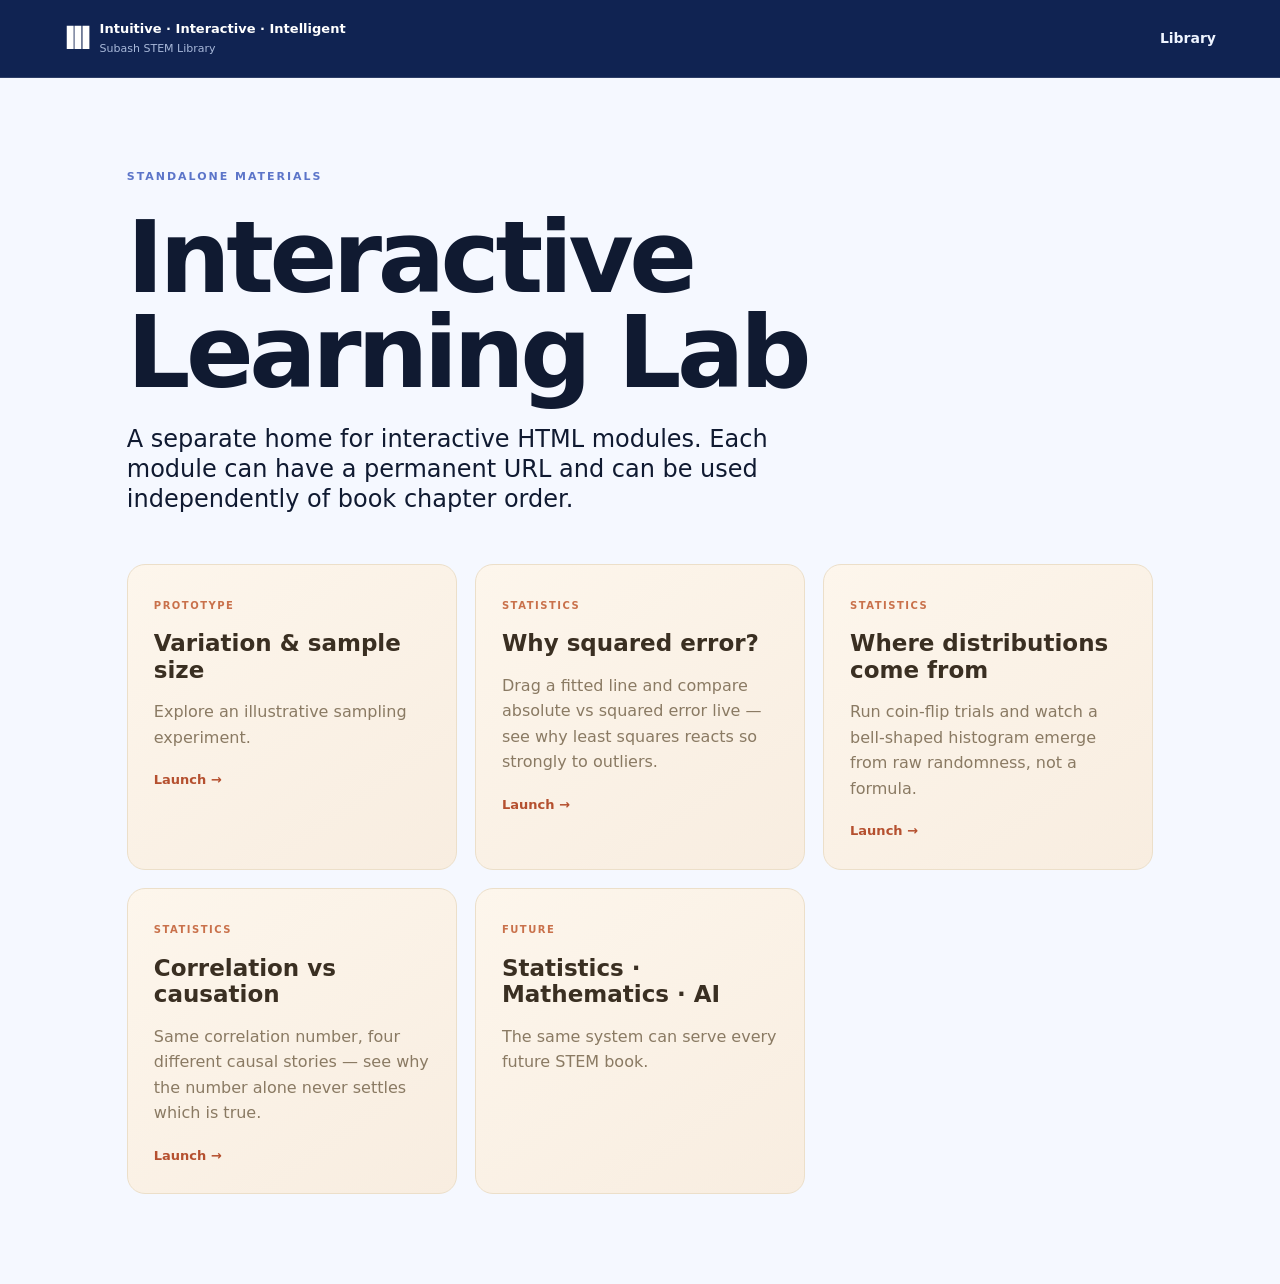
<file: interactive/index-2.html>
<!doctype html><html lang="en"><head><meta charset="utf-8"><meta name="viewport" content="width=device-width,initial-scale=1"><title>Interactive Learning Lab | Subash STEM Library</title><link rel="stylesheet" href="/styles.css"></head><body><header class="site-header"><a class="brand" href="/"><span class="brand-mark">III</span><span><strong>Intuitive · Interactive · Intelligent</strong><small>Subash STEM Library</small></span></a><nav><a href="/">Library</a></nav></header><main class="section"><p class="eyebrow">STANDALONE MATERIALS</p><h1 style="font-size:clamp(52px,8vw,100px);line-height:.95">Interactive<br>Learning Lab</h1><p class="lead">A separate home for interactive HTML modules. Each module can have a permanent URL and can be used independently of book chapter order.</p><div class="module-grid" style="margin-top:50px"><article class="module"><span>PROTOTYPE</span><h3>Variation &amp; sample size</h3><p>Explore an illustrative sampling experiment.</p><a href="/books/statistics/test-chapter/">Launch →</a></article><article class="module"><span>STATISTICS</span><h3>Why squared error?</h3><p>Drag a fitted line and compare absolute vs squared error live — see why least squares reacts so strongly to outliers.</p><a href="/interactive/least-squares/">Launch →</a></article><article class="module"><span>STATISTICS</span><h3>Where distributions come from</h3><p>Run coin-flip trials and watch a bell-shaped histogram emerge from raw randomness, not a formula.</p><a href="/interactive/probability-distributions/">Launch →</a></article><article class="module"><span>STATISTICS</span><h3>Correlation vs causation</h3><p>Same correlation number, four different causal stories — see why the number alone never settles which is true.</p><a href="/interactive/correlation-vs-causation/">Launch →</a></article><article class="module"><span>FUTURE</span><h3>Statistics · Mathematics · AI</h3><p>The same system can serve every future STEM book.</p></article></div></main></body></html>
</file>
<file: styles.css>
:root{--bg:#f5f8ff;--ink:#101a31;--muted:#61708a;--line:#dce5f2;--card:#fff;--navy:#071b4b;--blue:#0b5cff;--cyan:#17c6e8;--gold:#ffca28;--shadow:0 24px 70px rgba(7,27,75,.16)}
*{box-sizing:border-box}html{scroll-behavior:smooth}body{margin:0;background:var(--bg);color:var(--ink);font-family:Inter,ui-sans-serif,system-ui,-apple-system,BlinkMacSystemFont,"Segoe UI",sans-serif;line-height:1.6}.site-header{height:78px;display:flex;align-items:center;justify-content:space-between;padding:0 5vw;border-bottom:1px solid rgba(255,255,255,.12);background:rgba(7,27,75,.96);position:sticky;top:0;z-index:20}.brand{display:flex;align-items:center;gap:12px;color:white;text-decoration:none}.brand-mark{font-size:30px;font-weight:950;letter-spacing:-.11em}.brand strong{display:block;font-size:13px}.brand small{display:block;color:#a9b9da;font-size:11px}nav{display:flex;gap:26px}nav a{color:#eef4ff;text-decoration:none;font-weight:650;font-size:14px}.hero{position:relative;overflow:hidden;min-height:680px;padding:90px 7vw;display:grid;grid-template-columns:1.05fr .75fr;gap:50px;align-items:center;background:radial-gradient(circle at 12% 20%,#164eb9 0,#071b4b 40%,#041331 100%);color:white}.hero:after{content:"";position:absolute;width:500px;height:500px;border-radius:50%;right:-170px;top:-200px;background:radial-gradient(circle,rgba(255,202,40,.22),transparent 65%);pointer-events:none}.hero-copy{position:relative;z-index:2;max-width:700px}.eyebrow{margin:0 0 12px;text-transform:uppercase;letter-spacing:.18em;font-size:11px;font-weight:850;color:#5c75c9}.hero .eyebrow{color:#7de8ff}.iii{font-size:clamp(82px,12vw,150px);line-height:.72;font-weight:950;letter-spacing:-.12em;background:linear-gradient(90deg,#ff8a00,#ffe100,#55e2c1,#52b7ff,#e96cf4);-webkit-background-clip:text;background-clip:text;color:transparent;text-shadow:0 8px 30px rgba(0,0,0,.25)}h1{font-size:clamp(30px,4vw,54px);line-height:1.04;letter-spacing:-.045em;margin:24px 0 18px}.lead{font-size:24px;line-height:1.25;max-width:650px}.sublead{color:#b9c9e5;max-width:600px}.actions,.card-actions{display:flex;gap:14px;align-items:center;flex-wrap:wrap;margin-top:28px}.button{display:inline-block;padding:12px 19px;border-radius:12px;text-decoration:none;font-weight:800;font-size:14px}.primary{background:white;color:var(--navy)}.glass{border:1px solid rgba(255,255,255,.35);color:white;background:rgba(255,255,255,.07);backdrop-filter:blur(8px)}.hero-book{position:relative;z-index:2;display:flex;justify-content:center}.cover-frame{width:min(350px,75vw);padding:8px;border-radius:8px;background:linear-gradient(135deg,#ffffff,#9fdcff 40%,#ffd45e 100%);box-shadow:0 28px 90px rgba(0,0,0,.45);transform:rotate(2deg)}.cover-frame img{display:block;width:100%;height:auto;border-radius:4px}.visual-strip{padding:55px 6vw;background:#eaf2ff}.visual-strip img{display:block;width:min(1500px,100%);margin:auto;border-radius:22px;box-shadow:var(--shadow)}.principles{max-width:1180px;margin:80px auto 20px;padding:0 6vw;display:grid;grid-template-columns:repeat(3,1fr);gap:1px;background:var(--line);border:1px solid var(--line)}.principles>div{background:var(--card);padding:30px}.principles b{font-size:11px;color:#5b4bdb}.principles p,.section-heading p,.book-card p,.module p,.about p{color:var(--muted)}.section{max-width:1180px;margin:auto;padding:90px 6vw}.section-heading{max-width:760px;margin-bottom:38px}.section-heading h2{font-size:clamp(34px,5vw,58px);line-height:1.05;letter-spacing:-.05em;margin:8px 0 14px}.center{text-align:center;margin-left:auto;margin-right:auto}.book-card{display:grid;grid-template-columns:260px 1fr;gap:45px;background:white;padding:34px;border:1px solid var(--line);border-radius:24px;box-shadow:var(--shadow)}.book-visual img{display:block;width:210px;margin:auto;border-radius:4px;box-shadow:0 18px 45px rgba(7,27,75,.2)}.tag,.module span{font-size:10px;font-weight:850;letter-spacing:.15em;color:#5b4bdb}.book-info h3{font-size:32px;line-height:1.08;margin:10px 0}.feature-pills{display:flex;flex-wrap:wrap;gap:8px;margin-top:20px}.feature-pills span{padding:7px 10px;border-radius:999px;background:#edf4ff;color:#315aa6;font-size:12px;font-weight:750}.text-link{color:var(--ink);text-decoration:none;font-weight:750;font-size:14px}.dark{max-width:none;background:var(--navy);color:white}.dark .section-heading p{color:#aebedc}.module-grid{max-width:1080px;margin:auto;display:grid;grid-template-columns:repeat(3,1fr);gap:18px}.module{border:1px solid #ecdfc9;border-radius:18px;padding:26px;background:linear-gradient(145deg,#fdf6ec,#f8ede0)}.module span{color:#c9714b}.module h3{font-size:23px;line-height:1.15;margin:14px 0 10px;color:#3a2f22}.module p{color:#8a7a63}.module a{color:#b5502f;text-decoration:none;font-weight:750;font-size:13px}.about{display:grid;grid-template-columns:1fr .55fr;gap:70px;align-items:center}.about h2{font-size:clamp(34px,5vw,56px);line-height:1.05;letter-spacing:-.05em}.quote-card{background:white;border:1px solid var(--line);border-radius:24px;padding:35px;box-shadow:var(--shadow)}.quote-card span{font-size:50px;font-weight:950;letter-spacing:-.12em}.quote-card p{font-size:27px;line-height:1.25;color:var(--ink)}footer{border-top:1px solid var(--line);padding:30px 6vw;display:flex;justify-content:space-between;color:var(--muted);font-size:12px}@media(max-width:820px){nav{display:none}.hero{grid-template-columns:1fr;padding-top:60px}.hero-book{order:-1}.principles,.module-grid,.about,.book-card{grid-template-columns:1fr}.principles{background:transparent;border:0;gap:12px}.principles>div{border:1px solid var(--line);border-radius:14px}.book-visual img{margin:0;width:min(210px,70vw)}footer{display:block}footer span{display:block;margin-top:5px}.visual-strip{padding:25px 4vw}.visual-strip img{border-radius:12px}}
</file>
